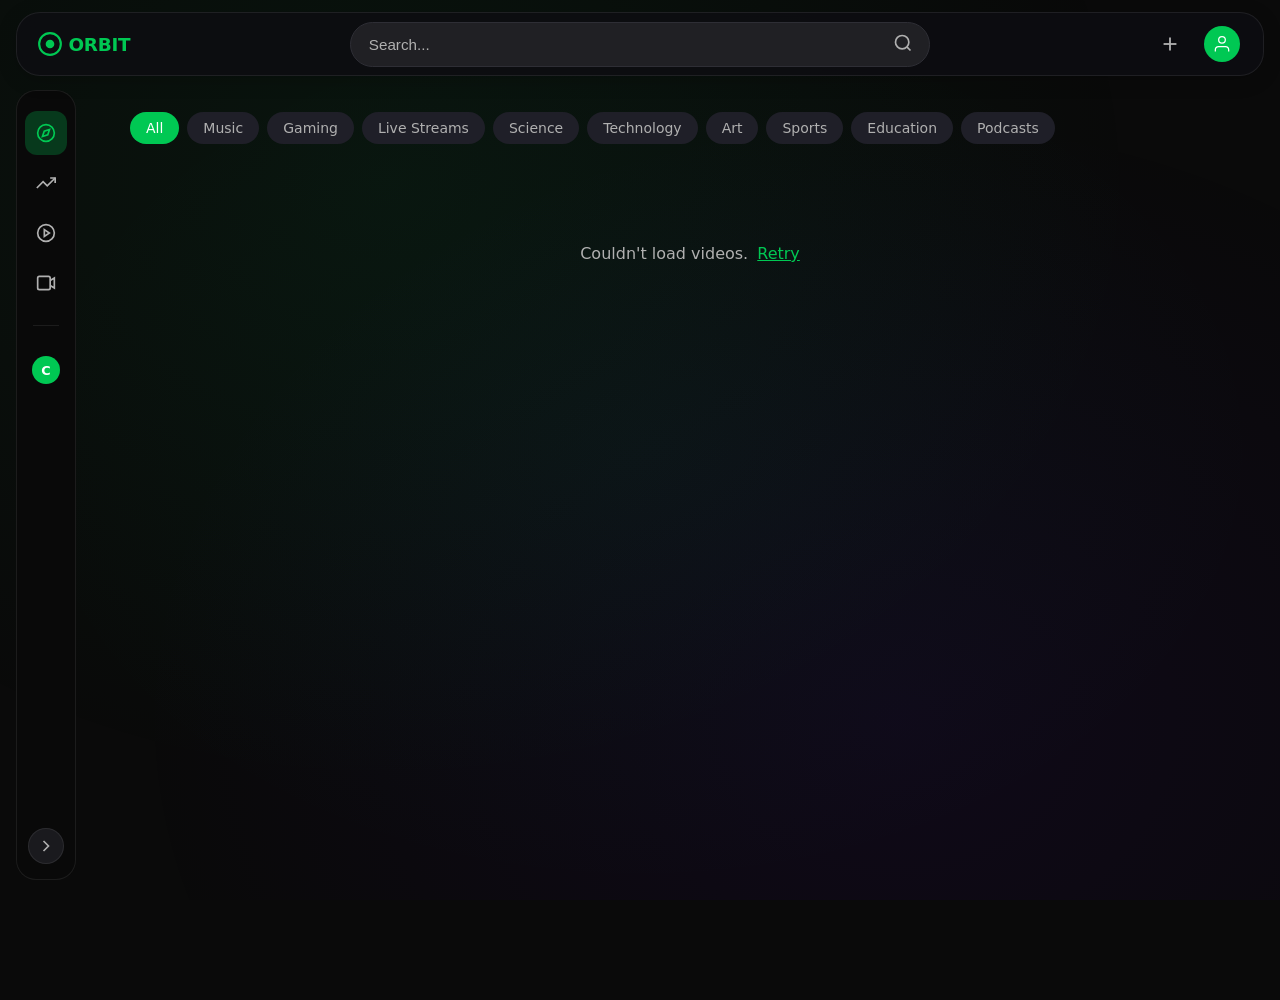
<file: index.html>
<!DOCTYPE html>
<html lang="en" data-theme="dark">
<head>
<meta charset="UTF-8">
<meta name="viewport" content="width=device-width, initial-scale=1.0">
<title>ORBIT — Explore the Universe of Video</title>
<link rel="stylesheet" href="css/main.css">
<link rel="stylesheet" href="css/popups.css">
<link rel="stylesheet" href="css/video-grid.css">
</head>
<body>

<header class="header">
  <div class="header__inner">
    <a href="index.html" class="header__logo">
      <div class="header__logo-fallback">
        <svg width="26" height="26" viewBox="0 0 24 24" fill="none" stroke="currentColor" stroke-width="2"><circle cx="12" cy="12" r="10"/><circle cx="12" cy="12" r="3" fill="currentColor"/></svg>
        <span>ORBIT</span>
      </div>
    </a>
    <div class="header__search">
      <form action="search.html" method="get" style="display:flex;flex:1;align-items:center;">
        <input type="text" name="q" class="header__search-input" placeholder="Search..." autocomplete="off">
        <button type="submit" class="header__search-btn" aria-label="Search">
          <svg width="20" height="20" viewBox="0 0 24 24" fill="none" stroke="currentColor" stroke-width="2"><circle cx="11" cy="11" r="8"/><line x1="21" y1="21" x2="16.65" y2="16.65"/></svg>
        </button>
      </form>
    </div>
    <div class="header__actions">
      <div class="create-container">
        <button class="header__create-btn" id="createBtn" aria-label="Create">
          <svg width="22" height="22" viewBox="0 0 24 24" fill="none" stroke="currentColor" stroke-width="2"><line x1="12" y1="5" x2="12" y2="19"/><line x1="5" y1="12" x2="19" y2="12"/></svg>
        </button>
        <div class="create-dropdown" id="createDropdown">
          <div class="dropdown__section">
            <button class="dropdown__item" data-popup="channelPopup">Create Channel</button>
            <button class="dropdown__item" data-popup="uploadPopup">Upload Video</button>
          </div>
        </div>
      </div>
      <button class="header__profile-btn" id="profileBtn" aria-label="Profile">
        <div class="header__profile-avatar" id="profileAvatar">
          <svg width="20" height="20" viewBox="0 0 24 24" fill="none" stroke="currentColor" stroke-width="1.5"><path d="M20 21v-2a4 4 0 0 0-4-4H8a4 4 0 0 0-4 4v2"/><circle cx="12" cy="7" r="4"/></svg>
        </div>
      </button>
      <div class="dropdown" id="profileDropdown"></div>
    </div>
  </div>
</header>

<aside class="sidebar sidebar--collapsed" id="sidebar">
  <nav class="sidebar__nav">
    <a href="index.html" class="sidebar__item sidebar__item--active">
      <svg width="20" height="20" viewBox="0 0 24 24" fill="none" stroke="currentColor" stroke-width="2"><circle cx="12" cy="12" r="10"/><polygon points="16.24 7.76 14.12 14.12 7.76 16.24 9.88 9.88 16.24 7.76"/></svg>
      <span>Explore</span>
    </a>
    <a href="trending.html" class="sidebar__item">
      <svg width="20" height="20" viewBox="0 0 24 24" fill="none" stroke="currentColor" stroke-width="2"><polyline points="23 6 13.5 15.5 8.5 10.5 1 18"/><polyline points="17 6 23 6 23 12"/></svg>
      <span>Trending</span>
    </a>
    <a href="lives.html" class="sidebar__item">
      <svg width="20" height="20" viewBox="0 0 24 24" fill="none" stroke="currentColor" stroke-width="2"><circle cx="12" cy="12" r="10"/><polygon points="10 8 16 12 10 16 10 8"/></svg>
      <span>Live</span>
    </a>
    <a href="dashboard.html" class="sidebar__item">
      <svg width="20" height="20" viewBox="0 0 24 24" fill="none" stroke="currentColor" stroke-width="2"><rect x="2" y="4" width="15" height="16" rx="2"/><path d="M17 9l5-3v12l-5-3"/></svg>
      <span>Dashboard</span>
    </a>
  </nav>
  <div class="sidebar__divider"></div>
  <div class="sidebar__channels-title">Subscriptions</div>
  <a href="channel.html" class="sidebar__channel"><div class="sidebar__channel-avatar" style="background:#00c853;">C</div><span>Channel Name</span></a>
  <a href="channel.html" class="sidebar__channel hidden-channel" style="display:none;"><div class="sidebar__channel-avatar" style="background:#ff3b30;">M</div><span>Music Lounge</span></a>
  <a href="channel.html" class="sidebar__channel hidden-channel" style="display:none;"><div class="sidebar__channel-avatar" style="background:#6495ed;">S</div><span>Space Today</span></a>
  <button class="sidebar__show-more" id="showMoreChannels">Show more</button>
  <button class="sidebar-toggle" id="sidebarToggle" aria-label="Toggle sidebar">
    <svg width="20" height="20" viewBox="0 0 24 24" fill="none" stroke="currentColor" stroke-width="2"><polyline points="15 18 9 12 15 6"/></svg>
  </button>
</aside>

<main class="main-content" id="mainContent">
  <div class="category-pills" id="categoryPills">
    <button class="category-pill category-pill--active" data-category-id="">All</button>
    <button class="category-pill" data-category-id="1">Music</button>
    <button class="category-pill" data-category-id="2">Gaming</button>
    <button class="category-pill" data-category-id="3">Live Streams</button>
    <button class="category-pill" data-category-id="4">Science</button>
    <button class="category-pill" data-category-id="5">Technology</button>
    <button class="category-pill" data-category-id="6">Art</button>
    <button class="category-pill" data-category-id="7">Sports</button>
    <button class="category-pill" data-category-id="8">Education</button>
    <button class="category-pill" data-category-id="9">Podcasts</button>
  </div>

  <div class="video-grid" id="videoGrid"></div>
  <p class="video-grid-empty" id="videoGridEmpty" hidden>No videos found.</p>
  <p class="video-grid-error" id="videoGridError" hidden>Couldn't load videos. <button class="btn--link" id="videoGridRetry" type="button">Retry</button></p>
  <div id="videoGridSentinel" class="video-grid-sentinel" aria-hidden="true"></div>
</main>

<div class="overlay" id="overlay"></div>
<div class="toast-container" id="toastContainer"></div>
<script src="js/config.js"></script>
<script src="js/core.js"></script>
<script src="js/dropdown.js"></script>
<script src="js/popups.js"></script>
<script src="js/main.js"></script>
<script src="js/videos-feed.js" defer></script>
<script src="js/channels.js" defer></script>
</body>
</html>
</file>
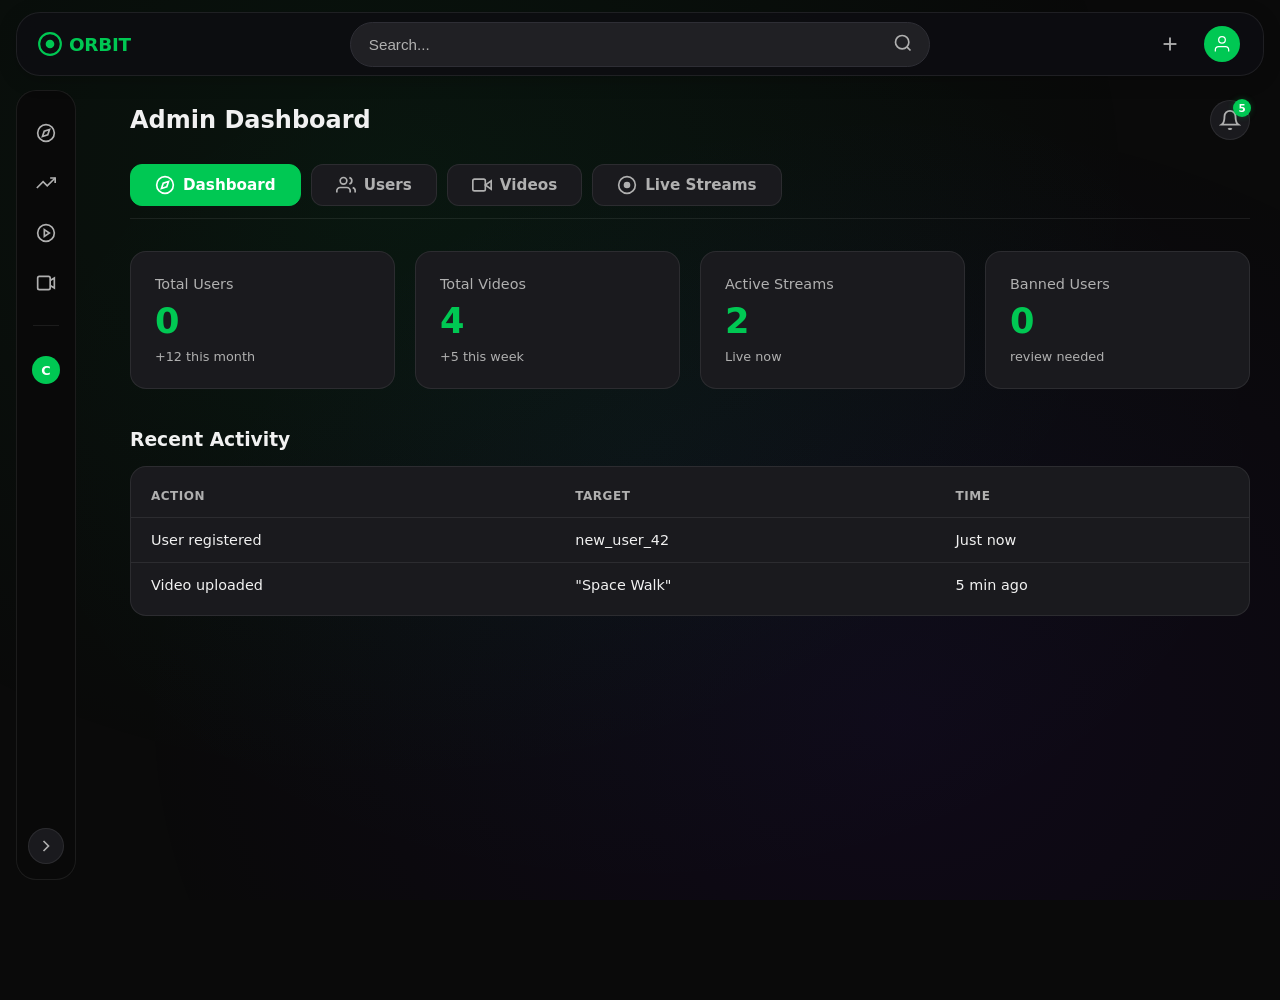
<file: adminpanel.html>
<!DOCTYPE html>
<html lang="en" data-theme="dark">
<head>
<meta charset="UTF-8">
<meta name="viewport" content="width=device-width, initial-scale=1.0">
<title>ORBIT — Admin Panel</title>
<link rel="stylesheet" href="css/main.css">
<link rel="stylesheet" href="css/popups.css">
<link rel="stylesheet" href="css/admin.css">
</head>
<body>

<header class="header">
  <div class="header__inner">
    <a href="index.html" class="header__logo"><div class="header__logo-fallback"><svg width="26" height="26" viewBox="0 0 24 24" fill="none" stroke="currentColor" stroke-width="2"><circle cx="12" cy="12" r="10"/><circle cx="12" cy="12" r="3" fill="currentColor"/></svg><span>ORBIT</span></div></a>
    <div class="header__search">
      <form action="search.html" method="get" style="display:flex;flex:1;align-items:center;">
        <input type="text" name="q" class="header__search-input" placeholder="Search..." autocomplete="off">
        <button type="submit" class="header__search-btn" aria-label="Search"><svg width="20" height="20" viewBox="0 0 24 24" fill="none" stroke="currentColor" stroke-width="2"><circle cx="11" cy="11" r="8"/><line x1="21" y1="21" x2="16.65" y2="16.65"/></svg></button>
      </form>
    </div>
    <div class="header__actions">
      <div class="create-container">
        <button class="header__create-btn" id="createBtn" aria-label="Create"><svg width="22" height="22" viewBox="0 0 24 24" fill="none" stroke="currentColor" stroke-width="2"><line x1="12" y1="5" x2="12" y2="19"/><line x1="5" y1="12" x2="19" y2="12"/></svg></button>
        <div class="create-dropdown" id="createDropdown"><div class="dropdown__section"><button class="dropdown__item" data-popup="channelPopup">Create Channel</button><button class="dropdown__item" data-popup="uploadPopup">Upload Video</button><button class="dropdown__item" data-popup="shortPopup">Upload Short</button><button class="dropdown__item" data-popup="postPopup">Community Post</button></div></div>
      </div>
      <button class="header__profile-btn" id="profileBtn" aria-label="Profile"><div class="header__profile-avatar" id="profileAvatar"><svg width="20" height="20" viewBox="0 0 24 24" fill="none" stroke="currentColor" stroke-width="1.5"><path d="M20 21v-2a4 4 0 0 0-4-4H8a4 4 0 0 0-4 4v2"/><circle cx="12" cy="7" r="4"/></svg></div></button>
      <div class="dropdown" id="profileDropdown"></div>
    </div>
  </div>
</header>

<aside class="sidebar sidebar--collapsed" id="sidebar">
  <nav class="sidebar__nav">
    <a href="index.html" class="sidebar__item"><svg width="20" height="20" viewBox="0 0 24 24" fill="none" stroke="currentColor" stroke-width="2"><circle cx="12" cy="12" r="10"/><polygon points="16.24 7.76 14.12 14.12 7.76 16.24 9.88 9.88 16.24 7.76"/></svg><span>Explore</span></a>
    <a href="trending.html" class="sidebar__item"><svg width="20" height="20" viewBox="0 0 24 24" fill="none" stroke="currentColor" stroke-width="2"><polyline points="23 6 13.5 15.5 8.5 10.5 1 18"/><polyline points="17 6 23 6 23 12"/></svg><span>Trending</span></a>
    <a href="lives.html" class="sidebar__item"><svg width="20" height="20" viewBox="0 0 24 24" fill="none" stroke="currentColor" stroke-width="2"><circle cx="12" cy="12" r="10"/><polygon points="10 8 16 12 10 16 10 8"/></svg><span>Live</span></a>
    <a href="dashboard.html" class="sidebar__item"><svg width="20" height="20" viewBox="0 0 24 24" fill="none" stroke="currentColor" stroke-width="2"><rect x="2" y="4" width="15" height="16" rx="2"/><path d="M17 9l5-3v12l-5-3"/></svg><span>Dashboard</span></a>
  </nav>
  <div class="sidebar__divider"></div>
  <div class="sidebar__channels-title">Subscriptions</div>
  <a href="channel.html" class="sidebar__channel"><div class="sidebar__channel-avatar" style="background:#00c853;">C</div><span>Channel Name</span></a>
  <a href="channel.html" class="sidebar__channel hidden-channel" style="display:none;"><div class="sidebar__channel-avatar" style="background:#ff3b30;">M</div><span>Music Lounge</span></a>
  <a href="channel.html" class="sidebar__channel hidden-channel" style="display:none;"><div class="sidebar__channel-avatar" style="background:#6495ed;">S</div><span>Space Today</span></a>
  <button class="sidebar__show-more" id="showMoreChannels">Show more</button>
  <button class="sidebar-toggle" id="sidebarToggle" aria-label="Toggle sidebar"><svg width="20" height="20" viewBox="0 0 24 24" fill="none" stroke="currentColor" stroke-width="2"><polyline points="15 18 9 12 15 6"/></svg></button>
</aside>

<main class="admin-panel">
  <div class="admin-header">
    <h2>Admin Dashboard</h2>
    <div class="admin-notif-btn" id="adminNotifBtn">
      <svg width="22" height="22" viewBox="0 0 24 24" fill="none" stroke="currentColor" stroke-width="2"><path d="M18 8A6 6 0 0 0 6 8c0 7-3 9-3 9h18s-3-2-3-9"/><path d="M13.73 21a2 2 0 0 1-3.46 0"/></svg>
      <span class="notif-badge" id="notifBadge">0</span>
      <div class="notif-dropdown" id="notifDropdown">
        <div style="padding:8px 12px; font-weight:700; border-bottom:1px solid var(--border-color);">Notifications</div>
        <div id="notifList"></div>
        <div style="padding:8px 12px; text-align:center; font-size:0.8rem; color:var(--accent);">View all</div>
      </div>
    </div>
  </div>

  <nav class="admin-nav">
    <button class="admin-nav-item active" data-section="dashboard"><svg width="20" height="20" viewBox="0 0 24 24" fill="none" stroke="currentColor" stroke-width="2"><circle cx="12" cy="12" r="10"/><polygon points="16.24 7.76 14.12 14.12 7.76 16.24 9.88 9.88 16.24 7.76"/></svg>Dashboard</button>
    <button class="admin-nav-item" data-section="users"><svg width="20" height="20" viewBox="0 0 24 24" fill="none" stroke="currentColor" stroke-width="2"><path d="M17 21v-2a4 4 0 0 0-4-4H5a4 4 0 0 0-4 4v2"/><circle cx="9" cy="7" r="4"/><path d="M23 21v-2a4 4 0 0 0-3-3.87"/><path d="M16 3.13a4 4 0 0 1 0 7.75"/></svg>Users</button>
    <button class="admin-nav-item" data-section="videos"><svg width="20" height="20" viewBox="0 0 24 24" fill="none" stroke="currentColor" stroke-width="2"><polygon points="23 7 16 12 23 17 23 7"/><rect x="1" y="5" width="15" height="14" rx="2" ry="2"/></svg>Videos</button>
    <button class="admin-nav-item" data-section="live"><svg width="20" height="20" viewBox="0 0 24 24" fill="none" stroke="currentColor" stroke-width="2"><circle cx="12" cy="12" r="10"/><circle cx="12" cy="12" r="3" fill="currentColor"/></svg>Live Streams</button>
  </nav>

  <div id="adminSections">
    <section class="admin-section active" id="section-dashboard">
      <div class="stats-grid">
        <div class="stat-card"><span class="stat-label">Total Users</span><span class="stat-value" id="totalUsers">0</span><span class="stat-change">+12 this month</span></div>
        <div class="stat-card"><span class="stat-label">Total Videos</span><span class="stat-value" id="totalVideos">0</span><span class="stat-change">+5 this week</span></div>
        <div class="stat-card"><span class="stat-label">Active Streams</span><span class="stat-value">2</span><span class="stat-change">Live now</span></div>
        <div class="stat-card"><span class="stat-label">Banned Users</span><span class="stat-value" id="bannedCount">0</span><span class="stat-change">review needed</span></div>
      </div>
      <h3 style="margin-bottom:16px;">Recent Activity</h3>
      <div class="table-container"><table><thead><tr><th>Action</th><th>Target</th><th>Time</th></tr></thead><tbody id="recentActivity"></tbody></table></div>
    </section>

    <section class="admin-section" id="section-users">
      <div class="admin-search">
        <input type="text" class="admin-search-input" id="userSearch" placeholder="Search users...">
        <select class="filter-select" id="userRoleFilter"><option value="all">All Roles</option><option value="user">User</option><option value="admin">Admin</option></select>
        <select class="filter-select" id="userStatusFilter"><option value="all">All Status</option><option value="active">Active</option><option value="banned">Banned</option></select>
      </div>
      <div id="resultsCount" style="margin: 8px 0; color: var(--text-secondary); font-size: 0.9rem;"></div>
      <div class="table-container"><table><thead><tr><th>ID</th><th>Username</th><th>Email</th><th>Role</th><th>Status</th><th>Streaming</th><th>Joined</th><th>Actions</th></tr></thead><tbody id="userTableBody"></tbody></table></div>
      <div id="pagination" style="margin-top: 16px; display: flex; justify-content: center; gap: 8px;"></div>
    </section>

    <section class="admin-section" id="section-videos">
      <div class="admin-search">
        <input type="text" class="admin-search-input" id="videoSearch" placeholder="Search videos...">
        <select class="filter-select" id="videoStatusFilter"><option value="all">All</option><option value="public">Public</option><option value="unlisted">Unlisted</option><option value="private">Private</option></select>
      </div>
      <div class="table-container"><table><thead><tr><th>ID</th><th>Title</th><th>Channel</th><th>Views</th><th>Uploaded</th><th>Status</th><th>Actions</th></tr></thead><tbody id="videoTableBody"></tbody></table></div>
    </section>

    <section class="admin-section" id="section-live">
      <div class="admin-search"><input type="text" class="admin-search-input" id="liveSearch" placeholder="Search live streams..."></div>
      <div class="table-container"><table><thead><tr><th>ID</th><th>Title</th><th>Streamer</th><th>Viewers</th><th>Uptime</th><th>Restriction</th><th>Actions</th></tr></thead><tbody id="liveTableBody"></tbody></table></div>
    </section>
  </div>
  <div id="toastContainer" style="position:fixed; bottom:24px; right:24px; z-index:10000; display:flex; flex-direction:column; gap:8px;"></div>
</main>

<!-- Modals -->
<div class="modal-overlay" id="banModalOverlay"><div class="modal"><h3>🚫 Ban User</h3><form id="banForm"><div class="form-group"><label>User</label><input type="text" id="banUsername" readonly class="admin-search-input"></div><div class="form-group"><label>Duration (days)</label><input type="number" id="banDuration" class="admin-search-input" placeholder="Leave empty for permanent"></div><div class="checkbox-group"><input type="checkbox" id="banPermanent"><label for="banPermanent">Permanent ban</label></div><div class="modal-actions"><button type="button" class="btn-secondary" id="closeBanModal">Cancel</button><button type="submit" class="btn-danger">Ban</button></div></form></div></div>

<div class="modal-overlay" id="editUserModalOverlay"><div class="modal"><h3>✏️ Edit User</h3><form id="editUserForm"><input type="hidden" id="editUserId"><div class="form-group"><label>Username</label><input type="text" id="editUsername" class="admin-search-input" required></div><div class="form-group"><label>Email</label><input type="email" id="editEmail" class="admin-search-input" required></div><div class="form-group"><label>Role</label><select id="editRole" class="filter-select" style="width:100%;"><option value="user">User</option><option value="admin">Admin</option></select></div><div class="form-group"><label>Status</label><select id="editStatus" class="filter-select" style="width:100%;"><option value="active">Active</option><option value="banned">Banned</option></select></div><div class="form-group"><label>Channel Name</label><input type="text" id="editChannel" class="admin-search-input"></div><div class="form-group"><label>Handle</label><input type="text" id="editHandle" class="admin-search-input"></div><div class="form-group"><label>Bio</label><textarea id="editBio" rows="2"></textarea></div><div class="modal-actions"><button type="button" class="btn-secondary" id="closeEditUserModal">Cancel</button><button type="submit" class="btn btn--primary">Save</button></div></form></div></div>

<div class="modal-overlay" id="editVideoModalOverlay"><div class="modal"><h3>📹 Edit Video</h3><form id="editVideoForm"><input type="hidden" id="editVideoId"><div class="form-group"><label>Title</label><input type="text" id="editVideoTitle" class="admin-search-input" required></div><div class="form-group"><label>Channel</label><input type="text" id="editVideoChannel" class="admin-search-input" required></div><div class="form-group"><label>Visibility</label><select id="editVideoStatus" class="filter-select" style="width:100%;"><option value="public">Public</option><option value="unlisted">Unlisted</option><option value="private">Private</option></select></div><div class="modal-actions"><button type="button" class="btn-secondary" id="closeEditVideoModal">Cancel</button><button type="submit" class="btn btn--primary">Save</button></div></form></div></div>

<div class="modal-overlay" id="copyrightModalOverlay"><div class="modal"><h3>⚠️ Video Copyright</h3><form id="copyrightForm"><input type="hidden" id="copyrightVideoId"><div class="form-group"><label>Video</label><input type="text" id="copyrightVideoTitle" readonly class="admin-search-input"></div><div class="form-group"><label>Copyright Type</label><select id="copyrightType" class="filter-select" style="width:100%;"><option value="no-copyright">No Copyright</option><option value="copyright-free">Copyright Free</option><option value="copyright-income">Copyright Income</option><option value="copyright-remove">Copyright Remove</option></select></div><div class="form-group"><label>Description</label><textarea id="copyrightDescription" rows="3" placeholder="Explain..."></textarea></div><div class="modal-actions"><button type="button" class="btn-secondary" id="closeCopyrightModal">Cancel</button><button type="submit" class="btn-danger">Submit Claim</button></div></form></div></div>

<div class="modal-overlay" id="editLiveModalOverlay"><div class="modal"><h3>🔴 Edit Stream</h3><form id="editLiveForm"><input type="hidden" id="editLiveId"><div class="form-group"><label>Title</label><input type="text" id="editLiveTitle" class="admin-search-input" required></div><div class="form-group"><label>Streamer</label><input type="text" id="editLiveStreamer" class="admin-search-input" required></div><div class="checkbox-group"><input type="checkbox" id="editLiveAgeRestricted"><label for="editLiveAgeRestricted">Age Restrict</label></div><div class="checkbox-group"><input type="checkbox" id="editLiveChatEnabled"><label for="editLiveChatEnabled">Chat Enabled</label></div><div class="modal-actions"><button type="button" class="btn-secondary" id="closeEditLiveModal">Cancel</button><button type="submit" class="btn btn--primary">Save</button></div></form></div></div>

<div class="modal-overlay" id="liveCopyrightModalOverlay"><div class="modal"><h3>⚠️ Live Copyright</h3><form id="liveCopyrightForm"><input type="hidden" id="liveCopyrightStreamId"><div class="form-group"><label>Stream</label><input type="text" id="liveCopyrightStreamTitle" readonly class="admin-search-input"></div><div class="form-group"><label>Copyright Type</label><select id="liveCopyrightType" class="filter-select" style="width:100%;"><option value="no-copyright">No Copyright</option><option value="copyright-free">Copyright Free</option><option value="copyright-income">Copyright Income</option><option value="copyright-remove">Copyright Remove</option></select></div><div class="form-group"><label>Description</label><textarea id="liveCopyrightDescription" rows="3" placeholder="Explain..."></textarea></div><div class="modal-actions"><button type="button" class="btn-secondary" id="closeLiveCopyrightModal">Cancel</button><button type="submit" class="btn-danger">Submit Claim</button></div></form></div></div>

<div class="modal-overlay" id="messageModalOverlay"><div class="modal"><h3>💬 Private Message</h3><form id="messageForm"><input type="hidden" id="messageStreamId"><div class="form-group"><label>Stream</label><input type="text" id="messageStreamTitle" readonly class="admin-search-input"></div><div class="form-group"><label>Message</label><textarea id="messageText" rows="3" placeholder="Type your message..." required></textarea></div><div class="modal-actions"><button type="button" class="btn-secondary" id="closeMessageModal">Cancel</button><button type="submit" class="btn btn--primary">Send</button></div></form></div></div>

<div class="overlay" id="overlay"></div>
<script src="js/config.js"></script>
<script src="js/core.js"></script>
<script src="js/dropdown.js"></script>
<script src="js/popups.js"></script>
<script src="js/admin.js"></script>
<script src="js/channels.js" defer></script>
</body>
</html>
</file>
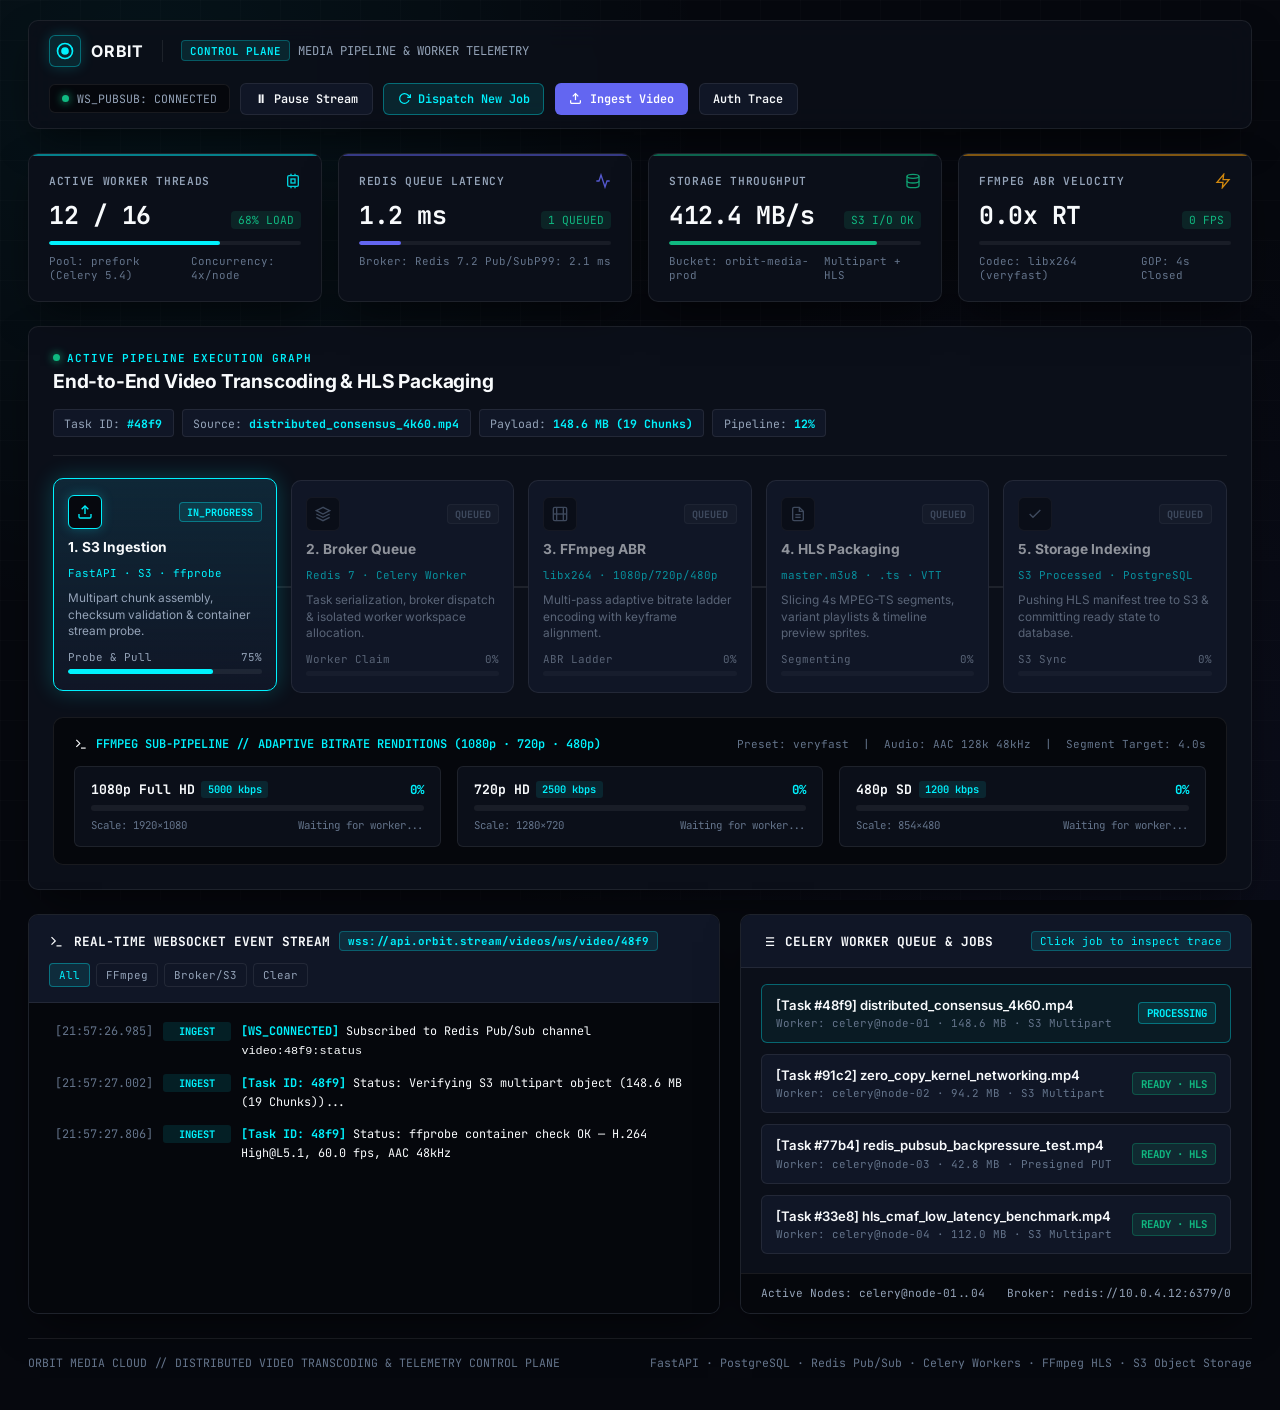
<file: dashboard.html>
<!DOCTYPE html>
<html lang="en" data-theme="dark">
<head>
  <meta charset="UTF-8">
  <meta name="viewport" content="width=device-width, initial-scale=1.0">
  <meta name="description" content="Orbit System Control Dashboard — Real-time video ingestion, Redis broker telemetry, Celery worker states, and FFmpeg HLS transcoding pipeline.">
  <title>ORBIT — System Control &amp; Pipeline Dashboard</title>

  <!-- Typography: Inter & JetBrains Mono -->
  <link rel="preconnect" href="https://fonts.googleapis.com">
  <link rel="preconnect" href="https://fonts.gstatic.com" crossorigin>
  <link href="https://fonts.googleapis.com/css2?family=Inter:wght@400;500;600;700&family=JetBrains+Mono:wght@400;500;600;700&display=swap" rel="stylesheet">

  <!-- System Control Dashboard Stylesheet -->
  <link rel="stylesheet" href="css/dashboard.css">
</head>
<body>

  <!-- Subtle Technical Grid Backdrop -->
  <div class="sys-grid-backdrop" aria-hidden="true"></div>

  <div class="sys-shell">

    <!-- ================================================================
         TOP OPERATIONAL COMMAND HEADER
         ================================================================ -->
    <header class="sys-topbar">
      <div class="sys-topbar__left">
        <a href="index.html" class="sys-brand" aria-label="Orbit Home">
          <div class="sys-brand__logo">
            <svg width="18" height="18" viewBox="0 0 24 24" fill="none" stroke="currentColor" stroke-width="2.2" stroke-linecap="round" stroke-linejoin="round">
              <circle cx="12" cy="12" r="10"></circle>
              <circle cx="12" cy="12" r="4" fill="currentColor"></circle>
            </svg>
          </div>
          <span>ORBIT</span>
        </a>
        <div class="sys-divider" aria-hidden="true"></div>
        <div class="sys-plane-title">
          <span class="sys-plane-badge">CONTROL PLANE</span>
          <span>MEDIA PIPELINE &amp; WORKER TELEMETRY</span>
        </div>
      </div>

      <div class="sys-topbar__right">
        <div class="ws-connection-pill" title="Simulated / Live FastAPI WebSocket Pub/Sub Stream">
          <span class="ws-dot" id="wsHeaderDot"></span>
          <span id="wsHeaderStatus">WS_PUBSUB: CONNECTED</span>
        </div>

        <button type="button" class="sys-btn" id="btnToggleSim" title="Pause or resume real-time simulation">
          <span id="btnToggleSimLabel">⏸ Pause Stream</span>
        </button>

        <button type="button" class="sys-btn sys-btn--neon" id="btnReplayJob" title="Trigger a fresh simulated video transcoding job">
          <svg width="13" height="13" viewBox="0 0 24 24" fill="none" stroke="currentColor" stroke-width="2.3">
            <polyline points="23 4 23 10 17 10"></polyline>
            <path d="M20.49 15a9 9 0 1 1-2.12-9.36L23 10"></path>
          </svg>
          <span>Dispatch New Job</span>
        </button>

        <a href="upload.html" class="sys-btn sys-btn--primary">
          <svg width="13" height="13" viewBox="0 0 24 24" fill="none" stroke="currentColor" stroke-width="2.3">
            <path d="M21 15v4a2 2 0 0 1-2 2H5a2 2 0 0 1-2-2v-4"></path>
            <polyline points="17 8 12 3 7 8"></polyline>
            <line x1="12" y1="3" x2="12" y2="15"></line>
          </svg>
          <span>Ingest Video</span>
        </a>

        <a href="login.html" class="sys-btn" title="View Authentication Architecture Trace">
          <span>Auth Trace</span>
        </a>
      </div>
    </header>

    <!-- ================================================================
         COMPONENT 3: SYSTEM METRICS OVERVIEW (4-CARD TELEMETRY GRID)
         ================================================================ -->
    <section class="metrics-grid" aria-label="System Metrics Overview">

      <!-- Metric 1: Active Worker Threads -->
      <article class="metric-card">
        <div class="metric-card__top">
          <span class="metric-card__label">Active Worker Threads</span>
          <svg class="metric-card__icon" width="16" height="16" viewBox="0 0 24 24" fill="none" stroke="currentColor" stroke-width="2">
            <rect x="4" y="4" width="16" height="16" rx="2" ry="2"></rect>
            <rect x="9" y="9" width="6" height="6"></rect>
            <line x1="9" y1="1" x2="9" y2="4"></line>
            <line x1="15" y1="1" x2="15" y2="4"></line>
            <line x1="9" y1="20" x2="9" y2="23"></line>
            <line x1="15" y1="20" x2="15" y2="23"></line>
          </svg>
        </div>
        <div class="metric-card__value-row">
          <span class="metric-card__value" id="metricWorkers">12 / 16</span>
          <span class="metric-card__delta" id="metricWorkersLoad">75% LOAD</span>
        </div>
        <div class="metric-card__bar">
          <div class="metric-card__bar-fill" id="metricWorkersBar" style="width: 75%;"></div>
        </div>
        <div class="metric-card__meta">
          <span>Pool: prefork (Celery 5.4)</span>
          <span>Concurrency: 4x/node</span>
        </div>
      </article>

      <!-- Metric 2: Redis Queue Latency -->
      <article class="metric-card metric-card--indigo">
        <div class="metric-card__top">
          <span class="metric-card__label">Redis Queue Latency</span>
          <svg class="metric-card__icon" width="16" height="16" viewBox="0 0 24 24" fill="none" stroke="currentColor" stroke-width="2">
            <polyline points="22 12 18 12 15 21 9 3 6 12 2 12"></polyline>
          </svg>
        </div>
        <div class="metric-card__value-row">
          <span class="metric-card__value" id="metricRedisLatency">1.4 ms</span>
          <span class="metric-card__delta" id="metricQueueDepth">0 BACKLOG</span>
        </div>
        <div class="metric-card__bar">
          <div class="metric-card__bar-fill" id="metricRedisBar" style="width: 18%;"></div>
        </div>
        <div class="metric-card__meta">
          <span>Broker: Redis 7.2 Pub/Sub</span>
          <span>P99: 2.1 ms</span>
        </div>
      </article>

      <!-- Metric 3: Storage Throughput -->
      <article class="metric-card metric-card--emerald">
        <div class="metric-card__top">
          <span class="metric-card__label">Storage Throughput</span>
          <svg class="metric-card__icon" width="16" height="16" viewBox="0 0 24 24" fill="none" stroke="currentColor" stroke-width="2">
            <ellipse cx="12" cy="5" rx="9" ry="3"></ellipse>
            <path d="M21 12c0 1.66-4 3-9 3s-9-1.34-9-3"></path>
            <path d="M3 5v14c0 1.66 4 3 9 3s9-1.34 9-3V5"></path>
          </svg>
        </div>
        <div class="metric-card__value-row">
          <span class="metric-card__value" id="metricThroughput">348.2 MB/s</span>
          <span class="metric-card__delta">S3 I/O OK</span>
        </div>
        <div class="metric-card__bar">
          <div class="metric-card__bar-fill" id="metricThroughputBar" style="width: 68%;"></div>
        </div>
        <div class="metric-card__meta">
          <span>Bucket: orbit-media-prod</span>
          <span>Multipart + HLS</span>
        </div>
      </article>

      <!-- Metric 4: FFmpeg Encoding Speed -->
      <article class="metric-card metric-card--amber">
        <div class="metric-card__top">
          <span class="metric-card__label">FFmpeg ABR Velocity</span>
          <svg class="metric-card__icon" width="16" height="16" viewBox="0 0 24 24" fill="none" stroke="currentColor" stroke-width="2">
            <polygon points="13 2 3 14 12 14 11 22 21 10 12 10 13 2"></polygon>
          </svg>
        </div>
        <div class="metric-card__value-row">
          <span class="metric-card__value" id="metricFpsSpeed">3.6x RT</span>
          <span class="metric-card__delta" id="metricFpsValue">216 FPS</span>
        </div>
        <div class="metric-card__bar">
          <div class="metric-card__bar-fill" id="metricFpsBar" style="width: 82%;"></div>
        </div>
        <div class="metric-card__meta">
          <span>Codec: libx264 (veryfast)</span>
          <span>GOP: 4s Closed</span>
        </div>
      </article>

    </section>

    <!-- ================================================================
         COMPONENT 1: ACTIVE PIPELINE MONITOR (END-TO-END NODE GRAPH)
         ================================================================ -->
    <section class="pipeline-monitor-panel" aria-labelledby="pipelineMonitorHeading">
      <div class="panel-header">
        <div class="panel-header__title-group">
          <div class="panel-eyebrow">
            <span class="ws-dot"></span>
            <span>ACTIVE PIPELINE EXECUTION GRAPH</span>
          </div>
          <h1 class="panel-title" id="pipelineMonitorHeading">End-to-End Video Transcoding &amp; HLS Packaging</h1>
        </div>

        <div class="job-context-pills">
          <span class="job-pill">Task ID: <strong id="activeTaskId">#48f9</strong></span>
          <span class="job-pill">Source: <strong id="activeSourceFile">distributed_consensus_4k60.mp4</strong></span>
          <span class="job-pill">Payload: <strong id="activePayloadSize">148.6 MB (19 Chunks)</strong></span>
          <span class="job-pill">Pipeline: <strong id="activeOverallPct">0%</strong></span>
        </div>
      </div>

      <!-- 5-Stage Node Graph -->
      <div class="node-graph" role="list" aria-label="Video processing stages">
        <div class="node-graph__bus" aria-hidden="true">
          <div class="node-graph__bus-progress" id="nodeBusProgress"></div>
        </div>

        <!-- Stage 1: Ingestion -->
        <div class="stage-node is-queued" id="stage-ingest" role="listitem">
          <div class="stage-node__top">
            <div class="stage-node__icon">
              <svg width="16" height="16" viewBox="0 0 24 24" fill="none" stroke="currentColor" stroke-width="2">
                <path d="M21 15v4a2 2 0 0 1-2 2H5a2 2 0 0 1-2-2v-4"></path>
                <polyline points="17 8 12 3 7 8"></polyline>
                <line x1="12" y1="3" x2="12" y2="15"></line>
              </svg>
            </div>
            <span class="stage-node__badge" id="badge-ingest">QUEUED</span>
          </div>
          <div class="stage-node__title">1. S3 Ingestion</div>
          <div class="stage-node__service">FastAPI · S3 · ffprobe</div>
          <p class="stage-node__desc">Multipart chunk assembly, checksum validation &amp; container stream probe.</p>
          <div class="stage-node__progress-wrap">
            <div class="stage-node__progress-meta">
              <span>Probe &amp; Pull</span>
              <span id="pct-ingest">0%</span>
            </div>
            <div class="stage-node__progress-track">
              <div class="stage-node__progress-fill" id="bar-ingest"></div>
            </div>
          </div>
        </div>

        <!-- Stage 2: Queue -->
        <div class="stage-node is-queued" id="stage-queue" role="listitem">
          <div class="stage-node__top">
            <div class="stage-node__icon">
              <svg width="16" height="16" viewBox="0 0 24 24" fill="none" stroke="currentColor" stroke-width="2">
                <polygon points="12 2 2 7 12 12 22 7 12 2"></polygon>
                <polyline points="2 17 12 22 22 17"></polyline>
                <polyline points="2 12 12 17 22 12"></polyline>
              </svg>
            </div>
            <span class="stage-node__badge" id="badge-queue">QUEUED</span>
          </div>
          <div class="stage-node__title">2. Broker Queue</div>
          <div class="stage-node__service">Redis 7 · Celery Worker</div>
          <p class="stage-node__desc">Task serialization, broker dispatch &amp; isolated worker workspace allocation.</p>
          <div class="stage-node__progress-wrap">
            <div class="stage-node__progress-meta">
              <span>Worker Claim</span>
              <span id="pct-queue">0%</span>
            </div>
            <div class="stage-node__progress-track">
              <div class="stage-node__progress-fill" id="bar-queue"></div>
            </div>
          </div>
        </div>

        <!-- Stage 3: FFmpeg Transcoding -->
        <div class="stage-node is-queued" id="stage-transcode" role="listitem">
          <div class="stage-node__top">
            <div class="stage-node__icon">
              <svg width="16" height="16" viewBox="0 0 24 24" fill="none" stroke="currentColor" stroke-width="2">
                <rect x="2" y="2" width="20" height="20" rx="2.18" ry="2.18"></rect>
                <line x1="7" y1="2" x2="7" y2="22"></line>
                <line x1="17" y1="2" x2="17" y2="22"></line>
                <line x1="2" y1="12" x2="22" y2="12"></line>
              </svg>
            </div>
            <span class="stage-node__badge" id="badge-transcode">QUEUED</span>
          </div>
          <div class="stage-node__title">3. FFmpeg ABR</div>
          <div class="stage-node__service">libx264 · 1080p/720p/480p</div>
          <p class="stage-node__desc">Multi-pass adaptive bitrate ladder encoding with keyframe alignment.</p>
          <div class="stage-node__progress-wrap">
            <div class="stage-node__progress-meta">
              <span>ABR Ladder</span>
              <span id="pct-transcode">0%</span>
            </div>
            <div class="stage-node__progress-track">
              <div class="stage-node__progress-fill" id="bar-transcode"></div>
            </div>
          </div>
        </div>

        <!-- Stage 4: HLS Segmenting -->
        <div class="stage-node is-queued" id="stage-hls" role="listitem">
          <div class="stage-node__top">
            <div class="stage-node__icon">
              <svg width="16" height="16" viewBox="0 0 24 24" fill="none" stroke="currentColor" stroke-width="2">
                <path d="M14 2H6a2 2 0 0 0-2 2v16a2 2 0 0 0 2 2h12a2 2 0 0 0 2-2V8z"></path>
                <polyline points="14 2 14 8 20 8"></polyline>
                <line x1="16" y1="13" x2="8" y2="13"></line>
                <line x1="16" y1="17" x2="8" y2="17"></line>
              </svg>
            </div>
            <span class="stage-node__badge" id="badge-hls">QUEUED</span>
          </div>
          <div class="stage-node__title">4. HLS Packaging</div>
          <div class="stage-node__service">master.m3u8 · .ts · VTT</div>
          <p class="stage-node__desc">Slicing 4s MPEG-TS segments, variant playlists &amp; timeline preview sprites.</p>
          <div class="stage-node__progress-wrap">
            <div class="stage-node__progress-meta">
              <span>Segmenting</span>
              <span id="pct-hls">0%</span>
            </div>
            <div class="stage-node__progress-track">
              <div class="stage-node__progress-fill" id="bar-hls"></div>
            </div>
          </div>
        </div>

        <!-- Stage 5: Storage Indexing -->
        <div class="stage-node is-queued" id="stage-index" role="listitem">
          <div class="stage-node__top">
            <div class="stage-node__icon">
              <svg width="16" height="16" viewBox="0 0 24 24" fill="none" stroke="currentColor" stroke-width="2">
                <polyline points="20 6 9 17 4 12"></polyline>
              </svg>
            </div>
            <span class="stage-node__badge" id="badge-index">QUEUED</span>
          </div>
          <div class="stage-node__title">5. Storage Indexing</div>
          <div class="stage-node__service">S3 Processed · PostgreSQL</div>
          <p class="stage-node__desc">Pushing HLS manifest tree to S3 &amp; committing ready state to database.</p>
          <div class="stage-node__progress-wrap">
            <div class="stage-node__progress-meta">
              <span>S3 Sync</span>
              <span id="pct-index">0%</span>
            </div>
            <div class="stage-node__progress-track">
              <div class="stage-node__progress-fill" id="bar-index"></div>
            </div>
          </div>
        </div>
      </div>

      <!-- Multi-Resolution FFmpeg Sub-Pipeline Matrix (1080p, 720p, 480p) -->
      <div class="rendition-matrix" aria-label="FFmpeg Multi-Resolution Encoding Matrix">
        <div class="rendition-matrix__header">
          <div class="rendition-matrix__title">
            <svg width="14" height="14" viewBox="0 0 24 24" fill="none" stroke="currentColor" stroke-width="2">
              <polyline points="4 17 10 11 4 5"></polyline>
              <line x1="12" y1="19" x2="20" y2="19"></line>
            </svg>
            <span>FFMPEG SUB-PIPELINE //</span>
            <span>ADAPTIVE BITRATE RENDITIONS (1080p · 720p · 480p)</span>
          </div>
          <div class="rendition-matrix__specs">
            Preset: veryfast &nbsp;|&nbsp; Audio: AAC 128k 48kHz &nbsp;|&nbsp; Segment Target: 4.0s
          </div>
        </div>

        <div class="rendition-grid">
          <!-- 1080p Card -->
          <div class="rendition-card" id="rendition-1080p">
            <div class="rendition-card__top">
              <div class="rendition-name">
                <span>1080p Full HD</span>
                <span class="rendition-tag">5000 kbps</span>
              </div>
              <span class="rendition-pct" id="pct-1080p">0%</span>
            </div>
            <div class="rendition-bar-track">
              <div class="rendition-bar-fill" id="bar-1080p"></div>
            </div>
            <div class="rendition-telemetry">
              <span>Scale: 1920×1080</span>
              <span id="state-1080p">Waiting for worker...</span>
            </div>
          </div>

          <!-- 720p Card -->
          <div class="rendition-card" id="rendition-720p">
            <div class="rendition-card__top">
              <div class="rendition-name">
                <span>720p HD</span>
                <span class="rendition-tag">2500 kbps</span>
              </div>
              <span class="rendition-pct" id="pct-720p">0%</span>
            </div>
            <div class="rendition-bar-track">
              <div class="rendition-bar-fill" id="bar-720p"></div>
            </div>
            <div class="rendition-telemetry">
              <span>Scale: 1280×720</span>
              <span id="state-720p">Waiting for worker...</span>
            </div>
          </div>

          <!-- 480p Card -->
          <div class="rendition-card" id="rendition-480p">
            <div class="rendition-card__top">
              <div class="rendition-name">
                <span>480p SD</span>
                <span class="rendition-tag">1200 kbps</span>
              </div>
              <span class="rendition-pct" id="pct-480p">0%</span>
            </div>
            <div class="rendition-bar-track">
              <div class="rendition-bar-fill" id="bar-480p"></div>
            </div>
            <div class="rendition-telemetry">
              <span>Scale: 854×480</span>
              <span id="state-480p">Waiting for worker...</span>
            </div>
          </div>
        </div>
      </div>

    </section>

    <!-- ================================================================
         LOWER SPLIT GRID: WEBSOCKET EVENT STREAM + CELERY JOB QUEUE
         ================================================================ -->
    <div class="lower-grid">

      <!-- COMPONENT 2: WebSocket Simulation Panel -->
      <section class="ws-terminal-panel" aria-labelledby="wsPanelHeading">
        <div class="ws-terminal-header">
          <div class="ws-terminal-title">
            <svg width="15" height="15" viewBox="0 0 24 24" fill="none" stroke="currentColor" stroke-width="2">
              <polyline points="4 17 10 11 4 5"></polyline>
              <line x1="12" y1="19" x2="20" y2="19"></line>
            </svg>
            <span id="wsPanelHeading">REAL-TIME WEBSOCKET EVENT STREAM</span>
            <span class="ws-endpoint-tag" id="wsChannelTag">wss://api.orbit.stream/videos/ws/video/48f9</span>
          </div>

          <div class="ws-terminal-controls">
            <button type="button" class="ws-filter-btn active" data-ws-filter="all">All</button>
            <button type="button" class="ws-filter-btn" data-ws-filter="FFMPEG">FFmpeg</button>
            <button type="button" class="ws-filter-btn" data-ws-filter="QUEUE">Broker/S3</button>
            <button type="button" class="ws-filter-btn" id="btnClearTerminal">Clear</button>
          </div>
        </div>

        <div class="ws-stream-body" id="wsStreamBody" role="log" aria-live="polite">
          <!-- Dynamically populated by simulated & real WebSocket listener -->
        </div>
      </section>

      <!-- Celery Worker Pool & Selectable Pipeline Jobs -->
      <section class="worker-queue-panel" aria-labelledby="workerQueueHeading">
        <div class="ws-terminal-header">
          <div class="ws-terminal-title">
            <svg width="15" height="15" viewBox="0 0 24 24" fill="none" stroke="currentColor" stroke-width="2">
              <line x1="8" y1="6" x2="21" y2="6"></line>
              <line x1="8" y1="12" x2="21" y2="12"></line>
              <line x1="8" y1="18" x2="21" y2="18"></line>
              <line x1="3" y1="6" x2="3.01" y2="6"></line>
              <line x1="3" y1="12" x2="3.01" y2="12"></line>
              <line x1="3" y1="18" x2="3.01" y2="18"></line>
            </svg>
            <span id="workerQueueHeading">CELERY WORKER QUEUE &amp; JOBS</span>
          </div>
          <span class="ws-endpoint-tag">Click job to inspect trace</span>
        </div>

        <div class="queue-list" id="jobQueueList">
          <div class="job-row is-selected" data-job-id="48f9" data-file="distributed_consensus_4k60.mp4" data-size="148.6 MB (19 Chunks)">
            <div class="job-row__left">
              <span class="job-row__title">[Task #48f9] distributed_consensus_4k60.mp4</span>
              <span class="job-row__meta">Worker: celery@node-01 · 148.6 MB · S3 Multipart</span>
            </div>
            <span class="job-row__status job-row__status--running" id="job-badge-48f9">PROCESSING</span>
          </div>

          <div class="job-row" data-job-id="91c2" data-file="zero_copy_kernel_networking.mp4" data-size="94.2 MB (12 Chunks)">
            <div class="job-row__left">
              <span class="job-row__title">[Task #91c2] zero_copy_kernel_networking.mp4</span>
              <span class="job-row__meta">Worker: celery@node-02 · 94.2 MB · S3 Multipart</span>
            </div>
            <span class="job-row__status job-row__status--ready">READY · HLS</span>
          </div>

          <div class="job-row" data-job-id="77b4" data-file="redis_pubsub_backpressure_test.mp4" data-size="42.8 MB (Single PUT)">
            <div class="job-row__left">
              <span class="job-row__title">[Task #77b4] redis_pubsub_backpressure_test.mp4</span>
              <span class="job-row__meta">Worker: celery@node-03 · 42.8 MB · Presigned PUT</span>
            </div>
            <span class="job-row__status job-row__status--ready">READY · HLS</span>
          </div>

          <div class="job-row" data-job-id="33e8" data-file="hls_cmaf_low_latency_benchmark.mp4" data-size="112.0 MB (14 Chunks)">
            <div class="job-row__left">
              <span class="job-row__title">[Task #33e8] hls_cmaf_low_latency_benchmark.mp4</span>
              <span class="job-row__meta">Worker: celery@node-04 · 112.0 MB · S3 Multipart</span>
            </div>
            <span class="job-row__status job-row__status--ready">READY · HLS</span>
          </div>
        </div>

        <div class="worker-nodes-footer">
          <span>Active Nodes: celery@node-01..04</span>
          <span>Broker: redis://10.0.4.12:6379/0</span>
        </div>
      </section>

    </div>

    <!-- Footer -->
    <footer class="sys-footer">
      <div>ORBIT MEDIA CLOUD // DISTRIBUTED VIDEO TRANSCODING &amp; TELEMETRY CONTROL PLANE</div>
      <div>FastAPI · PostgreSQL · Redis Pub/Sub · Celery Workers · FFmpeg HLS · S3 Object Storage</div>
    </footer>

  </div>

  <!-- Central API Configuration -->
  <script src="js/config.js"></script>

  <!-- System Control Dashboard & WebSocket Engine -->
  <script src="js/dashboard.js"></script>
</body>
</html>
</file>
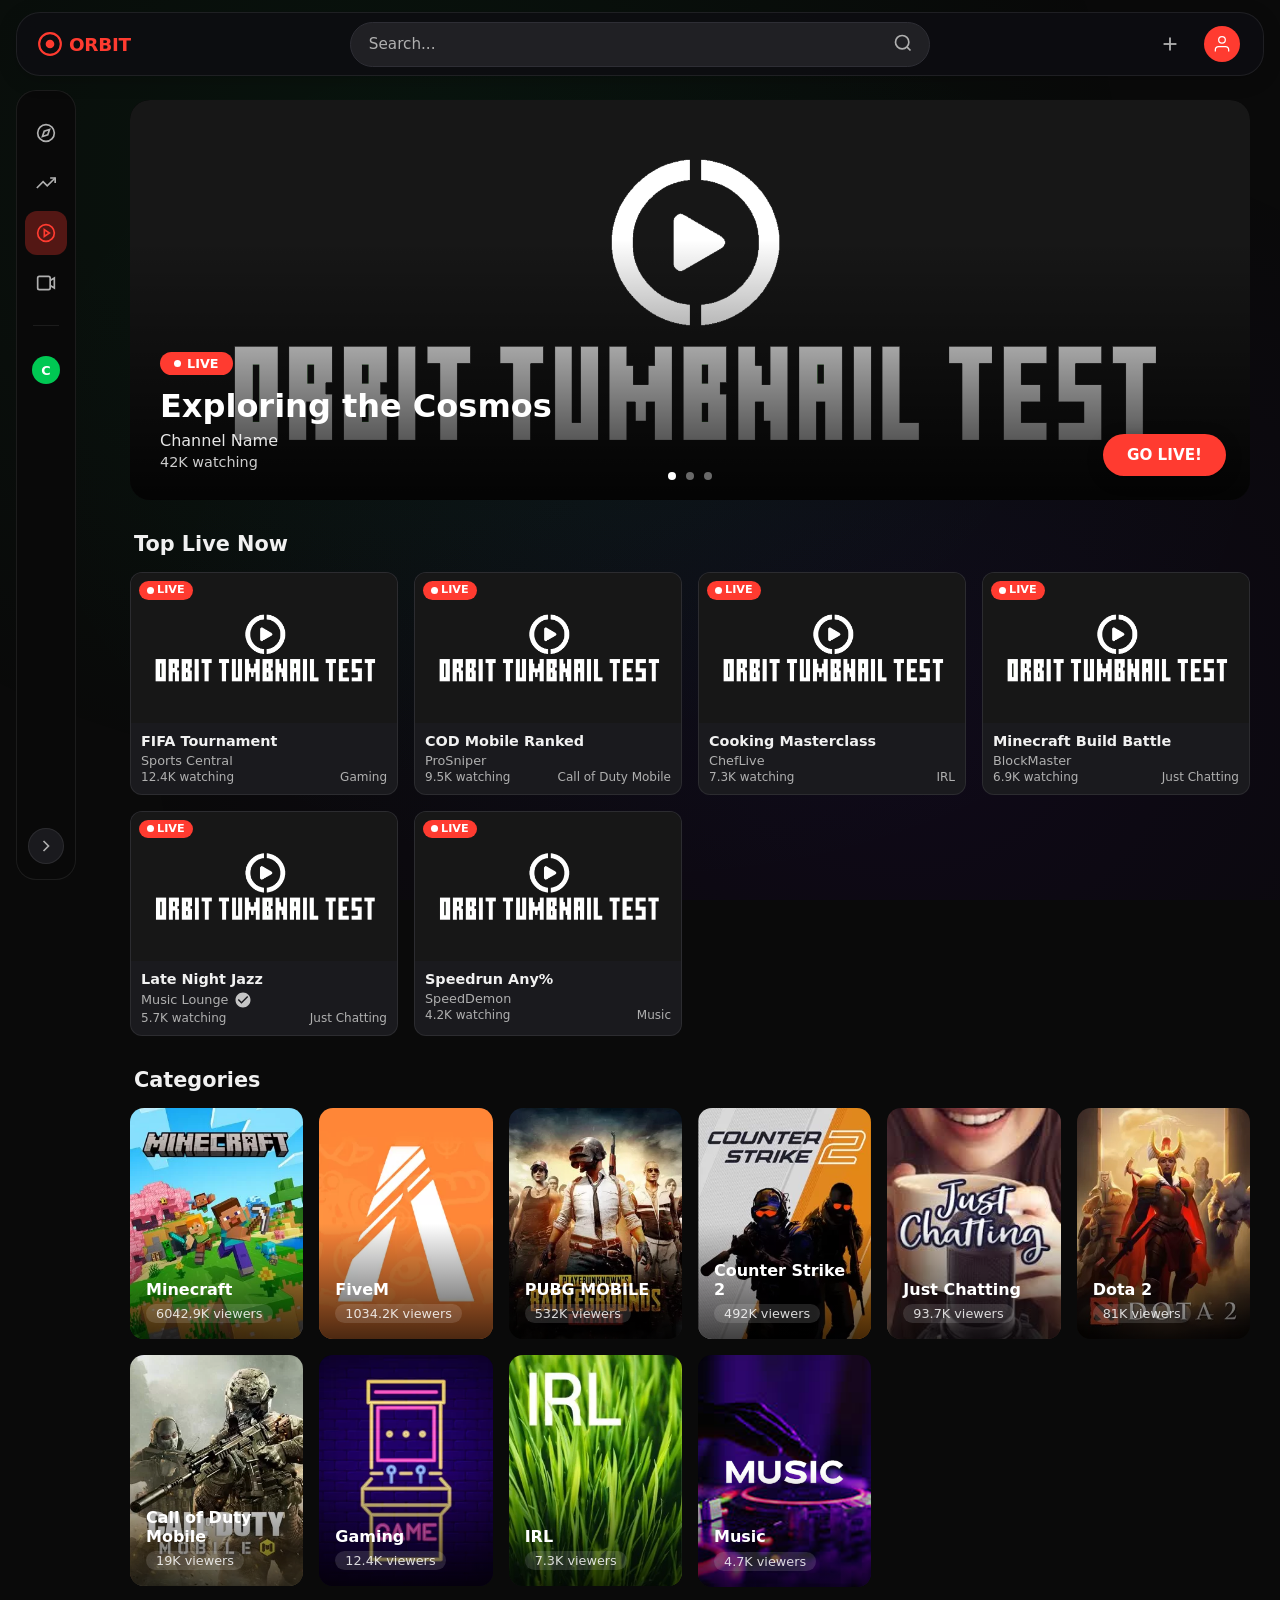
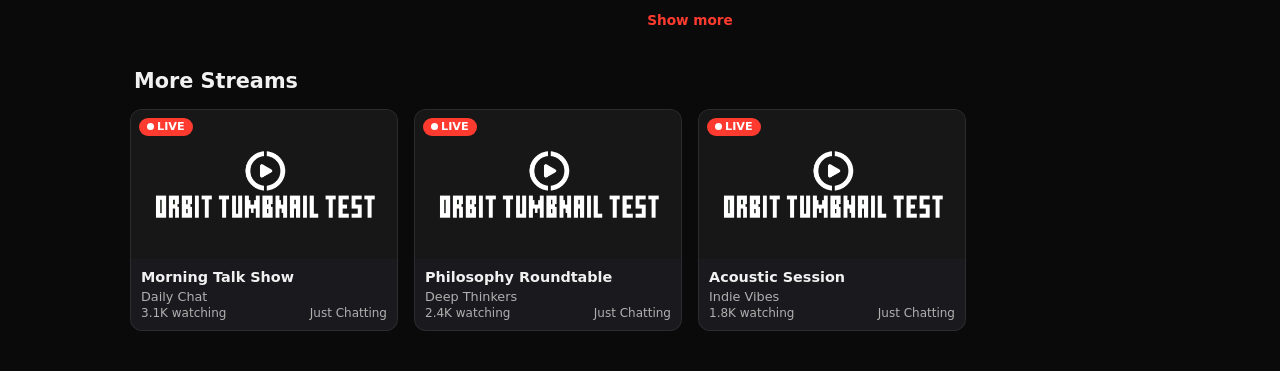
<file: lives.html>
<!DOCTYPE html>
<html lang="en" data-theme="dark">
<head>
<meta charset="UTF-8">
<meta name="viewport" content="width=device-width, initial-scale=1.0">
<title>ORBIT — Live Streams</title>
<link rel="stylesheet" href="css/main.css">
<link rel="stylesheet" href="css/popups.css">
<link rel="stylesheet" href="css/lives.css">
</head>
<body>

<header class="header">
  <div class="header__inner">
    <a href="index.html" class="header__logo"><div class="header__logo-fallback"><svg width="26" height="26" viewBox="0 0 24 24" fill="none" stroke="currentColor" stroke-width="2"><circle cx="12" cy="12" r="10"/><circle cx="12" cy="12" r="3" fill="currentColor"/></svg><span>ORBIT</span></div></a>
    <div class="header__search">
      <form action="search.html" method="get" style="display:flex;flex:1;align-items:center;">
        <input type="text" name="q" class="header__search-input" placeholder="Search..." autocomplete="off">
        <button type="submit" class="header__search-btn" aria-label="Search"><svg width="20" height="20" viewBox="0 0 24 24" fill="none" stroke="currentColor" stroke-width="2"><circle cx="11" cy="11" r="8"/><line x1="21" y1="21" x2="16.65" y2="16.65"/></svg></button>
      </form>
    </div>
    <div class="header__actions">
      <div class="create-container">
        <button class="header__create-btn" id="createBtn" aria-label="Create"><svg width="22" height="22" viewBox="0 0 24 24" fill="none" stroke="currentColor" stroke-width="2"><line x1="12" y1="5" x2="12" y2="19"/><line x1="5" y1="12" x2="19" y2="12"/></svg></button>
        <div class="create-dropdown" id="createDropdown"><div class="dropdown__section"><button class="dropdown__item" data-popup="channelPopup">Create Channel</button><button class="dropdown__item" data-popup="uploadPopup">Upload Video</button><button class="dropdown__item" data-popup="shortPopup">Upload Short</button><button class="dropdown__item" data-popup="postPopup">Community Post</button></div></div>
      </div>
      <button class="header__profile-btn" id="profileBtn" aria-label="Profile"><div class="header__profile-avatar" id="profileAvatar"><svg width="20" height="20" viewBox="0 0 24 24" fill="none" stroke="currentColor" stroke-width="1.5"><path d="M20 21v-2a4 4 0 0 0-4-4H8a4 4 0 0 0-4 4v2"/><circle cx="12" cy="7" r="4"/></svg></div></button>
      <div class="dropdown" id="profileDropdown"></div>
    </div>
  </div>
</header>

<aside class="sidebar sidebar--collapsed" id="sidebar">
  <nav class="sidebar__nav">
    <a href="index.html" class="sidebar__item"><svg width="20" height="20" viewBox="0 0 24 24" fill="none" stroke="currentColor" stroke-width="2"><circle cx="12" cy="12" r="10"/><polygon points="16.24 7.76 14.12 14.12 7.76 16.24 9.88 9.88 16.24 7.76"/></svg><span>Explore</span></a>
    <a href="trending.html" class="sidebar__item"><svg width="20" height="20" viewBox="0 0 24 24" fill="none" stroke="currentColor" stroke-width="2"><polyline points="23 6 13.5 15.5 8.5 10.5 1 18"/><polyline points="17 6 23 6 23 12"/></svg><span>Trending</span></a>
    <a href="lives.html" class="sidebar__item sidebar__item--active"><svg width="20" height="20" viewBox="0 0 24 24" fill="none" stroke="currentColor" stroke-width="2"><circle cx="12" cy="12" r="10"/><polygon points="10 8 16 12 10 16 10 8"/></svg><span>Live</span></a>
    <a href="dashboard.html" class="sidebar__item"><svg width="20" height="20" viewBox="0 0 24 24" fill="none" stroke="currentColor" stroke-width="2"><rect x="2" y="4" width="15" height="16" rx="2"/><path d="M17 9l5-3v12l-5-3"/></svg><span>Dashboard</span></a>
  </nav>
  <div class="sidebar__divider"></div>
  <div class="sidebar__channels-title">Subscriptions</div>
  <a href="channel.html" class="sidebar__channel"><div class="sidebar__channel-avatar" style="background:#00c853;">C</div><span>Channel Name</span></a>
  <a href="channel.html" class="sidebar__channel hidden-channel" style="display:none;"><div class="sidebar__channel-avatar" style="background:#ff3b30;">M</div><span>Music Lounge</span></a>
  <a href="channel.html" class="sidebar__channel hidden-channel" style="display:none;"><div class="sidebar__channel-avatar" style="background:#6495ed;">S</div><span>Space Today</span></a>
  <button class="sidebar__show-more" id="showMoreChannels">Show more</button>
  <button class="sidebar-toggle" id="sidebarToggle" aria-label="Toggle sidebar"><svg width="20" height="20" viewBox="0 0 24 24" fill="none" stroke="currentColor" stroke-width="2"><polyline points="15 18 9 12 15 6"/></svg></button>
</aside>

<main class="lives-grid" id="livesGrid">
  <section class="featured-section" id="featuredSection">
    <div class="featured-card" id="featuredCard"></div>
    <div class="featured-dots" id="featuredDots"></div>
    <a href="#" class="go-live-btn" id="goLiveBtn">GO LIVE!</a>
  </section>
  <section class="top-streams">
    <h2 class="section-title">Top Live Now</h2>
    <div class="streams-grid" id="topStreamsGrid"></div>
  </section>
  <section class="categories-row">
    <h2 class="section-title">Categories</h2>
    <div class="categories-grid" id="categoriesGrid"></div>
    <button class="btn btn--text show-more-categories" id="showMoreCategories" style="display:none;">Show more</button>
  </section>
  <section class="remaining-streams">
    <h2 class="section-title">More Streams</h2>
    <div class="streams-grid" id="remainingStreamsGrid"></div>
  </section>
</main>

<div class="overlay" id="overlay"></div>
<div class="toast-container" id="toastContainer"></div>
<script src="js/config.js"></script>
<script src="js/core.js"></script>
<script src="js/dropdown.js"></script>
<script src="js/popups.js"></script>
<script src="js/categories.js"></script>
<script src="js/lives.js"></script>
<script src="js/channels.js" defer></script>
</body>
</html>
</file>
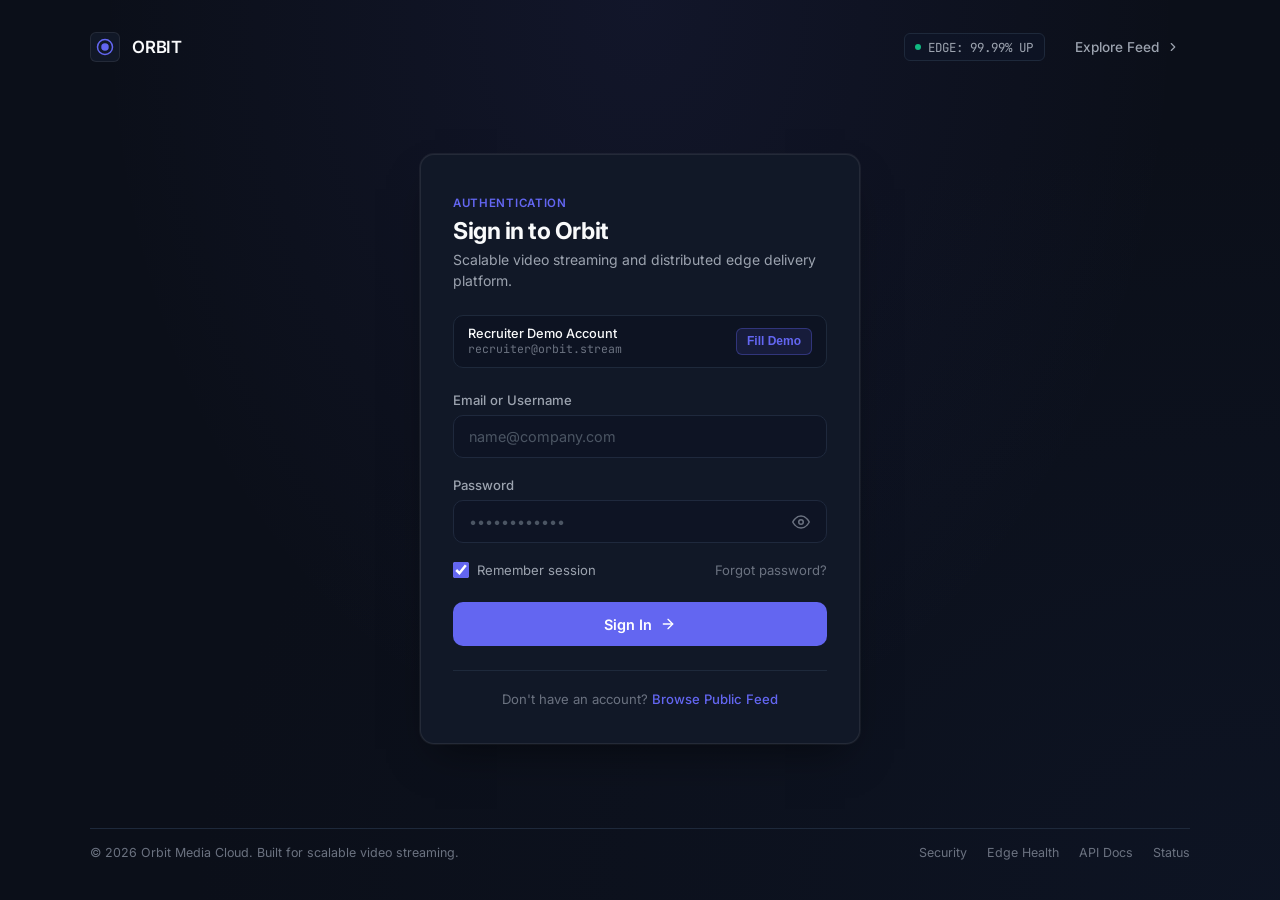
<file: login.html>
<!DOCTYPE html>
<html lang="en">
<head>
  <meta charset="UTF-8">
  <meta name="viewport" content="width=device-width, initial-scale=1.0">
  <meta name="description" content="Production-ready login page for Orbit — scalable video streaming and low-latency edge delivery platform.">
  <title>Sign In — ORBIT Video Streaming</title>

  <!-- Typography: Inter & JetBrains Mono -->
  <link rel="preconnect" href="https://fonts.googleapis.com">
  <link rel="preconnect" href="https://fonts.gstatic.com" crossorigin>
  <link href="https://fonts.googleapis.com/css2?family=Inter:wght@400;500;600;700&family=JetBrains+Mono:wght@400;500;600&display=swap" rel="stylesheet">

  <!-- Clean SaaS Stylesheet -->
  <link rel="stylesheet" href="css/login.css">
</head>
<body>

  <!-- Application Container -->
  <div class="app-container">

    <!-- Top Navigation -->
    <header class="brand-nav">
      <a href="index.html" class="brand-nav__logo" aria-label="Orbit Home">
        <div class="logo-badge">
          <svg width="18" height="18" viewBox="0 0 24 24" fill="none" stroke="currentColor" stroke-width="2" stroke-linecap="round" stroke-linejoin="round">
            <circle cx="12" cy="12" r="10"></circle>
            <circle cx="12" cy="12" r="4" fill="currentColor"></circle>
          </svg>
        </div>
        <span>ORBIT</span>
      </a>

      <div class="brand-nav__actions">
        <div class="system-status-indicator" title="Global Edge Delivery Status">
          <span class="status-dot"></span>
          <span>EDGE: 99.99% UP</span>
        </div>
        <a href="index.html" class="return-feed-link">
          <span>Explore Feed</span>
          <svg width="14" height="14" viewBox="0 0 24 24" fill="none" stroke="currentColor" stroke-width="2" stroke-linecap="round" stroke-linejoin="round">
            <polyline points="9 18 15 12 9 6"></polyline>
          </svg>
        </a>
      </div>
    </header>

    <!-- Center Stage -->
    <main class="main-stage">
      <div class="card-wrapper">
        <section class="login-card" aria-labelledby="loginTitle">

          <!-- ============================================================
               VIEW 1: SIGN IN FORM
               ============================================================ -->
          <div id="formView">
            <div class="card-header">
              <span class="card-badge">Authentication</span>
              <h1 class="card-title" id="loginTitle">Sign in to Orbit</h1>
              <p class="card-subtitle">Scalable video streaming and distributed edge delivery platform.</p>
            </div>

            <!-- Recruiter Demo Account Pill -->
            <div class="demo-banner">
              <div class="demo-banner__left">
                <span class="demo-title">Recruiter Demo Account</span>
                <span class="demo-account">recruiter@orbit.stream</span>
              </div>
              <button type="button" class="btn-demo-fill" id="btnDemo" aria-label="Auto-fill demo credentials">Fill Demo</button>
            </div>

            <!-- Error Alert -->
            <div class="error-alert" id="errorAlert" role="alert" aria-live="assertive">
              <svg width="16" height="16" viewBox="0 0 24 24" fill="none" stroke="currentColor" stroke-width="2" stroke-linecap="round" stroke-linejoin="round">
                <circle cx="12" cy="12" r="10"></circle>
                <line x1="12" y1="8" x2="12" y2="12"></line>
                <line x1="12" y1="16" x2="12.01" y2="16"></line>
              </svg>
              <span id="errorText">Invalid username or password.</span>
            </div>

            <!-- Form -->
            <form id="loginForm" novalidate autocomplete="on">
              <div class="form-group">
                <div class="label-row">
                  <label for="usernameInput" class="form-label">Email or Username</label>
                </div>
                <div class="input-box">
                  <input
                    type="text"
                    id="usernameInput"
                    name="username"
                    class="input-field"
                    placeholder="name@company.com"
                    required
                    autocomplete="username"
                    autocapitalize="none"
                    spellcheck="false"
                  >
                </div>
              </div>

              <div class="form-group">
                <div class="label-row">
                  <label for="passwordInput" class="form-label">Password</label>
                </div>
                <div class="input-box">
                  <input
                    type="password"
                    id="passwordInput"
                    name="password"
                    class="input-field"
                    placeholder="••••••••••••"
                    required
                    autocomplete="current-password"
                  >
                  <button
                    type="button"
                    class="password-toggle"
                    id="passwordToggleBtn"
                    aria-label="Show password"
                    aria-pressed="false"
                  >
                    <svg width="18" height="18" viewBox="0 0 24 24" fill="none" stroke="currentColor" stroke-width="2" stroke-linecap="round" stroke-linejoin="round">
                      <path d="M1 12s4-8 11-8 11 8 11 8-4 8-11 8-11-8-11-8z"></path>
                      <circle cx="12" cy="12" r="3"></circle>
                    </svg>
                  </button>
                </div>
                <div class="caps-warning" id="capsWarning">Caps Lock is active</div>
              </div>

              <div class="form-options">
                <label class="checkbox-label">
                  <input type="checkbox" id="rememberMe" class="checkbox-native" checked>
                  <span>Remember session</span>
                </label>
                <a href="#" class="forgot-link" onclick="alert('Password reset link dispatched.'); return false;">Forgot password?</a>
              </div>

              <button type="submit" class="btn-submit" id="btnSubmit">
                <span>Sign In</span>
                <svg width="16" height="16" viewBox="0 0 24 24" fill="none" stroke="currentColor" stroke-width="2" stroke-linecap="round" stroke-linejoin="round">
                  <line x1="5" y1="12" x2="19" y2="12"></line>
                  <polyline points="12 5 19 12 12 19"></polyline>
                </svg>
              </button>
            </form>

            <div class="card-bottom">
              <span>Don't have an account? </span>
              <a href="index.html">Browse Public Feed</a>
            </div>
          </div>

          <!-- ============================================================
               VIEW 2: SUBTLE & INTEGRATED ARCHITECTURE TRACE
               Observability / Microservices Trace View
               ============================================================ -->
          <div class="arch-panel" id="archPanel" role="region" aria-label="Backend microservices trace">
            <div class="arch-panel-header">
              <div class="arch-status-badge">
                <span class="arch-pulse-dot"></span>
                <span>Authentication Trace</span>
              </div>
              <h2 class="arch-title">Backend Architecture Flow</h2>
              <p class="arch-subtitle">Tracing request propagation across distributed edge services.</p>
            </div>

            <!-- Trace Steps List -->
            <div class="trace-steps-list">
              <!-- Step 1 -->
              <div class="trace-step-item" id="step-client">
                <div class="step-node">
                  <div class="step-spinner"></div>
                  <div class="step-icon-static">
                    <svg width="12" height="12" viewBox="0 0 24 24" fill="none" stroke="currentColor" stroke-width="2.5"><circle cx="12" cy="12" r="4"/></svg>
                  </div>
                </div>
                <div class="step-body">
                  <div class="step-header-row">
                    <span class="step-title">1. Client Request Handshake</span>
                  </div>
                  <div class="step-desc">Payload serialization · TLS 1.3 · HTTP/3 QUIC</div>
                </div>
              </div>

              <!-- Step 2 -->
              <div class="trace-step-item" id="step-gateway">
                <div class="step-node">
                  <div class="step-spinner"></div>
                  <div class="step-icon-static">
                    <svg width="12" height="12" viewBox="0 0 24 24" fill="none" stroke="currentColor" stroke-width="2.5"><circle cx="12" cy="12" r="4"/></svg>
                  </div>
                </div>
                <div class="step-body">
                  <div class="step-header-row">
                    <span class="step-title">2. Edge API Gateway Routing</span>
                  </div>
                  <div class="step-desc">Envoy reverse proxy · Token Bucket rate limit (&lt;1ms)</div>
                </div>
              </div>

              <!-- Step 3 -->
              <div class="trace-step-item" id="step-auth">
                <div class="step-node">
                  <div class="step-spinner"></div>
                  <div class="step-icon-static">
                    <svg width="12" height="12" viewBox="0 0 24 24" fill="none" stroke="currentColor" stroke-width="2.5"><circle cx="12" cy="12" r="4"/></svg>
                  </div>
                </div>
                <div class="step-body">
                  <div class="step-header-row">
                    <span class="step-title">3. Auth Service & Cache Verification</span>
                  </div>
                  <div class="step-desc">FastAPI microservice · Redis cache lookup · Argon2id</div>
                </div>
              </div>

              <!-- Step 4 -->
              <div class="trace-step-item" id="step-jwt">
                <div class="step-node">
                  <div class="step-spinner"></div>
                  <div class="step-icon-static">
                    <svg width="12" height="12" viewBox="0 0 24 24" fill="none" stroke="currentColor" stroke-width="2.5"><circle cx="12" cy="12" r="4"/></svg>
                  </div>
                </div>
                <div class="step-body">
                  <div class="step-header-row">
                    <span class="step-title">4. Distributed JWT Token Issuance</span>
                  </div>
                  <div class="step-desc">RS256 asymmetric signature · Claims & HttpOnly cookies</div>
                </div>
              </div>

              <!-- Step 5 -->
              <div class="trace-step-item" id="step-cdn">
                <div class="step-node">
                  <div class="step-spinner"></div>
                  <div class="step-icon-static">
                    <svg width="12" height="12" viewBox="0 0 24 24" fill="none" stroke="currentColor" stroke-width="2.5"><circle cx="12" cy="12" r="4"/></svg>
                  </div>
                </div>
                <div class="step-body">
                  <div class="step-header-row">
                    <span class="step-title">5. Edge CDN Stream Session Lease</span>
                  </div>
                  <div class="step-desc">HLS / LL-CMAF manifest ticket authorized for 4K delivery</div>
                </div>
              </div>
            </div>

            <!-- Prominent API Response Time & Metrics Card -->
            <div class="api-metrics-card">
              <div class="metric-item">
                <span class="metric-label">API Response Time</span>
                <span class="metric-value metric-value--latency" id="metricLatency">0 ms</span>
              </div>
              <div class="metric-item">
                <span class="metric-label">Status Code</span>
                <span class="metric-value metric-value--status" id="metricStatus">Processing</span>
              </div>
              <div class="metric-item">
                <span class="metric-label">Protocol</span>
                <span class="metric-value" id="metricProtocol">HTTP/3</span>
              </div>
            </div>

            <div class="arch-panel-actions" id="archPanelActions">
              <button type="button" class="btn-cancel-trace" id="btnCancelTrace">Cancel</button>
              <button type="button" class="btn-skip-trace" id="btnSkipTrace">Fast-Forward &rarr;</button>
            </div>

            <!-- Displayed upon final step completion: message and explicit continue button -->
            <div class="arch-completion-bar" id="archCompletionBar" style="display: none;">
              <div class="completion-notice">
                <svg width="16" height="16" viewBox="0 0 24 24" fill="none" stroke="currentColor" stroke-width="2.5" stroke-linecap="round" stroke-linejoin="round">
                  <polyline points="20 6 9 17 4 12"></polyline>
                </svg>
                <span>Authentication flow completed</span>
              </div>
              <button type="button" class="btn-continue" id="btnContinue">
                <span>Continue</span>
                <svg width="14" height="14" viewBox="0 0 24 24" fill="none" stroke="currentColor" stroke-width="2" stroke-linecap="round" stroke-linejoin="round">
                  <polyline points="9 18 15 12 9 6"></polyline>
                </svg>
              </button>
            </div>
          </div>

          <!-- ============================================================
               VIEW 3: SUCCESS STATE
               ============================================================ -->
          <div class="success-panel" id="successPanel">
            <div class="success-check-icon">
              <svg width="24" height="24" viewBox="0 0 24 24" fill="none" stroke="currentColor" stroke-width="2.5" stroke-linecap="round" stroke-linejoin="round">
                <polyline points="20 6 9 17 4 12"></polyline>
              </svg>
            </div>
            <h2 class="success-heading">Authenticated Successfully</h2>
            <p class="success-info">Your session has been validated and authorized for 4K edge streaming.</p>

            <div class="success-token-box">
              <div class="token-label">JWT Token Signature (RS256)</div>
              <div class="token-value" id="tokenPreviewHash">Loading...</div>
            </div>

            <a href="index.html" class="btn-continue-dashboard" id="btnContinueDashboard">
              <span>Enter Orbit Streaming Hub</span>
              <svg width="16" height="16" viewBox="0 0 24 24" fill="none" stroke="currentColor" stroke-width="2" stroke-linecap="round" stroke-linejoin="round">
                <polyline points="9 18 15 12 9 6"></polyline>
              </svg>
            </a>
          </div>

        </section>
      </div>
    </main>

    <!-- Clean SaaS Footer -->
    <footer class="site-footer">
      <div>
        <span>&copy; 2026 Orbit Media Cloud. Built for scalable video streaming.</span>
      </div>
      <nav class="footer-nav">
        <a href="#">Security</a>
        <a href="#">Edge Health</a>
        <a href="#">API Docs</a>
        <a href="#">Status</a>
      </nav>
    </footer>

  </div>

  <!-- API Config -->
  <script src="js/config.js"></script>

  <!-- Controller Script -->
  <script src="js/login.js"></script>
</body>
</html>
</file>
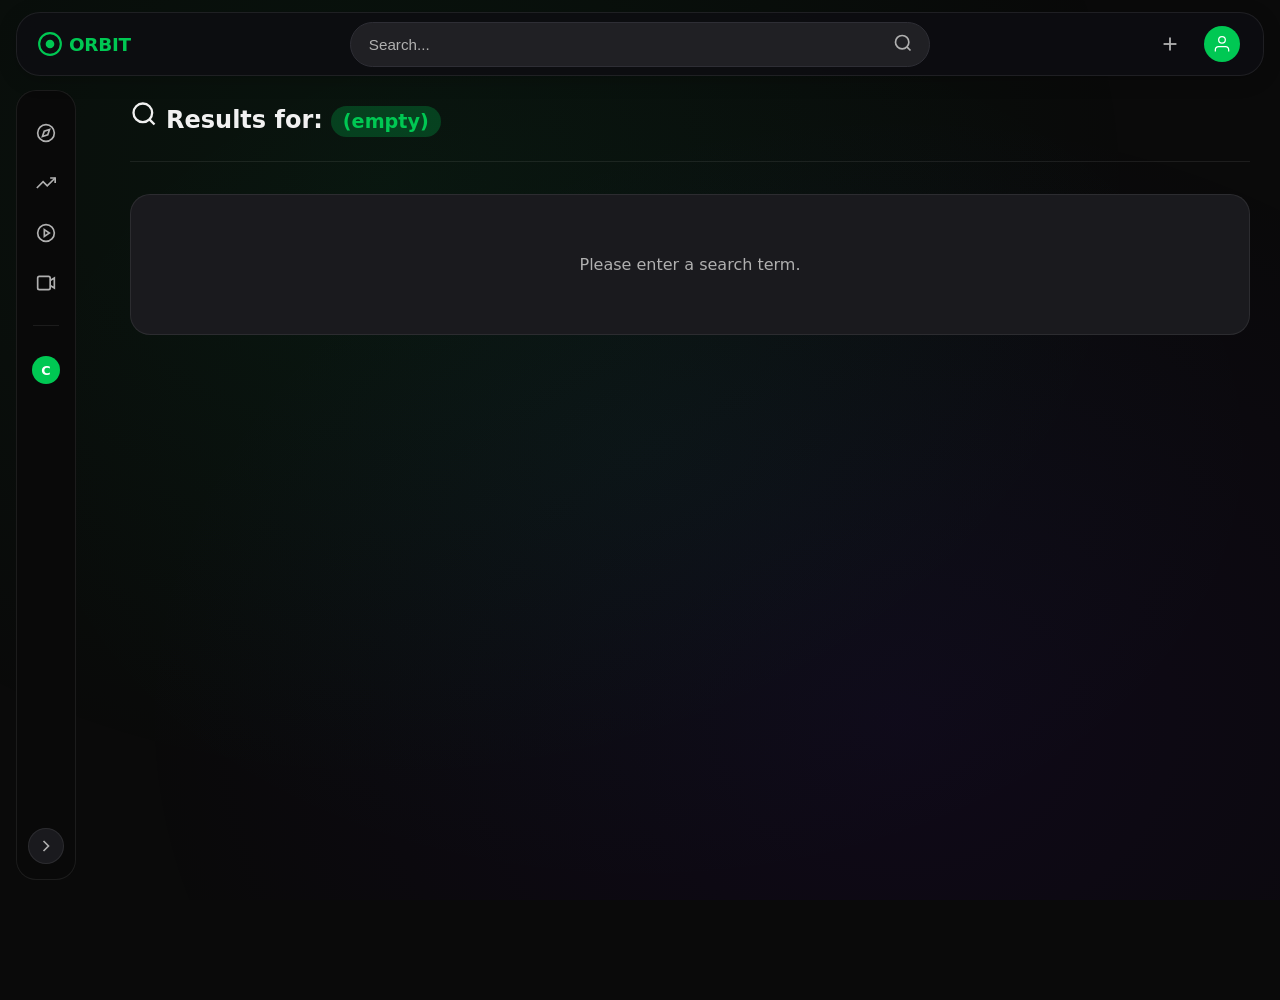
<file: search.html>
<!DOCTYPE html>
<html lang="en" data-theme="dark">
<head>
<meta charset="UTF-8">
<meta name="viewport" content="width=device-width, initial-scale=1.0">
<title>ORBIT — Search Results</title>
<link rel="stylesheet" href="css/main.css">
<link rel="stylesheet" href="css/popups.css">
<link rel="stylesheet" href="css/search.css">
</head>
<body>

<header class="header">
  <div class="header__inner">
    <a href="index.html" class="header__logo"><div class="header__logo-fallback"><svg width="26" height="26" viewBox="0 0 24 24" fill="none" stroke="currentColor" stroke-width="2"><circle cx="12" cy="12" r="10"/><circle cx="12" cy="12" r="3" fill="currentColor"/></svg><span>ORBIT</span></div></a>
    <div class="header__search">
      <form action="search.html" method="get" style="display:flex;flex:1;align-items:center;">
        <input type="text" name="q" id="searchInputTop" class="header__search-input" placeholder="Search..." autocomplete="off">
        <button type="submit" class="header__search-btn" aria-label="Search"><svg width="20" height="20" viewBox="0 0 24 24" fill="none" stroke="currentColor" stroke-width="2"><circle cx="11" cy="11" r="8"/><line x1="21" y1="21" x2="16.65" y2="16.65"/></svg></button>
      </form>
    </div>
    <div class="header__actions">
      <div class="create-container">
        <button class="header__create-btn" id="createBtn" aria-label="Create"><svg width="22" height="22" viewBox="0 0 24 24" fill="none" stroke="currentColor" stroke-width="2"><line x1="12" y1="5" x2="12" y2="19"/><line x1="5" y1="12" x2="19" y2="12"/></svg></button>
        <div class="create-dropdown" id="createDropdown"><div class="dropdown__section"><button class="dropdown__item" data-popup="channelPopup">Create Channel</button><button class="dropdown__item" data-popup="uploadPopup">Upload Video</button><button class="dropdown__item" data-popup="shortPopup">Upload Short</button><button class="dropdown__item" data-popup="postPopup">Community Post</button></div></div>
      </div>
      <button class="header__profile-btn" id="profileBtn" aria-label="Profile"><div class="header__profile-avatar" id="profileAvatar"><svg width="20" height="20" viewBox="0 0 24 24" fill="none" stroke="currentColor" stroke-width="1.5"><path d="M20 21v-2a4 4 0 0 0-4-4H8a4 4 0 0 0-4 4v2"/><circle cx="12" cy="7" r="4"/></svg></div></button>
      <div class="dropdown" id="profileDropdown"></div>
    </div>
  </div>
</header>

<aside class="sidebar sidebar--collapsed" id="sidebar">
  <nav class="sidebar__nav">
    <a href="index.html" class="sidebar__item"><svg width="20" height="20" viewBox="0 0 24 24" fill="none" stroke="currentColor" stroke-width="2"><circle cx="12" cy="12" r="10"/><polygon points="16.24 7.76 14.12 14.12 7.76 16.24 9.88 9.88 16.24 7.76"/></svg><span>Explore</span></a>
    <a href="trending.html" class="sidebar__item"><svg width="20" height="20" viewBox="0 0 24 24" fill="none" stroke="currentColor" stroke-width="2"><polyline points="23 6 13.5 15.5 8.5 10.5 1 18"/><polyline points="17 6 23 6 23 12"/></svg><span>Trending</span></a>
    <a href="lives.html" class="sidebar__item"><svg width="20" height="20" viewBox="0 0 24 24" fill="none" stroke="currentColor" stroke-width="2"><circle cx="12" cy="12" r="10"/><polygon points="10 8 16 12 10 16 10 8"/></svg><span>Live</span></a>
    <a href="dashboard.html" class="sidebar__item"><svg width="20" height="20" viewBox="0 0 24 24" fill="none" stroke="currentColor" stroke-width="2"><rect x="2" y="4" width="15" height="16" rx="2"/><path d="M17 9l5-3v12l-5-3"/></svg><span>Dashboard</span></a>
  </nav>
  <div class="sidebar__divider"></div>
  <div class="sidebar__channels-title">Subscriptions</div>
  <a href="channel.html" class="sidebar__channel"><div class="sidebar__channel-avatar" style="background:#00c853;">C</div><span>Channel Name</span></a>
  <a href="channel.html" class="sidebar__channel hidden-channel" style="display:none;"><div class="sidebar__channel-avatar" style="background:#ff3b30;">M</div><span>Music Lounge</span></a>
  <a href="channel.html" class="sidebar__channel hidden-channel" style="display:none;"><div class="sidebar__channel-avatar" style="background:#6495ed;">S</div><span>Space Today</span></a>
  <button class="sidebar__show-more" id="showMoreChannels">Show more</button>
  <button class="sidebar-toggle" id="sidebarToggle" aria-label="Toggle sidebar"><svg width="20" height="20" viewBox="0 0 24 24" fill="none" stroke="currentColor" stroke-width="2"><polyline points="15 18 9 12 15 6"/></svg></button>
</aside>

<main class="main-content" id="searchMain">
  <div class="search-header">
    <h1><svg width="28" height="28" viewBox="0 0 24 24" fill="none" stroke="currentColor" stroke-width="2"><circle cx="11" cy="11" r="8"/><line x1="21" y1="21" x2="16.65" y2="16.65"/></svg> Results for: <span id="searchQueryDisplay">(empty)</span></h1>
    <p class="results-count" id="resultsCount"></p>
  </div>
  <div class="video-grid" id="searchVideoGrid"></div>
  <div id="searchLoader">🔍 Searching...</div>
  <div id="noResults" style="display: none;">
    <svg viewBox="0 0 24 24" fill="none" stroke="currentColor" stroke-width="1.5"><circle cx="11" cy="11" r="8"/><line x1="21" y1="21" x2="16.65" y2="16.65"/><line x1="11" y1="8" x2="11" y2="12"/><line x1="11" y1="16" x2="11.01" y2="16"/></svg>
    <p>No videos found</p><small>Try a different keyword</small>
  </div>
</main>

<div class="overlay" id="overlay"></div>
<div class="toast-container" id="toastContainer"></div>
<script>
  (function () {
    const params = new URLSearchParams(window.location.search);
    const q = (params.get('q') || '').trim();
    const display = document.getElementById('searchQueryDisplay');
    const topInput = document.getElementById('searchInputTop');
    if (display) display.textContent = q || '(empty)';
    if (topInput) topInput.value = q;
    window.searchQuery = q;
  })();
  const searchQuery = window.searchQuery;
</script>
<script src="js/config.js"></script>
<script src="js/core.js"></script>
<script src="js/dropdown.js"></script>
<script src="js/popups.js"></script>
<script src="js/search.js"></script>
<script src="js/channels.js" defer></script>
</body>
</html>
</file>
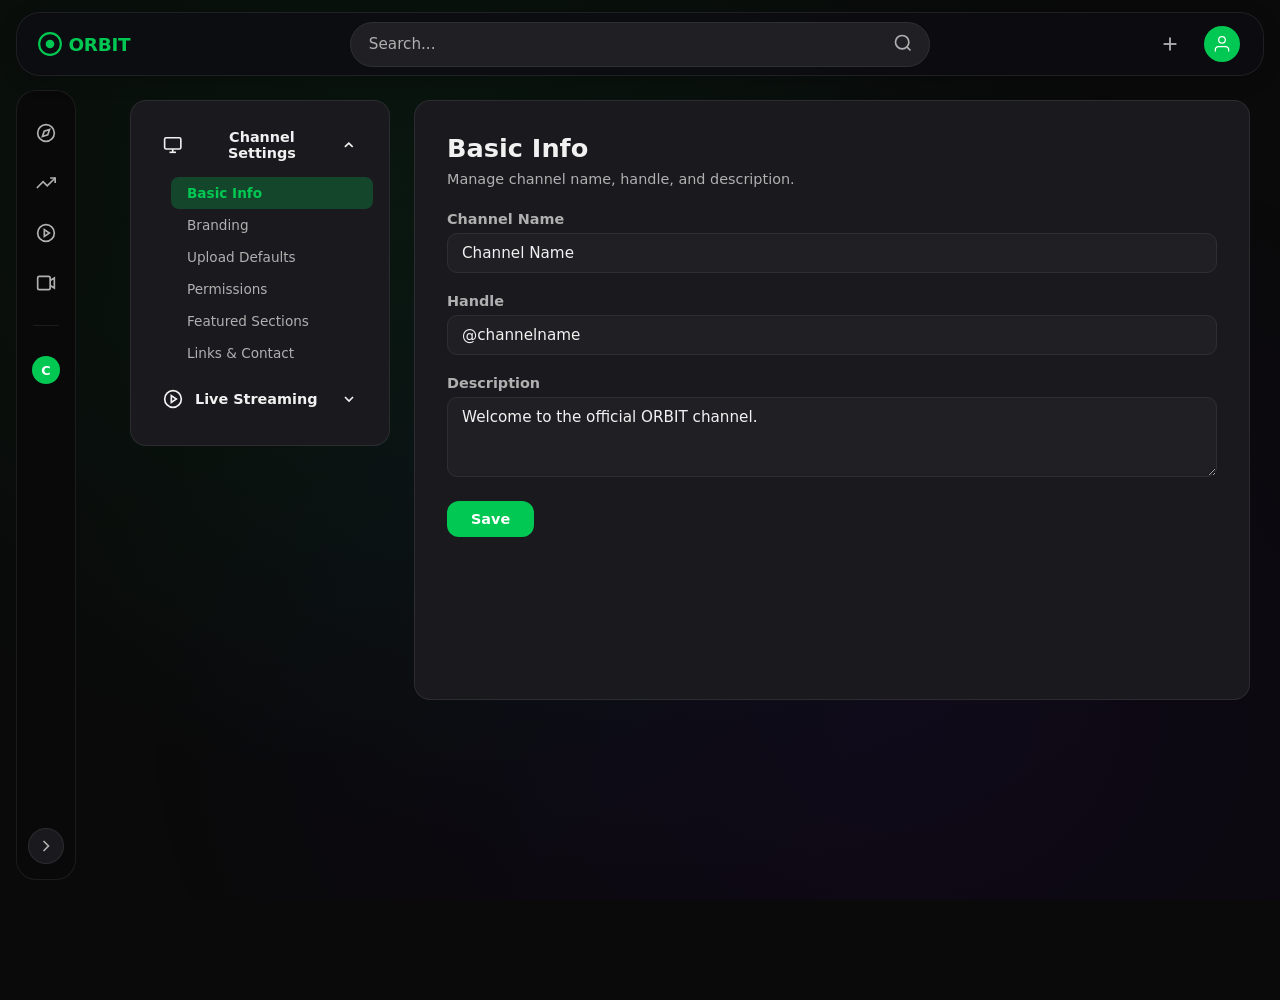
<file: settings.html>
<!DOCTYPE html>
<html lang="en" data-theme="dark">
<head>
<meta charset="UTF-8">
<meta name="viewport" content="width=device-width, initial-scale=1.0">
<title>ORBIT — Settings</title>
<link rel="stylesheet" href="css/main.css">
<link rel="stylesheet" href="css/popups.css">
<link rel="stylesheet" href="css/settings.css">
</head>
<body>

<header class="header">
  <div class="header__inner">
    <a href="index.html" class="header__logo"><div class="header__logo-fallback"><svg width="26" height="26" viewBox="0 0 24 24" fill="none" stroke="currentColor" stroke-width="2"><circle cx="12" cy="12" r="10"/><circle cx="12" cy="12" r="3" fill="currentColor"/></svg><span>ORBIT</span></div></a>
    <div class="header__search">
      <form action="search.html" method="get" style="display:flex;flex:1;align-items:center;">
        <input type="text" name="q" class="header__search-input" placeholder="Search..." autocomplete="off">
        <button type="submit" class="header__search-btn" aria-label="Search"><svg width="20" height="20" viewBox="0 0 24 24" fill="none" stroke="currentColor" stroke-width="2"><circle cx="11" cy="11" r="8"/><line x1="21" y1="21" x2="16.65" y2="16.65"/></svg></button>
      </form>
    </div>
    <div class="header__actions">
      <div class="create-container">
        <button class="header__create-btn" id="createBtn" aria-label="Create"><svg width="22" height="22" viewBox="0 0 24 24" fill="none" stroke="currentColor" stroke-width="2"><line x1="12" y1="5" x2="12" y2="19"/><line x1="5" y1="12" x2="19" y2="12"/></svg></button>
        <div class="create-dropdown" id="createDropdown"><div class="dropdown__section"><button class="dropdown__item" data-popup="channelPopup">Create Channel</button><button class="dropdown__item" data-popup="uploadPopup">Upload Video</button><button class="dropdown__item" data-popup="shortPopup">Upload Short</button><button class="dropdown__item" data-popup="postPopup">Community Post</button></div></div>
      </div>
      <button class="header__profile-btn" id="profileBtn" aria-label="Profile"><div class="header__profile-avatar" id="profileAvatar"><svg width="20" height="20" viewBox="0 0 24 24" fill="none" stroke="currentColor" stroke-width="1.5"><path d="M20 21v-2a4 4 0 0 0-4-4H8a4 4 0 0 0-4 4v2"/><circle cx="12" cy="7" r="4"/></svg></div></button>
      <div class="dropdown" id="profileDropdown"></div>
    </div>
  </div>
</header>

<aside class="sidebar sidebar--collapsed" id="sidebar">
  <nav class="sidebar__nav">
    <a href="index.html" class="sidebar__item"><svg width="20" height="20" viewBox="0 0 24 24" fill="none" stroke="currentColor" stroke-width="2"><circle cx="12" cy="12" r="10"/><polygon points="16.24 7.76 14.12 14.12 7.76 16.24 9.88 9.88 16.24 7.76"/></svg><span>Explore</span></a>
    <a href="trending.html" class="sidebar__item"><svg width="20" height="20" viewBox="0 0 24 24" fill="none" stroke="currentColor" stroke-width="2"><polyline points="23 6 13.5 15.5 8.5 10.5 1 18"/><polyline points="17 6 23 6 23 12"/></svg><span>Trending</span></a>
    <a href="lives.html" class="sidebar__item"><svg width="20" height="20" viewBox="0 0 24 24" fill="none" stroke="currentColor" stroke-width="2"><circle cx="12" cy="12" r="10"/><polygon points="10 8 16 12 10 16 10 8"/></svg><span>Live</span></a>
    <a href="dashboard.html" class="sidebar__item"><svg width="20" height="20" viewBox="0 0 24 24" fill="none" stroke="currentColor" stroke-width="2"><rect x="2" y="4" width="15" height="16" rx="2"/><path d="M17 9l5-3v12l-5-3"/></svg><span>Dashboard</span></a>
  </nav>
  <div class="sidebar__divider"></div>
  <div class="sidebar__channels-title">Subscriptions</div>
  <a href="channel.html" class="sidebar__channel"><div class="sidebar__channel-avatar" style="background:#00c853;">C</div><span>Channel Name</span></a>
  <a href="channel.html" class="sidebar__channel hidden-channel" style="display:none;"><div class="sidebar__channel-avatar" style="background:#ff3b30;">M</div><span>Music Lounge</span></a>
  <a href="channel.html" class="sidebar__channel hidden-channel" style="display:none;"><div class="sidebar__channel-avatar" style="background:#6495ed;">S</div><span>Space Today</span></a>
  <button class="sidebar__show-more" id="showMoreChannels">Show more</button>
  <button class="sidebar-toggle" id="sidebarToggle" aria-label="Toggle sidebar"><svg width="20" height="20" viewBox="0 0 24 24" fill="none" stroke="currentColor" stroke-width="2"><polyline points="15 18 9 12 15 6"/></svg></button>
</aside>

<main class="settings-main" id="settingsMain">
  <div class="settings-container">
    <div class="settings-sidebar" id="settingsSidebar">
      <div class="settings-nav">
        <div class="settings-group">
          <button class="settings-group-header open" data-group="channel">
            <svg width="20" height="20" viewBox="0 0 24 24" fill="none" stroke="currentColor" stroke-width="2"><rect x="2" y="3" width="20" height="14" rx="2"/><line x1="8" y1="21" x2="16" y2="21"/><line x1="12" y1="17" x2="12" y2="21"/></svg>
            Channel Settings
            <svg class="group-arrow" width="16" height="16" viewBox="0 0 24 24" fill="none" stroke="currentColor" stroke-width="2.5"><polyline points="6 9 12 15 18 9"/></svg>
          </button>
          <div class="settings-group-items" id="channelGroup" style="display:flex;">
            <button class="settings-sub-item active" data-section="channel-basic">Basic Info</button>
            <button class="settings-sub-item" data-section="channel-branding">Branding</button>
            <button class="settings-sub-item" data-section="channel-upload">Upload Defaults</button>
            <button class="settings-sub-item" data-section="channel-permissions">Permissions</button>
            <button class="settings-sub-item" data-section="channel-featured">Featured Sections</button>
            <button class="settings-sub-item" data-section="channel-links">Links & Contact</button>
          </div>
        </div>
        <div class="settings-group">
          <button class="settings-group-header" data-group="live">
            <svg width="20" height="20" viewBox="0 0 24 24" fill="none" stroke="currentColor" stroke-width="2"><circle cx="12" cy="12" r="10"/><polygon points="10 8 16 12 10 16 10 8"/></svg>
            Live Streaming
            <svg class="group-arrow" width="16" height="16" viewBox="0 0 24 24" fill="none" stroke="currentColor" stroke-width="2.5"><polyline points="6 9 12 15 18 9"/></svg>
          </button>
          <div class="settings-group-items" id="liveGroup" style="display:none;">
            <button class="settings-sub-item" data-section="live-stream-key">Stream Key & Server</button>
            <button class="settings-sub-item" data-section="live-stream-info">Stream Info & Stickers</button>
            <button class="settings-sub-item" data-section="live-dvr">Enable DVR</button>
            <button class="settings-sub-item" data-section="live-latency">Latency Settings</button>
            <button class="settings-sub-item" data-section="live-chat-replay">Chat Replay</button>
            <button class="settings-sub-item" data-section="live-chat">Live Chat Settings</button>
          </div>
        </div>
      </div>
    </div>
    <div class="settings-content" id="settingsContent"></div>
  </div>
</main>

<div class="overlay" id="overlay"></div>
<div class="toast-container" id="toastContainer"></div>
<script src="js/config.js"></script>
<script src="js/core.js"></script>
<script src="js/dropdown.js"></script>
<script src="js/popups.js"></script>
<script src="js/categories.js"></script>
<script src="js/settings.js"></script>
<script src="js/channels.js" defer></script>
</body>
</html>
</file>
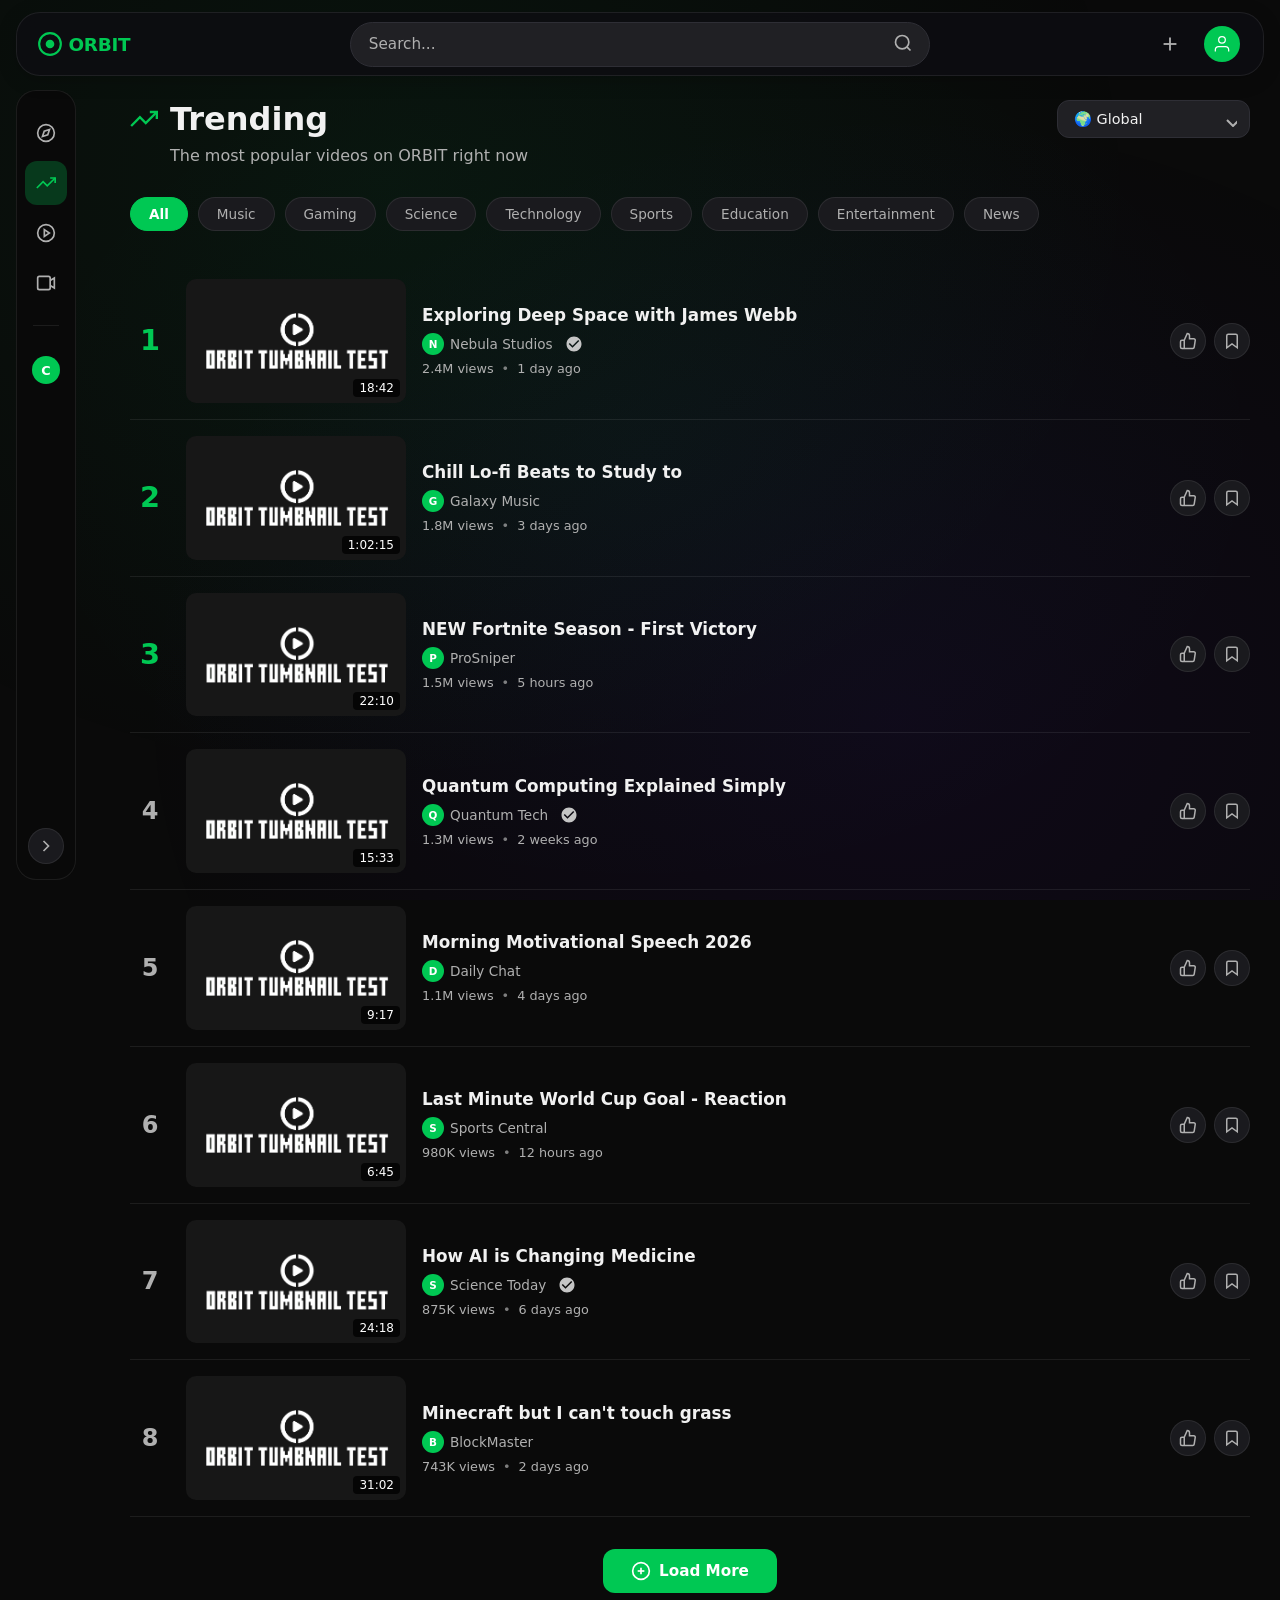
<file: trending.html>
<!DOCTYPE html>
<html lang="en" data-theme="dark">
<head>
<meta charset="UTF-8">
<meta name="viewport" content="width=device-width, initial-scale=1.0">
<title>ORBIT — Trending</title>
<link rel="stylesheet" href="css/main.css">
<link rel="stylesheet" href="css/popups.css">
<link rel="stylesheet" href="css/trending.css">
</head>
<body>

<header class="header">
  <div class="header__inner">
    <a href="index.html" class="header__logo"><div class="header__logo-fallback"><svg width="26" height="26" viewBox="0 0 24 24" fill="none" stroke="currentColor" stroke-width="2"><circle cx="12" cy="12" r="10"/><circle cx="12" cy="12" r="3" fill="currentColor"/></svg><span>ORBIT</span></div></a>
    <div class="header__search">
      <form action="search.html" method="get" style="display:flex;flex:1;align-items:center;">
        <input type="text" name="q" class="header__search-input" placeholder="Search..." autocomplete="off">
        <button type="submit" class="header__search-btn" aria-label="Search"><svg width="20" height="20" viewBox="0 0 24 24" fill="none" stroke="currentColor" stroke-width="2"><circle cx="11" cy="11" r="8"/><line x1="21" y1="21" x2="16.65" y2="16.65"/></svg></button>
      </form>
    </div>
    <div class="header__actions">
      <div class="create-container">
        <button class="header__create-btn" id="createBtn" aria-label="Create"><svg width="22" height="22" viewBox="0 0 24 24" fill="none" stroke="currentColor" stroke-width="2"><line x1="12" y1="5" x2="12" y2="19"/><line x1="5" y1="12" x2="19" y2="12"/></svg></button>
        <div class="create-dropdown" id="createDropdown"><div class="dropdown__section"><button class="dropdown__item" data-popup="channelPopup">Create Channel</button><button class="dropdown__item" data-popup="uploadPopup">Upload Video</button><button class="dropdown__item" data-popup="shortPopup">Upload Short</button><button class="dropdown__item" data-popup="postPopup">Community Post</button></div></div>
      </div>
      <button class="header__profile-btn" id="profileBtn" aria-label="Profile"><div class="header__profile-avatar" id="profileAvatar"><svg width="20" height="20" viewBox="0 0 24 24" fill="none" stroke="currentColor" stroke-width="1.5"><path d="M20 21v-2a4 4 0 0 0-4-4H8a4 4 0 0 0-4 4v2"/><circle cx="12" cy="7" r="4"/></svg></div></button>
      <div class="dropdown" id="profileDropdown"></div>
    </div>
  </div>
</header>

<aside class="sidebar sidebar--collapsed" id="sidebar">
  <nav class="sidebar__nav">
    <a href="index.html" class="sidebar__item"><svg width="20" height="20" viewBox="0 0 24 24" fill="none" stroke="currentColor" stroke-width="2"><circle cx="12" cy="12" r="10"/><polygon points="16.24 7.76 14.12 14.12 7.76 16.24 9.88 9.88 16.24 7.76"/></svg><span>Explore</span></a>
    <a href="trending.html" class="sidebar__item sidebar__item--active"><svg width="20" height="20" viewBox="0 0 24 24" fill="none" stroke="currentColor" stroke-width="2"><polyline points="23 6 13.5 15.5 8.5 10.5 1 18"/><polyline points="17 6 23 6 23 12"/></svg><span>Trending</span></a>
    <a href="lives.html" class="sidebar__item"><svg width="20" height="20" viewBox="0 0 24 24" fill="none" stroke="currentColor" stroke-width="2"><circle cx="12" cy="12" r="10"/><polygon points="10 8 16 12 10 16 10 8"/></svg><span>Live</span></a>
    <a href="dashboard.html" class="sidebar__item"><svg width="20" height="20" viewBox="0 0 24 24" fill="none" stroke="currentColor" stroke-width="2"><rect x="2" y="4" width="15" height="16" rx="2"/><path d="M17 9l5-3v12l-5-3"/></svg><span>Dashboard</span></a>
  </nav>
  <div class="sidebar__divider"></div>
  <div class="sidebar__channels-title">Subscriptions</div>
  <a href="channel.html" class="sidebar__channel"><div class="sidebar__channel-avatar" style="background:#00c853;">C</div><span>Channel Name</span></a>
  <a href="channel.html" class="sidebar__channel hidden-channel" style="display:none;"><div class="sidebar__channel-avatar" style="background:#ff3b30;">M</div><span>Music Lounge</span></a>
  <a href="channel.html" class="sidebar__channel hidden-channel" style="display:none;"><div class="sidebar__channel-avatar" style="background:#6495ed;">S</div><span>Space Today</span></a>
  <button class="sidebar__show-more" id="showMoreChannels">Show more</button>
  <button class="sidebar-toggle" id="sidebarToggle" aria-label="Toggle sidebar"><svg width="20" height="20" viewBox="0 0 24 24" fill="none" stroke="currentColor" stroke-width="2"><polyline points="15 18 9 12 15 6"/></svg></button>
</aside>

<main class="trending-main" id="trendingMain">
  <div class="trending-header">
    <div class="trending-header__info">
      <h1 class="trending-title"><svg width="28" height="28" viewBox="0 0 24 24" fill="none" stroke="currentColor" stroke-width="2"><polyline points="23 6 13.5 15.5 8.5 10.5 1 18"/><polyline points="17 6 23 6 23 12"/></svg> Trending</h1>
      <p class="trending-subtitle">The most popular videos on ORBIT right now</p>
    </div>
    <div class="trending-header__actions">
      <select class="trending-region-select" id="regionSelect">
        <option value="global">🌍 Global</option>
        <option value="ir">🇮🇷 Iran</option>
        <option value="us">🇺🇸 United States</option>
        <option value="uk">🇬🇧 United Kingdom</option>
        <option value="de">🇩🇪 Germany</option>
        <option value="fr">🇫🇷 France</option>
      </select>
    </div>
  </div>

  <div class="category-pills" id="categoryPills">
    <button class="category-pill category-pill--active" data-category="all">All</button>
    <button class="category-pill" data-category="music">Music</button>
    <button class="category-pill" data-category="gaming">Gaming</button>
    <button class="category-pill" data-category="science">Science</button>
    <button class="category-pill" data-category="technology">Technology</button>
    <button class="category-pill" data-category="sports">Sports</button>
    <button class="category-pill" data-category="education">Education</button>
    <button class="category-pill" data-category="entertainment">Entertainment</button>
    <button class="category-pill" data-category="news">News</button>
  </div>

  <div class="trending-list" id="trendingList"></div>

  <div class="trending-load-more" id="trendingLoadMore">
    <button class="btn btn--primary load-more-btn" id="loadMoreBtn">
      <svg width="20" height="20" viewBox="0 0 24 24" fill="none" stroke="currentColor" stroke-width="2"><circle cx="12" cy="12" r="10"/><line x1="12" y1="8" x2="12" y2="16"/><line x1="8" y1="12" x2="16" y2="12"/></svg>
      Load More
    </button>
  </div>
</main>

<div class="overlay" id="overlay"></div>
<div class="toast-container" id="toastContainer"></div>
<script src="js/config.js"></script>
<script src="js/core.js"></script>
<script src="js/dropdown.js"></script>
<script src="js/popups.js"></script>
<script src="js/trending.js"></script>
<script src="js/channels.js" defer></script>
</body>
</html>
</file>
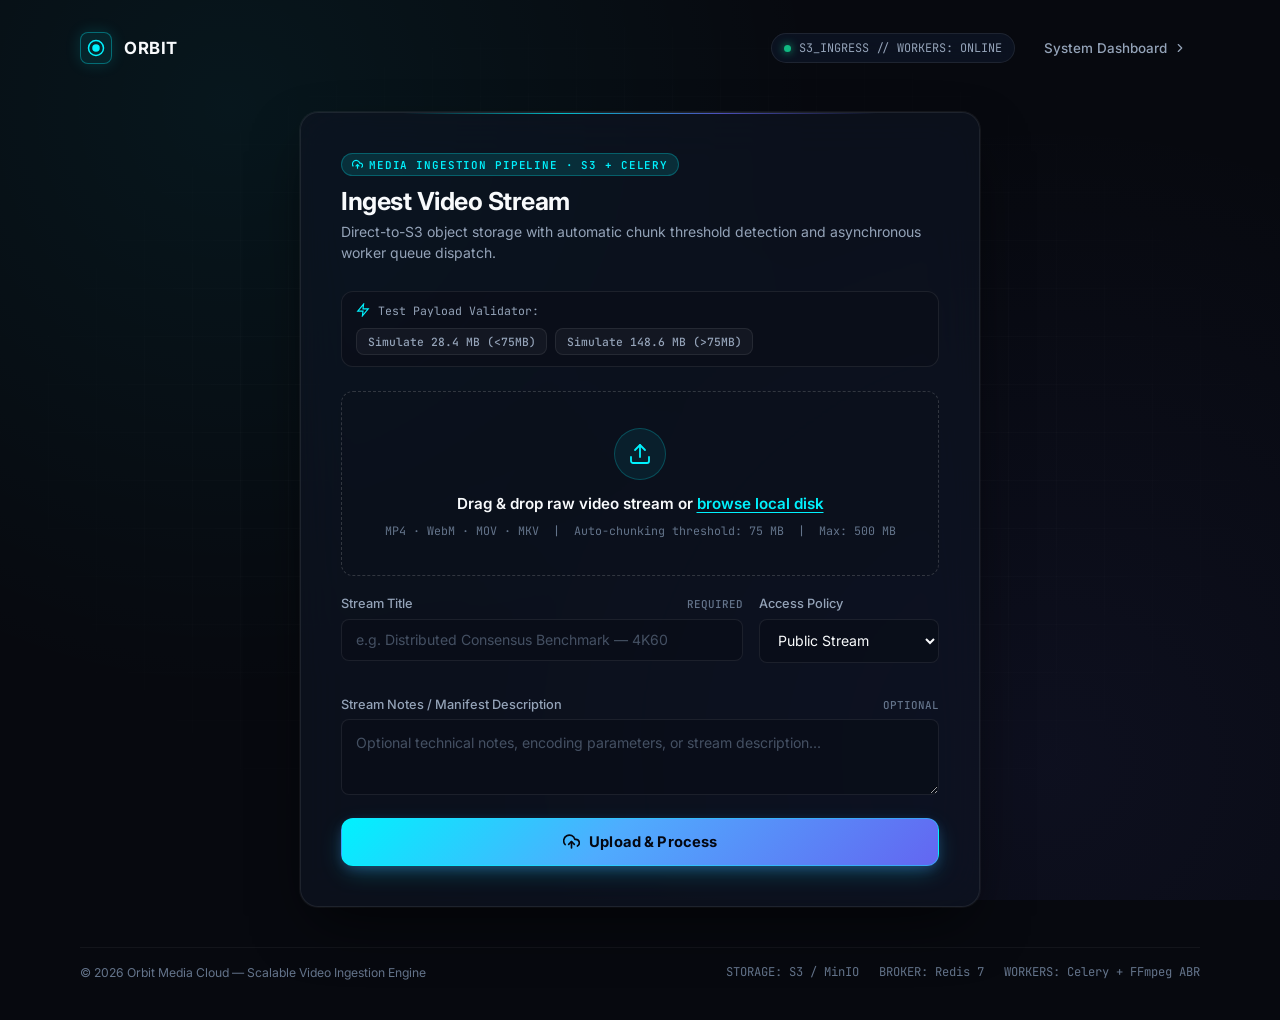
<file: upload.html>
<!DOCTYPE html>
<html lang="en" data-theme="dark">
<head>
  <meta charset="UTF-8">
  <meta name="viewport" content="width=device-width, initial-scale=1.0">
  <meta name="description" content="Orbit Media Cloud — High-throughput video ingestion, multi-part S3 upload, and Celery transcoding pipeline.">
  <title>Ingest Video — ORBIT Streaming Architecture</title>

  <!-- Typography: Inter & JetBrains Mono -->
  <link rel="preconnect" href="https://fonts.googleapis.com">
  <link rel="preconnect" href="https://fonts.gstatic.com" crossorigin>
  <link href="https://fonts.googleapis.com/css2?family=Inter:wght@400;500;600;700&family=JetBrains+Mono:wght@400;500;600;700&display=swap" rel="stylesheet">

  <!-- Upload Page Stylesheet -->
  <link rel="stylesheet" href="css/upload.css">
</head>
<body>

  <!-- Subtle Background Grid -->
  <div class="bg-grid" aria-hidden="true"></div>

  <div class="upload-shell">

    <!-- Minimalist Top Navigation -->
    <header class="top-nav">
      <a href="index.html" class="brand-link" aria-label="Orbit Home">
        <div class="brand-icon">
          <svg width="18" height="18" viewBox="0 0 24 24" fill="none" stroke="currentColor" stroke-width="2" stroke-linecap="round" stroke-linejoin="round">
            <circle cx="12" cy="12" r="10"></circle>
            <circle cx="12" cy="12" r="4" fill="currentColor"></circle>
          </svg>
        </div>
        <span>ORBIT</span>
      </a>

      <div class="nav-telemetry">
        <div class="pipeline-pill" title="S3 Object Storage & Celery Worker Pool Status">
          <span class="status-dot" aria-hidden="true"></span>
          <span>S3_INGRESS // WORKERS: ONLINE</span>
        </div>
        <a href="dashboard.html" class="nav-back-link">
          <span>System Dashboard</span>
          <svg width="14" height="14" viewBox="0 0 24 24" fill="none" stroke="currentColor" stroke-width="2" stroke-linecap="round" stroke-linejoin="round">
            <polyline points="9 18 15 12 9 6"></polyline>
          </svg>
        </a>
      </div>
    </header>

    <!-- Main Center Stage -->
    <main class="upload-stage">
      <div class="upload-container">
        <section class="upload-card" aria-labelledby="uploadHeading">

          <!-- ============================================================
               VIEW 1: VIDEO INGESTION & CHUNKING VALIDATOR FORM
               ============================================================ -->
          <div id="uploadFormView">
            <div class="upload-header">
              <div>
                <div class="arch-tag">
                  <svg width="11" height="11" viewBox="0 0 24 24" fill="none" stroke="currentColor" stroke-width="2.5">
                    <polyline points="16 16 12 12 8 16"></polyline>
                    <line x1="12" y1="12" x2="12" y2="21"></line>
                    <path d="M20.39 18.39A5 5 0 0 0 18 9h-1.26A8 8 0 1 0 3 16.3"></path>
                  </svg>
                  <span>MEDIA INGESTION PIPELINE · S3 + CELERY</span>
                </div>
                <h1 class="upload-title" id="uploadHeading">Ingest Video Stream</h1>
                <p class="upload-subtitle">Direct-to-S3 object storage with automatic chunk threshold detection and asynchronous worker queue dispatch.</p>
              </div>
            </div>

            <!-- Recruiter / Architect Quick Payload Simulator -->
            <div class="simulator-bar" aria-label="Payload size simulator for architecture review">
              <span class="simulator-label">
                <svg width="14" height="14" viewBox="0 0 24 24" fill="none" stroke="currentColor" stroke-width="2">
                  <polygon points="13 2 3 14 12 14 11 22 21 10 12 10 13 2"></polygon>
                </svg>
                <span>Test Payload Validator:</span>
              </span>
              <div class="simulator-actions">
                <button type="button" class="btn-sim" id="btnSimStandard" title="Simulate a 28.4 MB video file (< 75MB)">
                  Simulate 28.4 MB (&lt;75MB)
                </button>
                <button type="button" class="btn-sim btn-sim--large" id="btnSimLarge" title="Simulate a 148.6 MB 4K video file (> 75MB)">
                  Simulate 148.6 MB (&gt;75MB)
                </button>
              </div>
            </div>

            <!-- Error Banner -->
            <div class="upload-error" id="uploadError" role="alert" aria-live="assertive">
              <svg width="16" height="16" viewBox="0 0 24 24" fill="none" stroke="currentColor" stroke-width="2">
                <circle cx="12" cy="12" r="10"></circle>
                <line x1="12" y1="8" x2="12" y2="12"></line>
                <line x1="12" y1="16" x2="12.01" y2="16"></line>
              </svg>
              <span id="uploadErrorText">Please select a valid video file and enter a stream title.</span>
            </div>

            <form id="ingestForm" novalidate>

              <!-- Glassmorphism Drag-and-Drop Zone -->
              <div class="dropzone" id="dropzone" tabindex="0" role="button" aria-label="Drag and drop video file or click to browse">
                <input type="file" id="videoFileInput" class="dropzone-input" accept="video/*">

                <!-- Empty State -->
                <div class="dropzone-empty">
                  <div class="dropzone-icon-ring">
                    <svg width="24" height="24" viewBox="0 0 24 24" fill="none" stroke="currentColor" stroke-width="1.8" stroke-linecap="round" stroke-linejoin="round">
                      <path d="M21 15v4a2 2 0 0 1-2 2H5a2 2 0 0 1-2-2v-4"></path>
                      <polyline points="17 8 12 3 7 8"></polyline>
                      <line x1="12" y1="3" x2="12" y2="15"></line>
                    </svg>
                  </div>
                  <p class="dropzone-prompt">Drag &amp; drop raw video stream or <span>browse local disk</span></p>
                  <p class="dropzone-specs">MP4 · WebM · MOV · MKV &nbsp;|&nbsp; Auto-chunking threshold: 75 MB &nbsp;|&nbsp; Max: 500 MB</p>
                </div>

                <!-- Selected File State -->
                <div class="dropzone-file-info" id="dropzoneFileInfo">
                  <div class="file-meta-left">
                    <div class="file-type-badge" id="fileExtBadge">MP4</div>
                    <div class="file-details">
                      <div class="file-name" id="fileNameDisplay">stream_master_4k.mp4</div>
                      <div class="file-stats">
                        <span id="fileSizeDisplay">148.60 MB</span>
                        <span>•</span>
                        <span id="fileMimeDisplay">video/mp4</span>
                        <span>•</span>
                        <span class="file-stat-Mode" id="fileModeDisplay">S3_MULTIPART_CHUNKED</span>
                      </div>
                    </div>
                  </div>
                  <button type="button" class="btn-remove-file" id="btnRemoveFile" aria-label="Remove selected file">
                    Clear
                  </button>
                </div>
              </div>

              <!-- CORE FEATURE 1: > 75MB Architectural Chunking Badge / Notice -->
              <div class="chunking-notice" id="chunkingNotice" role="status" aria-live="polite">
                <div class="chunking-notice__icon" aria-hidden="true">
                  <svg width="16" height="16" viewBox="0 0 24 24" fill="none" stroke="currentColor" stroke-width="2">
                    <polygon points="12 2 2 7 12 12 22 7 12 2"></polygon>
                    <polyline points="2 17 12 22 22 17"></polyline>
                    <polyline points="2 12 12 17 22 12"></polyline>
                  </svg>
                </div>
                <div class="chunking-notice__body">
                  <div class="chunking-notice__title">
                    Large File Detected: Initializing Multi-part Chunked S3 Upload &amp; Worker Queue.
                  </div>
                  <div class="chunking-notice__telemetry">
                    <span id="chunkPartSize">Part Size: 8.0 MB</span>
                    <span>•</span>
                    <span id="chunkCountDisplay">Calculated Parts: 19 chunks</span>
                    <span>•</span>
                    <span>Concurrency: 4x Parallel Streams</span>
                  </div>
                </div>
              </div>

              <!-- Subtle Single-Stream Indicator (when file <= 75MB) -->
              <div class="standard-stream-notice" id="standardNotice" role="status" aria-live="polite">
                <span>✓ Standard Payload (&le; 75 MB): Direct Single-Stream Presigned PUT Ready</span>
                <span id="standardSizeTag">28.40 MB</span>
              </div>

              <!-- Developer-Focused Minimalist Metadata -->
              <div class="form-grid">
                <div class="form-group">
                  <label for="videoTitle" class="form-label">
                    <span>Stream Title</span>
                    <span class="label-hint">REQUIRED</span>
                  </label>
                  <input
                    type="text"
                    id="videoTitle"
                    class="form-input"
                    placeholder="e.g. Distributed Consensus Benchmark — 4K60"
                    required
                    autocomplete="off"
                  >
                </div>

                <div class="form-group">
                  <label for="videoVisibility" class="form-label">
                    <span>Access Policy</span>
                  </label>
                  <select id="videoVisibility" class="form-select">
                    <option value="public">Public Stream</option>
                    <option value="unlisted">Unlisted Link</option>
                    <option value="private">Private Bucket</option>
                  </select>
                </div>
              </div>

              <div class="form-group">
                <label for="videoDescription" class="form-label">
                  <span>Stream Notes / Manifest Description</span>
                  <span class="label-hint">OPTIONAL</span>
                </label>
                <textarea
                  id="videoDescription"
                  class="form-textarea"
                  placeholder="Optional technical notes, encoding parameters, or stream description..."
                ></textarea>
              </div>

              <!-- Final Submit Button -->
              <button type="submit" class="btn-upload-submit" id="btnUploadSubmit">
                <svg width="17" height="17" viewBox="0 0 24 24" fill="none" stroke="currentColor" stroke-width="2.3" stroke-linecap="round" stroke-linejoin="round">
                  <polyline points="16 16 12 12 8 16"></polyline>
                  <line x1="12" y1="12" x2="12" y2="21"></line>
                  <path d="M20.39 18.39A5 5 0 0 0 18 9h-1.26A8 8 0 1 0 3 16.3"></path>
                </svg>
                <span>Upload &amp; Process</span>
              </button>

            </form>
          </div>

          <!-- ============================================================
               VIEW 2: PRE-REDIRECT PIPELINE VISUALIZATION
               Client -> API Gateway -> Redis Broker -> Celery Task Queue
               ============================================================ -->
          <div class="pipeline-overlay" id="pipelineOverlay" role="region" aria-live="polite" aria-label="Ingestion pipeline dispatch visualization">

            <div class="pipeline-header">
              <div>
                <div class="pipeline-badge">
                  <span class="pulse-dot" aria-hidden="true"></span>
                  <span>PIPELINE DISPATCH IN PROGRESS</span>
                </div>
                <h2 class="pipeline-title">Dispatching to Worker Queue</h2>
                <p class="pipeline-subtitle" id="pipelineModeSubtitle">Streaming chunks to object storage and registering Celery ABR transcode job.</p>
              </div>
              <div class="pipeline-timer" id="pipelineTimer">0.0s</div>
            </div>

            <!-- 4-Node Architecture Flow Graph -->
            <div class="pipeline-graph">
              <div class="pipeline-bus-track" aria-hidden="true">
                <div class="pipeline-bus-fill" id="pipelineBusFill"></div>
              </div>

              <!-- Node 1: Client Chunks -->
              <div class="p-node" id="node-client">
                <div class="p-node__orb">
                  <svg width="18" height="18" viewBox="0 0 24 24" fill="none" stroke="currentColor" stroke-width="2">
                    <rect x="2" y="3" width="20" height="14" rx="2" ry="2"></rect>
                    <line x1="8" y1="21" x2="16" y2="21"></line>
                    <line x1="12" y1="17" x2="12" y2="21"></line>
                  </svg>
                </div>
                <div class="p-node__label">1. Client Dispatch</div>
                <div class="p-node__tech" id="nodeClientTech">S3 Chunks</div>
              </div>

              <!-- Node 2: API Gateway -->
              <div class="p-node" id="node-gateway">
                <div class="p-node__orb">
                  <svg width="18" height="18" viewBox="0 0 24 24" fill="none" stroke="currentColor" stroke-width="2">
                    <polygon points="12 2 2 7 12 12 22 7 12 2"></polygon>
                    <polyline points="2 17 12 22 22 17"></polyline>
                    <polyline points="2 12 12 17 22 12"></polyline>
                  </svg>
                </div>
                <div class="p-node__label">2. API Gateway</div>
                <div class="p-node__tech">POST /complete</div>
              </div>

              <!-- Node 3: Redis Broker -->
              <div class="p-node" id="node-redis">
                <div class="p-node__orb">
                  <svg width="18" height="18" viewBox="0 0 24 24" fill="none" stroke="currentColor" stroke-width="2">
                    <ellipse cx="12" cy="5" rx="9" ry="3"></ellipse>
                    <path d="M21 12c0 1.66-4 3-9 3s-9-1.34-9-3"></path>
                    <path d="M3 5v14c0 1.66 4 3 9 3s9-1.34 9-3V5"></path>
                  </svg>
                </div>
                <div class="p-node__label">3. Redis Broker</div>
                <div class="p-node__tech">LPUSH Task</div>
              </div>

              <!-- Node 4: Celery Task Queue -->
              <div class="p-node" id="node-celery">
                <div class="p-node__orb">
                  <svg width="18" height="18" viewBox="0 0 24 24" fill="none" stroke="currentColor" stroke-width="2">
                    <circle cx="12" cy="12" r="3"></circle>
                    <path d="M19.4 15a1.65 1.65 0 0 0 .33 1.82l.06.06a2 2 0 0 1 0 2.83 2 2 0 0 1-2.83 0l-.06-.06a1.65 1.65 0 0 0-1.82-.33 1.65 1.65 0 0 0-1 1.51V21a2 2 0 0 1-2 2 2 2 0 0 1-2-2v-.09A1.65 1.65 0 0 0 9 19.4a1.65 1.65 0 0 0-1.82.33l-.06.06a2 2 0 0 1-2.83 0 2 2 0 0 1 0-2.83l.06-.06a1.65 1.65 0 0 0 .33-1.82 1.65 1.65 0 0 0-1.51-1H3a2 2 0 0 1-2-2 2 2 0 0 1 2-2h.09A1.65 1.65 0 0 0 4.6 9a1.65 1.65 0 0 0-.33-1.82l-.06-.06a2 2 0 0 1 0-2.83 2 2 0 0 1 2.83 0l.06.06a1.65 1.65 0 0 0 1.82.33H9a1.65 1.65 0 0 0 1-1.51V3a2 2 0 0 1 2-2 2 2 0 0 1 2 2v.09a1.65 1.65 0 0 0 1 1.51 1.65 1.65 0 0 0 1.82-.33l.06-.06a2 2 0 0 1 2.83 0 2 2 0 0 1 0 2.83l-.06.06a1.65 1.65 0 0 0-.33 1.82V9a1.65 1.65 0 0 0 1.51 1H21a2 2 0 0 1 2 2 2 2 0 0 1-2 2h-.09a1.65 1.65 0 0 0-1.51 1z"></path>
                  </svg>
                </div>
                <div class="p-node__label">4. Celery Queue</div>
                <div class="p-node__tech">202 Accepted</div>
              </div>
            </div>

            <!-- Live Stream Progress & Micro-Telemetry -->
            <div class="stream-telemetry-box">
              <div class="telemetry-top-row">
                <span class="telemetry-stage-name" id="telemetryStageName">Initializing S3 presigned handoff...</span>
                <span class="telemetry-percent" id="telemetryPercent">0%</span>
              </div>
              <div class="stream-progress-track">
                <div class="stream-progress-bar" id="streamProgressBar"></div>
              </div>
              <div class="telemetry-log" id="telemetryLog"></div>
            </div>

          </div>

        </section>
      </div>
    </main>

    <!-- Minimalist Footer -->
    <footer class="upload-footer">
      <div>&copy; 2026 Orbit Media Cloud — Scalable Video Ingestion Engine</div>
      <div class="footer-specs">
        <span>STORAGE: S3 / MinIO</span>
        <span>BROKER: Redis 7</span>
        <span>WORKERS: Celery + FFmpeg ABR</span>
      </div>
    </footer>

  </div>

  <!-- Central API Configuration -->
  <script src="js/config.js"></script>

  <!-- Upload & Architecture Pipeline Controller -->
  <script src="js/upload.js"></script>
</body>
</html>
</file>
<file: css/main.css>
/* ===== CSS Variables & Theming ===== */
:root {
    --bg-primary: #0a0a0a;
    --bg-secondary: #111111;
    --bg-header: rgba(14, 14, 18, 0.85);
    --text-primary: #f1f1f1;
    --text-secondary: #b0b0b0;
    --accent: #00c853;
    --accent-glow: rgba(0, 200, 83, 0.25);
    --border-color: rgba(255, 255, 255, 0.08);
    --card-bg: #1a1a1e;
    --hover-bg: rgba(255, 255, 255, 0.05);
    --sidebar-bg: rgba(10, 10, 10, 0.95);
    --input-bg: #202024;
    --input-border: #2e2e35;
    --overlay-bg: rgba(0, 0, 0, 0.7);
    --shadow: 0 8px 30px rgba(0, 0, 0, 0.5);
    --header-radius: 24px;
    --space-gradient: radial-gradient(ellipse at 30% 20%, rgba(0, 200, 83, 0.06) 0%, transparent 60%),
                      radial-gradient(ellipse at 70% 80%, rgba(80, 0, 200, 0.08) 0%, transparent 60%),
                      radial-gradient(ellipse at 50% 50%, rgba(0, 180, 150, 0.04) 0%, transparent 70%);
    --sidebar-width: 220px;
    --sidebar-collapsed-width: 60px;
}

[data-theme="light"] {
    --bg-primary: #f5f5f7;
    --bg-secondary: #ffffff;
    --bg-header: rgba(255, 255, 255, 0.92);
    --text-primary: #1a1a1a;
    --text-secondary: #555555;
    --accent: #00a844;
    --accent-glow: rgba(0, 168, 68, 0.15);
    --border-color: rgba(0, 0, 0, 0.08);
    --card-bg: #ffffff;
    --hover-bg: rgba(0, 0, 0, 0.03);
    --sidebar-bg: rgba(245, 245, 247, 0.97);
    --input-bg: #ffffff;
    --input-border: #d0d0d5;
    --overlay-bg: rgba(0, 0, 0, 0.35);
    --shadow: 0 8px 30px rgba(0, 0, 0, 0.08);
    --space-gradient: radial-gradient(ellipse at 30% 20%, rgba(0, 168, 68, 0.04) 0%, transparent 60%),
                      radial-gradient(ellipse at 70% 80%, rgba(120, 80, 200, 0.04) 0%, transparent 60%),
                      radial-gradient(ellipse at 50% 50%, rgba(0, 150, 130, 0.03) 0%, transparent 70%);
}

/* ===== Custom Scrollbar ===== */
::-webkit-scrollbar { width: 8px; }
::-webkit-scrollbar-track { background: transparent; }
::-webkit-scrollbar-thumb { background: var(--border-color); border-radius: 4px; }
::-webkit-scrollbar-thumb:hover { background: var(--text-secondary); }

/* ===== Reset & Base ===== */
*, *::before, *::after { margin: 0; padding: 0; box-sizing: border-box; }
body {
    font-family: 'Inter', system-ui, -apple-system, sans-serif;
    background: var(--bg-primary);
    color: var(--text-primary);
    min-height: 100vh;
    transition: background 0.3s, color 0.2s;
    position: relative;
    overflow-x: hidden;
}
body::before {
    content: '';
    position: fixed;
    inset: 0;
    background: var(--space-gradient);
    pointer-events: none;
    z-index: -1;
}
a { text-decoration: none; color: inherit; }
button { background: none; border: none; cursor: pointer; color: inherit; font-family: inherit; }
ul, ol { list-style: none; }

/* ===== Header ===== */
.header {
    position: fixed; top: 12px; left: 50%; transform: translateX(-50%);
    width: calc(100% - 32px); max-width: 1880px;
    background: var(--bg-header); backdrop-filter: blur(20px);
    border: 1px solid var(--border-color); border-radius: var(--header-radius);
    padding: 0 20px; height: 64px; display: flex; align-items: center; z-index: 100;
    box-shadow: 0 4px 20px rgba(0,0,0,0.2); transition: background 0.3s, border-color 0.3s;
}
.header__inner { display: flex; align-items: center; width: 100%; justify-content: space-between; gap: 24px; }
.header__logo { display: flex; align-items: center; font-weight: 700; font-size: 1.15rem; gap: 6px; color: var(--accent); flex-shrink: 0; }
.header__logo-fallback { display: flex; align-items: center; gap: 6px; }
.header__logo-fallback svg { color: var(--accent); width: 26px; height: 26px; }
.header__logo-fallback span { font-size: 1.15rem; font-weight: 700; letter-spacing: -0.3px; }
.header__logo-img { max-height: 34px; width: auto; }
.header__search {
    flex: 0 1 580px; display: flex; align-items: center;
    background: var(--input-bg); border: 1px solid var(--input-border);
    border-radius: 40px; padding: 0 0 0 18px; transition: border-color 0.2s, box-shadow 0.2s;
}
.header__search:focus-within { border-color: var(--accent); box-shadow: 0 0 0 3px var(--accent-glow); }
.header__search-input { flex: 1; background: transparent; border: none; outline: none; padding: 12px 0; color: var(--text-primary); font-size: 0.95rem; }
.header__search-input::placeholder { color: var(--text-secondary); }
.header__search-btn { padding: 10px 16px; border-radius: 0 40px 40px 0; color: var(--text-secondary); transition: color 0.2s; }
.header__search-btn:hover { color: var(--accent); }
.header__actions { display: flex; align-items: center; gap: 10px; flex-shrink: 0; position: relative; }

/* Create (+) Button */
.create-container { position: relative; }
.header__create-btn {
    width: 42px; height: 42px; border-radius: 50%;
    display: flex; align-items: center; justify-content: center;
    color: var(--text-secondary); background: transparent;
    transition: color 0.2s, transform 0.2s;
}
.header__create-btn:hover {
    background: transparent;
    color: var(--text-primary);
    transform: scale(1.05);
}
.create-dropdown {
    position: absolute; top: 54px; right: 0; width: 200px; background: var(--card-bg);
    border: 1px solid var(--border-color); border-radius: 16px; padding: 8px; z-index: 120;
    opacity: 0; visibility: hidden; transform: translateY(10px);
    transition: opacity 0.2s, transform 0.2s, visibility 0.2s; backdrop-filter: blur(20px);
}
.create-dropdown.active { opacity: 1; visibility: visible; transform: translateY(0); }

.header__profile-btn {
    width: 42px; height: 42px; border-radius: 50%; display: flex; align-items: center; justify-content: center;
    transition: background 0.2s; color: var(--text-secondary);
}
.header__profile-btn:hover { background: var(--hover-bg); color: var(--text-primary); }
.header__profile-avatar {
    width: 36px; height: 36px; border-radius: 50%; background: var(--accent);
    display: flex; align-items: center; justify-content: center; overflow: hidden; color: #fff;
    border: 2px solid transparent; transition: border-color 0.2s;
}
.header__profile-btn:hover .header__profile-avatar { border-color: var(--accent); }
.header__profile-avatar img { width: 100%; height: 100%; object-fit: cover; }

/* ===== Dropdown ===== */
.dropdown {
    position: absolute; top: 54px; right: 0; width: 240px; background: var(--card-bg);
    border: 1px solid var(--border-color); border-radius: 16px; box-shadow: var(--shadow);
    padding: 8px; z-index: 110; opacity: 0; visibility: hidden; transform: translateY(10px);
    transition: opacity 0.2s, transform 0.2s, visibility 0.2s; backdrop-filter: blur(20px);
}
.dropdown.active { opacity: 1; visibility: visible; transform: translateY(0); }
.dropdown__section { padding: 4px 0; }
.dropdown__label { font-size: 0.7rem; text-transform: uppercase; letter-spacing: 0.05em; color: var(--text-secondary); padding: 8px 12px 4px; }
.dropdown__item { width: 100%; padding: 10px 12px; border-radius: 10px; display: flex; align-items: center; gap: 10px; font-size: 0.9rem; color: var(--text-primary); transition: background 0.15s; }
.dropdown__item:hover { background: var(--hover-bg); }
.dropdown__divider { height: 1px; background: var(--border-color); margin: 4px 8px; }
.dropdown__theme-toggle { display: flex; align-items: center; justify-content: space-between; }
.dropdown__theme-icon-dark { display: none; }
[data-theme="dark"] .dropdown__theme-icon-dark { display: block; }
[data-theme="dark"] .dropdown__theme-icon-light { display: none; }
[data-theme="light"] .dropdown__theme-icon-dark { display: none; }
[data-theme="light"] .dropdown__theme-icon-light { display: block; }

/* ===== Sidebar ===== */
.sidebar {
    position: fixed; top: 90px; left: 16px;
    width: var(--sidebar-width);
    bottom: 20px;
    background: var(--sidebar-bg); backdrop-filter: blur(16px);
    border: 1px solid var(--border-color); border-radius: 20px;
    padding: 20px 12px;
    overflow-y: auto; overflow-x: hidden;
    z-index: 90; transition: width 0.3s ease, background 0.3s, border-color 0.3s;
    scrollbar-width: none;
}
.sidebar::-webkit-scrollbar { display: none; }

/* حالت آیکونی */
.sidebar--collapsed {
    width: var(--sidebar-collapsed-width);
    padding: 20px 8px;
}
.sidebar--collapsed .sidebar__item span,
.sidebar--collapsed .sidebar__channel span,
.sidebar--collapsed .sidebar__channels-title,
.sidebar--collapsed .sidebar__support p,
.sidebar--collapsed .sidebar__support .support-iframe-container,
.sidebar--collapsed .sidebar__show-more {
    display: none;
}
.sidebar--collapsed .sidebar__channel-avatar {
    display: flex !important;
}
.sidebar--collapsed .sidebar__item {
    justify-content: center;
    padding: 12px 0;
}
.sidebar--collapsed .sidebar__channel {
    justify-content: center;
    padding: 10px 0;
}
.live-badge {
    background: var(--accent);
    color: #fff;
    font-size: 0.65rem;
    font-weight: 700;
    padding: 2px 6px;
    border-radius: 10px;
    margin-left: auto;
    line-height: 1.3;
}
.sidebar--collapsed .live-badge {
    display: none;
}

.sidebar-toggle {
    position: absolute; bottom: 15px; left: 50%; transform: translateX(-50%);
    width: 36px; height: 36px; border-radius: 50%;
    background: var(--card-bg); border: 1px solid var(--border-color);
    display: flex; align-items: center; justify-content: center;
    cursor: pointer; color: var(--text-secondary); transition: background 0.2s, color 0.2s;
    z-index: 100;
}
.sidebar-toggle:hover { background: var(--hover-bg); color: var(--accent); }
.sidebar--collapsed .sidebar-toggle svg { transform: rotate(180deg); }

.sidebar__show-more {
    align-self: flex-start;
    margin-top: 8px;
    font-size: 0.8rem;
    color: var(--accent);
    padding-left: 0;
}

.main-content {
    margin-left: calc(var(--sidebar-width) + 40px);
    transition: margin-left 0.3s ease;
}
.sidebar--collapsed ~ .main-content {
    margin-left: calc(var(--sidebar-collapsed-width) + 40px);
}

.sidebar__nav { display: flex; flex-direction: column; gap: 6px; }
.sidebar__item { display: flex; align-items: center; gap: 14px; padding: 12px 14px; border-radius: 12px; font-weight: 500; font-size: 0.95rem; color: var(--text-secondary); transition: background 0.2s, color 0.2s, transform 0.1s; }
.sidebar__item:hover { background: var(--hover-bg); color: var(--text-primary); transform: translateX(4px); }
.sidebar__item--active { background: var(--accent-glow); color: var(--accent); font-weight: 600; }
.sidebar__divider { height: 1px; background: var(--border-color); margin: 20px 8px; }
.sidebar__channels-title { font-size: 0.7rem; text-transform: uppercase; letter-spacing: 0.05em; color: var(--text-secondary); padding: 0 14px 12px; }
.sidebar__channel { display: flex; align-items: center; gap: 12px; padding: 10px 14px; border-radius: 12px; margin-bottom: 4px; font-size: 0.9rem; color: var(--text-secondary); transition: background 0.2s, color 0.2s; }
.sidebar__channel:hover { background: var(--hover-bg); color: var(--text-primary); }
.sidebar__channel-avatar { width: 28px; height: 28px; border-radius: 50%; display: flex; align-items: center; justify-content: center; font-weight: 700; font-size: 0.8rem; color: #fff; flex-shrink: 0; }

/* Support iframe */
.sidebar__support { margin-top: 12px; }
.support-iframe-container {
    width: 90%;
    margin: 0 auto;
    margin-top: -50px;
    overflow: hidden;
    border-radius: 12px;
    height: 30%;
}

/* ===== Main Content ===== */
.main-content { margin-top: 100px; padding: 0 30px 40px; min-height: 100vh; }
.category-pills { display: flex; flex-wrap: wrap; gap: 10px; margin-bottom: 32px; }
.category-pill { padding: 8px 18px; background: var(--card-bg); border: 1px solid var(--border-color); border-radius: 24px; font-size: 0.85rem; font-weight: 500; color: var(--text-secondary); transition: all 0.2s; white-space: nowrap; }
.category-pill:hover { background: var(--hover-bg); color: var(--text-primary); }
.category-pill--active { background: var(--accent); border-color: var(--accent); color: #fff; font-weight: 600; }

/* Video Grid (5 columns) */
.video-grid {
    display: grid;
    grid-template-columns: repeat(5, 1fr);
    gap: 24px;
}
@media (max-width: 1600px) { .video-grid { grid-template-columns: repeat(4, 1fr); } }
@media (max-width: 1200px) { .video-grid { grid-template-columns: repeat(3, 1fr); } }
@media (max-width: 800px)  { .video-grid { grid-template-columns: repeat(2, 1fr); } }
@media (max-width: 500px)  { .video-grid { grid-template-columns: 1fr; } }

.video-card { background: var(--card-bg); border-radius: 16px; overflow: hidden; border: 1px solid var(--border-color); transition: transform 0.2s, box-shadow 0.2s; cursor: pointer; }
.video-card:hover { transform: translateY(-4px); box-shadow: var(--shadow); }
.video-card--trend { position: relative; box-shadow: 0 0 0px rgba(0, 200, 83, 0), 0 0 50px rgba(0,200,83,0.3); }
.trend-badge { position: absolute; top: 10px; left: 10px; background: var(--accent); color: #fff; font-size: 0.7rem; font-weight: 700; padding: 4px 10px; border-radius: 6px; text-transform: uppercase; letter-spacing: 0.5px; z-index: 2; box-shadow: 0 2px 8px rgba(0,0,0,0.3); }
.video-card__thumbnail { position: relative; width: 100%; padding-top: 56.25%; background: #1e1e2a; overflow: hidden; }
.video-card--short .video-card__thumbnail { padding-top: 133.33%; }
.video-card__thumbnail img { position: absolute; top: 0; left: 0; width: 100%; height: 100%; object-fit: cover; }
.video-card__duration { position: absolute; bottom: 8px; right: 8px; background: rgba(0,0,0,0.8); color: #fff; padding: 3px 8px; border-radius: 6px; font-size: 0.75rem; font-weight: 600; }
.video-card__info { padding: 14px; display: flex; gap: 12px; }
.video-card__channel-img { width: 36px; height: 36px; border-radius: 50%; background: var(--accent); flex-shrink: 0; display: flex; align-items: center; justify-content: center; font-weight: 700; color: #fff; }
.video-card__text h3 { font-size: 0.95rem; font-weight: 600; line-height: 1.3; margin-bottom: 6px; display: -webkit-box; -webkit-line-clamp: 2; -webkit-box-orient: vertical; overflow: hidden; }
.video-card__text p {
    font-size: 0.8rem;
    color: var(--text-secondary);
    margin: 0;
    line-height: 1.4;
}
.video-card__text p:first-of-type {
    margin-bottom: 4px;
}
/* Post Card */
.post-card { background: var(--card-bg); border-radius: 16px; padding: 18px; border: 1px solid var(--border-color); transition: transform 0.2s; cursor: pointer; }
.post-card:hover { transform: translateY(-2px); }
.post-card__header { display: flex; align-items: center; gap: 12px; margin-bottom: 12px; }
.post-card__avatar { width: 40px; height: 40px; border-radius: 50%; background: var(--accent); color: #fff; display: flex; align-items: center; justify-content: center; font-weight: 700; }
.post-card__author { font-weight: 600; font-size: 0.9rem; }
.post-card__time { font-size: 0.75rem; color: var(--text-secondary); }
.post-card__content { font-size: 0.9rem; line-height: 1.4; margin-bottom: 12px; }
.post-card__image { width: 100%; border-radius: 12px; margin-top: 8px; }

/* ===== Video Preview Overlay ===== */
.video-card {
    position: relative;
}
.video-card__thumbnail {
    position: relative;
    overflow: hidden;
    border-radius: 12px;
}
.video-preview-overlay {
    position: absolute;
    top: 0;
    left: 0;
    width: 100%;
    height: 100%;
    background: #000;
    border-radius: 12px;
    overflow: hidden;
    z-index: 10;
    animation: fadeIn 0.2s ease;
}
@keyframes fadeIn {
    from { opacity: 0; }
    to { opacity: 1; }
}
.preview-mute-btn {
    position: absolute;
    top: 8px;
    right: 8px;
    background: rgba(0,0,0,0.6);
    border: none;
    border-radius: 50%;
    width: 32px;
    height: 32px;
    display: flex;
    align-items: center;
    justify-content: center;
    cursor: pointer;
    color: white;
    z-index: 15;
    backdrop-filter: blur(4px);
    transition: background 0.2s, transform 0.1s;
}
.preview-mute-btn:hover {
    background: rgba(0,0,0,0.8);
    transform: scale(1.05);
}
.preview-mute-btn svg {
    width: 18px;
    height: 18px;
    stroke: currentColor;
    stroke-width: 2;
    fill: none;
}

/* Verified badge */
.verified-badge {
    display: inline-flex;
    vertical-align: middle;
    margin-left: 6px;
    color: #c5c5c5;
}
.verified-badge svg {
    width: 18px;
    height: 18px;
}

/* =====================================================================
   Added for the API-backed video feed (js/videos-feed.js).
   Nothing above this line was changed — these rules only add new
   selectors or make the existing .video-card safe to render as an <a>.
   ===================================================================== */

/* .video-card is now rendered as <a class="video-card">...</a> instead of
   <article>. Grid items are auto-blockified so layout already worked, but
   being explicit avoids relying on that and keeps link defaults in check. */
.video-card {
    display: block;
    color: inherit;
    text-decoration: none;
}

/* Infinite-scroll trigger element (kept invisible, needs a height to be
   observable by IntersectionObserver). */
.video-grid-sentinel {
    height: 1px;
}

.video-grid-empty,
.video-grid-error {
    text-align: center;
    padding: 3rem 1rem;
    color: var(--text-secondary);
}
.video-grid-error .btn--link {
    color: var(--accent);
    text-decoration: underline;
    background: none;
    border: none;
    cursor: pointer;
    font: inherit;
}

/* Skeleton loading cards, built from the same .video-card__* classes as
   real cards so their size/spacing matches exactly. */
.video-card--skeleton {
    pointer-events: none;
    cursor: default;
}
.video-card--skeleton:hover {
    transform: none;
    box-shadow: none;
}

.skeleton-shimmer {
    position: relative;
    overflow: hidden;
    background: var(--hover-bg);
}
.skeleton-shimmer::after {
    content: '';
    position: absolute;
    inset: 0;
    transform: translateX(-100%);
    background: linear-gradient(90deg, transparent 0%, rgba(255, 255, 255, 0.08) 50%, transparent 100%);
    animation: skeleton-sweep 1.4s infinite;
}
@keyframes skeleton-sweep {
    100% { transform: translateX(100%); }
}

.skeleton-line {
    border-radius: 4px;
    margin-bottom: 8px;
}
</file>
<file: css/popups.css>
/* ============================
   popups.css – استایل مشترک پاپ‌آپ‌ها، مودال‌ها، توست‌ها و المان‌های فرم
   ============================ */

/* Overlay */
.overlay {
    position: fixed;
    inset: 0;
    background: var(--overlay-bg);
    z-index: 200;
    opacity: 0;
    visibility: hidden;
    transition: opacity 0.3s, visibility 0.3s;
    backdrop-filter: blur(3px);
}
.overlay.active {
    opacity: 1;
    visibility: visible;
}

/* Popup عمومی */
.popup {
    position: fixed;
    inset: 0;
    display: flex;
    align-items: center;
    justify-content: center;
    z-index: 210;
    opacity: 0;
    visibility: hidden;
    transition: opacity 0.25s, visibility 0.25s;
    pointer-events: none;
}
.popup.active {
    opacity: 1;
    visibility: visible;
    pointer-events: auto;
}
.popup__panel {
    background: var(--card-bg);
    border: 1px solid var(--border-color);
    border-radius: 24px;
    padding: 32px;
    width: 400px;
    max-width: 92vw;
    box-shadow: var(--shadow);
    position: relative;
    transform: scale(0.95);
    transition: transform 0.25s;
    backdrop-filter: blur(20px);
}
.popup.active .popup__panel {
    transform: scale(1);
}
.popup__panel--wide {
    width: 420px;
    max-height: 85vh;
    overflow-y: auto;
}
.popup__panel--small {
    width: 380px;
}
.popup__panel--upload {
    width: 680px;
    max-width: 95vw;
    max-height: 90vh;
    overflow-y: auto;
    padding: 32px 36px;
}
.popup__close {
    position: absolute;
    top: 16px;
    right: 16px;
    width: 36px;
    height: 36px;
    border-radius: 50%;
    display: flex;
    align-items: center;
    justify-content: center;
    color: var(--text-secondary);
    background: none;
    border: none;
    cursor: pointer;
    transition: background 0.2s;
}
.popup__close:hover {
    background: var(--hover-bg);
}
.popup__icon-ring {
    width: 48px;
    height: 48px;
    border-radius: 50%;
    background: var(--accent-glow);
    display: flex;
    align-items: center;
    justify-content: center;
    margin: 0 auto 14px;
    color: var(--accent);
}
.popup__title {
    font-size: 1.5rem;
    font-weight: 700;
    text-align: center;
    margin-bottom: 6px;
}
.popup__subtitle {
    text-align: center;
    color: var(--text-secondary);
    margin-bottom: 28px;
    font-size: 0.9rem;
}
.popup__form {
    display: flex;
    flex-direction: column;
    gap: 22px;
}

/* بخش‌های فرم */
.form-section {
    border: none;
    margin-bottom: 32px;
}
.form-section__title {
    font-size: 1.05rem;
    font-weight: 700;
    color: var(--accent);
    margin-bottom: 24px;
    display: flex;
    align-items: center;
    gap: 10px;
}
.form-section__title::before {
    content: '';
    width: 6px;
    height: 6px;
    background: var(--accent);
    border-radius: 50%;
    box-shadow: 0 0 10px var(--accent);
}
.input-group {
    display: flex;
    flex-direction: column;
    gap: 10px;
}
.input-group label {
    font-size: 0.85rem;
    font-weight: 500;
    color: var(--text-secondary);
}
.input-group .required {
    color: #ff5252;
}
.input-group input,
.input-group textarea,
.input-group select {
    padding: 12px 14px;
    background: var(--input-bg);
    border: 1px solid var(--input-border);
    border-radius: 12px;
    color: var(--text-primary);
    font-size: 0.95rem;
    outline: none;
    transition: border-color 0.2s, box-shadow 0.2s;
    font-family: inherit;
    resize: vertical;
}
.input-group input:focus,
.input-group textarea:focus,
.input-group select:focus {
    border-color: var(--accent);
    box-shadow: 0 0 0 3px var(--accent-glow);
}
.input-group__error {
    font-size: 0.75rem;
    color: #ff5252;
    min-height: 1em;
}
.input-area {
    padding: 12px 14px;
    background: var(--input-bg);
    border: 1px solid var(--input-border);
    border-radius: 12px;
    color: var(--text-primary);
    font-size: 0.95rem;
    min-height: 100px;
    line-height: 1.6;
    word-wrap: break-word;
    overflow-y: auto;
    transition: border-color 0.2s, box-shadow 0.2s;
    white-space: pre-wrap;
}
.input-area:focus {
    border-color: var(--accent);
    box-shadow: 0 0 0 3px var(--accent-glow);
}
.input-area:empty::before {
    content: attr(placeholder);
    color: var(--text-secondary);
    opacity: 0.6;
}
.char-counter {
    text-align: right;
    font-size: 0.75rem;
    color: var(--text-secondary);
}
.thumbnail-options {
    display: flex;
    gap: 16px;
}
.thumbnail-box {
    flex: 1;
    border: 2px dashed var(--input-border);
    border-radius: 14px;
    padding: 22px 12px;
    text-align: center;
    cursor: pointer;
    transition: border-color 0.2s, background 0.2s;
    background: var(--input-bg);
    display: flex;
    flex-direction: column;
    align-items: center;
    justify-content: center;
    gap: 10px;
    color: var(--text-secondary);
}
.thumbnail-box:hover {
    border-color: var(--accent);
    background: var(--hover-bg);
}
.radio-group {
    display: flex;
    gap: 24px;
    flex-wrap: wrap;
}
.radio-group--vertical {
    flex-direction: column;
    gap: 16px;
}
.radio-item {
    display: flex;
    align-items: center;
    gap: 10px;
    cursor: pointer;
    font-size: 0.9rem;
    color: var(--text-primary);
}
.radio-item input[type="radio"] {
    accent-color: var(--accent);
    width: 18px;
    height: 18px;
    outline: none;
    box-shadow: none;
}
.radio-item input[type="radio"]:focus {
    outline: none;
    box-shadow: none;
}
.file-upload-area {
    background: var(--input-bg);
    border: 2px dashed var(--input-border);
    border-radius: 14px;
    padding: 24px;
    text-align: center;
    cursor: pointer;
    transition: border-color 0.2s, background 0.2s;
}
.file-upload-area:hover {
    border-color: var(--accent);
    background: var(--hover-bg);
}
.file-upload-area__icon {
    color: var(--accent);
    margin-bottom: 10px;
}
.file-upload-area__text {
    color: var(--text-secondary);
    font-size: 0.85rem;
}
.progress-container {
    margin-top: 16px;
    display: flex;
    align-items: center;
    gap: 14px;
}
.progress-bar {
    flex: 1;
    height: 8px;
    background: var(--input-border);
    border-radius: 10px;
    overflow: hidden;
}
.progress-bar__fill {
    width: 0%;
    height: 100%;
    background: var(--accent);
    border-radius: 10px;
    transition: width 0.3s ease;
}
.progress-text {
    font-size: 0.85rem;
    font-weight: 600;
    color: var(--accent);
    min-width: 40px;
    text-align: right;
}
.tag-section {
    margin-top: 4px;
}
.tag-display {
    display: flex;
    flex-wrap: wrap;
    gap: 8px;
    margin-bottom: 12px;
    min-height: 32px;
}
.tag-chip {
    background: var(--accent);
    color: #fff;
    padding: 4px 12px;
    border-radius: 16px;
    font-size: 0.8rem;
    font-weight: 500;
    display: flex;
    align-items: center;
    gap: 6px;
}
.tag-chip button {
    background: none;
    border: none;
    color: inherit;
    font-size: 14px;
    cursor: pointer;
    opacity: 0.8;
}
.tag-chip button:hover {
    opacity: 1;
}
.tag-input-row {
    display: flex;
    gap: 8px;
}
.tag-input-simple {
    flex: 1;
    padding: 8px 12px;
    background: var(--input-bg);
    border: 1px solid var(--input-border);
    border-radius: 8px;
    color: var(--text-primary);
    font-size: 0.9rem;
}
.btn--small {
    padding: 8px 14px;
    font-size: 0.85rem;
    border-radius: 8px;
    background: var(--accent);
    color: #fff;
}
.tag-counter {
    font-size: 0.75rem;
    color: var(--text-secondary);
    margin-top: 6px;
}
.btn {
    padding: 12px 20px;
    border-radius: 12px;
    font-weight: 600;
    font-size: 0.95rem;
    display: flex;
    align-items: center;
    justify-content: center;
    gap: 10px;
    transition: background 0.2s, transform 0.1s;
    border: none;
    cursor: pointer;
}
.btn--primary {
    background: var(--accent);
    color: #fff;
}
.btn--primary:hover {
    background: #00b347;
}
.btn:disabled {
    opacity: 0.65;
    cursor: not-allowed;
}
.btn__spinner {
    width: 16px;
    height: 16px;
    flex-shrink: 0;
    border-radius: 50%;
    border: 2px solid rgba(255, 255, 255, 0.35);
    border-top-color: #fff;
    animation: btn-spin 0.7s linear infinite;
}
@keyframes btn-spin {
    to { transform: rotate(360deg); }
}
.btn--full {
    width: 100%;
}
.btn--google {
    background: var(--input-bg);
    border: 1px solid var(--input-border);
    color: var(--text-primary);
}
.btn--google:hover {
    background: var(--hover-bg);
}
.btn--text {
    color: var(--accent);
    background: transparent;
}
.btn--link {
    background: none;
    color: var(--accent);
    font-weight: 600;
    cursor: pointer;
    margin-left: 4px;
    font-size: inherit;
}
.popup__forgot {
    margin-top: 8px;
    justify-content: flex-start;
    padding-left: 0;
}
.popup__divider {
    display: flex;
    align-items: center;
    margin: 22px 0;
    color: var(--text-secondary);
    font-size: 0.8rem;
}
.popup__divider::before,
.popup__divider::after {
    content: '';
    flex: 1;
    height: 1px;
    background: var(--border-color);
}
.popup__divider span {
    margin: 0 12px;
}
.popup__switch {
    text-align: center;
    margin-top: 20px;
    font-size: 0.9rem;
    color: var(--text-secondary);
}
.avatar-upload {
    display: flex;
    align-items: center;
    gap: 18px;
    margin-bottom: 10px;
    cursor: pointer;
}
.avatar-upload__preview {
    width: 62px;
    height: 62px;
    border-radius: 50%;
    background: var(--input-bg);
    border: 2px dashed var(--input-border);
    display: flex;
    align-items: center;
    justify-content: center;
    overflow: hidden;
}
.avatar-upload__preview img {
    width: 100%;
    height: 100%;
    object-fit: cover;
}
.avatar-upload:hover .avatar-upload__preview {
    border-color: var(--accent);
}
.avatar-upload__label {
    font-size: 0.85rem;
    color: var(--accent);
    font-weight: 500;
}

/* Toast */
.toast-container {
    position: fixed;
    top: 24px;
    right: 24px;
    z-index: 300;
    display: flex;
    flex-direction: column;
    gap: 12px;
    /* The container spans a large fixed area; clicks must fall through to
       the page underneath — only individual toasts are interactive. */
    pointer-events: none;
}
.toast-container .toast {
    pointer-events: auto;
}
.toast {
    background: var(--card-bg);
    border: 1px solid var(--accent);
    padding: 14px 20px;
    border-radius: 12px;
    color: var(--text-primary);
    font-weight: 500;
    box-shadow: var(--shadow);
    animation: slideIn 0.3s ease, fadeOut 0.3s 2.7s forwards;
}
@keyframes slideIn {
    from { transform: translateX(120%); opacity: 0; }
    to { transform: translateX(0); opacity: 1; }
}
@keyframes fadeOut {
    from { opacity: 1; }
    to { opacity: 0; transform: translateY(-10px); }
}

/* مودال‌های ادمین (یکسان با popup) */
.modal-overlay {
    position: fixed;
    inset: 0;
    background: var(--overlay-bg);
    z-index: 300;
    display: flex;
    align-items: center;
    justify-content: center;
    opacity: 0;
    visibility: hidden;
    transition: opacity 0.3s, visibility 0.3s;
    backdrop-filter: blur(3px);
}
.modal-overlay.active {
    opacity: 1;
    visibility: visible;
}
.modal {
    background: var(--card-bg);
    border: 1px solid var(--border-color);
    border-radius: 20px;
    padding: 28px 24px;
    width: 500px;
    max-width: 92vw;
    max-height: 90vh;
    overflow-y: auto;
    box-shadow: var(--shadow);
    transform: scale(0.95);
    transition: transform 0.25s;
}
.modal-overlay.active .modal {
    transform: scale(1);
}
.modal h3 {
    font-size: 1.3rem;
    font-weight: 700;
    margin-bottom: 20px;
    display: flex;
    align-items: center;
    gap: 8px;
}
.modal-actions {
    display: flex;
    gap: 10px;
    justify-content: flex-end;
    margin-top: 24px;
}
.btn-secondary {
    background: var(--input-bg);
    border: 1px solid var(--input-border);
    color: var(--text-primary);
    padding: 10px 20px;
    border-radius: 10px;
    font-weight: 600;
    cursor: pointer;
    transition: background 0.2s;
}
.btn-secondary:hover {
    background: var(--hover-bg);
}
.btn-danger {
    background: #ff3b30;
    color: #fff;
    border: none;
    padding: 10px 20px;
    border-radius: 10px;
    font-weight: 600;
    cursor: pointer;
}
.btn-danger:hover {
    background: #e02d25;
}
.checkbox-group {
    display: flex;
    align-items: center;
    gap: 8px;
    margin: 8px 0;
    font-size: 0.9rem;
}

.hashtag { color: #23d400; font-weight: 500; }
</file>
<file: css/video-grid.css>
/* ==================== CATEGORY PILLS ==================== */
.category-pills {
  display: flex;
  gap: 0.5rem;
  overflow-x: auto;
  padding: 0.75rem 0 1.25rem;
  scrollbar-width: none;
}
.category-pills::-webkit-scrollbar { display: none; }

.category-pill {
  flex: 0 0 auto;
  padding: 0.5rem 1rem;
  border: none;
  border-radius: 999px;
  background: var(--surface-2, #1f1f28);
  color: var(--text-secondary, #c7c7d1);
  font-size: 0.875rem;
  font-weight: 500;
  cursor: pointer;
  transition: background-color 150ms ease, color 150ms ease, transform 100ms ease;
}
.category-pill:hover { background: var(--surface-3, #2a2a35); }
.category-pill:active { transform: scale(0.97); }
.category-pill--active {
  background: var(--accent, #6c5ce7);
  color: #fff;
}

/* ==================== VIDEO GRID ==================== */
.video-grid {
  display: grid;
  grid-template-columns: repeat(auto-fill, minmax(280px, 1fr));
  gap: 1.5rem 1rem;
}

.video-grid-empty,
.video-grid-error {
  text-align: center;
  padding: 3rem 1rem;
  color: var(--text-secondary, #9a9aa5);
}
.video-grid-error .btn--link {
  color: var(--accent, #6c5ce7);
  text-decoration: underline;
  background: none;
  border: none;
  cursor: pointer;
}

.video-grid-sentinel {
  height: 1px;
}

/* ==================== VIDEO CARD ==================== */
.video-card {
  display: flex;
  flex-direction: column;
  text-decoration: none;
  color: inherit;
  border-radius: 12px;
  overflow: hidden;
  background: var(--surface-1, transparent);
  transition: transform 150ms ease;
}
.video-card:hover {
  transform: translateY(-2px);
}
.video-card:hover .video-card__title {
  color: var(--accent, #6c5ce7);
}

.video-card__thumb {
  position: relative;
  width: 100%;
  aspect-ratio: 16 / 9;
  border-radius: 12px;
  overflow: hidden;
  background: var(--surface-2, #1a1a22);
}
.video-card__thumb img {
  width: 100%;
  height: 100%;
  object-fit: cover;
  display: block;
}

.video-card__duration {
  position: absolute;
  right: 8px;
  bottom: 8px;
  padding: 2px 6px;
  background: rgba(0, 0, 0, 0.8);
  color: #fff;
  font-size: 0.75rem;
  font-weight: 600;
  border-radius: 4px;
  line-height: 1.4;
}

.video-card__body {
  display: flex;
  gap: 0.75rem;
  padding-top: 0.75rem;
}

.video-card__avatar {
  flex: 0 0 auto;
  width: 36px;
  height: 36px;
  border-radius: 50%;
  background: var(--accent, #6c5ce7);
  color: #fff;
  display: flex;
  align-items: center;
  justify-content: center;
  font-size: 0.85rem;
  font-weight: 700;
}

.video-card__meta {
  min-width: 0;
}

.video-card__title {
  margin: 0 0 0.15rem;
  font-size: 0.95rem;
  font-weight: 600;
  line-height: 1.3;
  color: var(--text-primary, #f1f1f5);
  display: -webkit-box;
  -webkit-line-clamp: 2;
  -webkit-box-orient: vertical;
  overflow: hidden;
}

.video-card__channel,
.video-card__stats {
  margin: 0;
  font-size: 0.8rem;
  color: var(--text-secondary, #9a9aa5);
  white-space: nowrap;
  overflow: hidden;
  text-overflow: ellipsis;
}

/* ==================== SKELETON LOADING ==================== */
.video-card--skeleton { pointer-events: none; }

.skeleton-shimmer {
  position: relative;
  overflow: hidden;
  background: var(--surface-2, #1e1e26);
}
.skeleton-shimmer::after {
  content: "";
  position: absolute;
  inset: 0;
  transform: translateX(-100%);
  background: linear-gradient(
    90deg,
    transparent 0%,
    rgba(255, 255, 255, 0.06) 50%,
    transparent 100%
  );
  animation: skeleton-shimmer 1.4s infinite;
}
@keyframes skeleton-shimmer {
  100% { transform: translateX(100%); }
}

.video-card--skeleton .video-card__thumb {
  border-radius: 12px;
}

.video-card--skeleton .video-card__avatar {
  background: var(--surface-2, #1e1e26);
}

.skeleton-line {
  height: 10px;
  border-radius: 4px;
  margin-bottom: 8px;
}

/* ==================== RESPONSIVE ==================== */
@media (max-width: 600px) {
  .video-grid {
    grid-template-columns: 1fr;
    gap: 1.25rem;
  }
}
</file>
<file: css/admin.css>
/* ===== Admin Panel Styles (relies on main.css variables) ===== */
.admin-panel {
    margin-left: calc(var(--sidebar-width) + 40px);
    margin-top: 100px;
    padding: 0 30px 40px;
    transition: margin-left 0.3s;
    max-width: 1600px;
}
.sidebar--collapsed ~ .admin-panel {
    margin-left: calc(var(--sidebar-collapsed-width) + 40px);
}

/* ===== Admin Header ===== */
.admin-header {
    display: flex;
    justify-content: space-between;
    align-items: center;
    margin-bottom: 24px;
}
.admin-header h2 {
    font-size: 1.5rem;
    font-weight: 700;
    color: var(--text-primary);
}
.admin-notif-btn {
    position: relative;
    background: var(--card-bg);
    border: 1px solid var(--border-color);
    border-radius: 50%;
    width: 40px;
    height: 40px;
    display: flex;
    align-items: center;
    justify-content: center;
    cursor: pointer;
    color: var(--text-secondary);
    transition: background 0.2s, color 0.2s;
}
.admin-notif-btn:hover {
    background: var(--hover-bg);
    color: var(--accent);
}
.notif-badge {
    position: absolute;
    top: -2px;
    right: -2px;
    background: var(--accent);
    color: #fff;
    font-size: 0.65rem;
    font-weight: 700;
    width: 18px;
    height: 18px;
    border-radius: 50%;
    display: flex;
    align-items: center;
    justify-content: center;
    box-shadow: 0 0 6px var(--accent-glow);
    display: none; /* hidden by default, shown via JS */
}
.notif-dropdown {
    position: absolute;
    top: 48px;
    right: 0;
    width: 320px;
    background: var(--card-bg);
    border: 1px solid var(--border-color);
    border-radius: 16px;
    box-shadow: var(--shadow);
    padding: 8px;
    z-index: 110;
    opacity: 0;
    visibility: hidden;
    transform: translateY(10px);
    transition: opacity 0.2s, transform 0.2s;
    backdrop-filter: blur(20px);
    max-height: 400px;
    overflow-y: auto;
}
.notif-dropdown.active {
    opacity: 1;
    visibility: visible;
    transform: translateY(0);
}
.notif-item {
    display: flex;
    gap: 10px;
    padding: 10px;
    border-radius: 10px;
    font-size: 0.85rem;
    cursor: pointer;
    align-items: flex-start;
}
.notif-item:hover {
    background: var(--hover-bg);
}
.notif-icon {
    width: 32px;
    height: 32px;
    border-radius: 8px;
    background: var(--accent-glow);
    display: flex;
    align-items: center;
    justify-content: center;
    color: var(--accent);
    flex-shrink: 0;
}
.notif-text p {
    font-weight: 500;
    line-height: 1.3;
}
.notif-time {
    font-size: 0.75rem;
    color: var(--text-secondary);
}

/* ===== Navigation ===== */
.admin-nav {
    display: flex;
    gap: 10px;
    margin-bottom: 32px;
    border-bottom: 1px solid var(--border-color);
    padding-bottom: 12px;
    flex-wrap: wrap;
}
.admin-nav-item {
    padding: 10px 24px;
    border-radius: 12px;
    font-weight: 600;
    font-size: 0.95rem;
    background: var(--card-bg);
    border: 1px solid var(--border-color);
    color: var(--text-secondary);
    cursor: pointer;
    transition: all 0.2s;
    display: flex;
    align-items: center;
    gap: 8px;
}
.admin-nav-item:hover {
    background: var(--hover-bg);
    color: var(--text-primary);
}
.admin-nav-item.active {
    background: var(--accent);
    border-color: var(--accent);
    color: #fff;
}

.admin-section { display: none; }
.admin-section.active { display: block; }

/* Stats Grid */
.stats-grid {
    display: grid;
    grid-template-columns: repeat(auto-fill, minmax(220px, 1fr));
    gap: 20px;
    margin-bottom: 40px;
}
.stat-card {
    background: var(--card-bg);
    border: 1px solid var(--border-color);
    border-radius: 16px;
    padding: 24px;
    display: flex;
    flex-direction: column;
    gap: 8px;
    transition: transform 0.2s;
}
.stat-card:hover { transform: translateY(-2px); }
.stat-value {
    font-size: 2.2rem;
    font-weight: 700;
    color: var(--accent);
}
.stat-label {
    font-size: 0.9rem;
    color: var(--text-secondary);
    font-weight: 500;
}
.stat-change {
    font-size: 0.8rem;
    color: var(--text-secondary);
    display: flex;
    align-items: center;
    gap: 4px;
}

/* Tables */
.table-container {
    overflow-x: auto;
    background: var(--card-bg);
    border: 1px solid var(--border-color);
    border-radius: 16px;
    padding: 8px 0;
}
table {
    width: 100%;
    border-collapse: collapse;
    min-width: 900px;
}
th, td {
    padding: 14px 20px;
    text-align: left;
    border-bottom: 1px solid var(--border-color);
    font-size: 0.9rem;
}
th {
    color: var(--text-secondary);
    font-weight: 600;
    text-transform: uppercase;
    font-size: 0.75rem;
    letter-spacing: 0.5px;
}
tr:last-child td { border-bottom: none; }
tr:hover td { background: var(--hover-bg); }

/* Badges */
.badge {
    display: inline-block;
    padding: 4px 12px;
    border-radius: 20px;
    font-size: 0.75rem;
    font-weight: 600;
}
.badge-active { background: rgba(0, 200, 83, 0.15); color: var(--accent); }
.badge-banned { background: rgba(255, 59, 48, 0.15); color: #ff3b30; }
.badge-admin { background: rgba(0, 200, 83, 0.2); color: var(--accent); }
.badge-user { background: var(--hover-bg); color: var(--text-secondary); }
.badge-stream-banned { background: rgba(255, 152, 0, 0.15); color: #ff9800; }

/* Copyright badges */
.badge-copyright-none { background: rgba(255,255,255,0.08); color: #aaa; backdrop-filter: blur(4px); }
.badge-copyright-free { background: rgba(0, 200, 83, 0.15); color: #00c853; }
.badge-copyright-income { background: rgba(255, 193, 7, 0.15); color: #ffc107; }
.badge-copyright-remove { background: rgba(255, 59, 48, 0.15); color: #ff3b30; }

.action-btns {
    display: flex;
    gap: 8px;
    flex-wrap: wrap;
}
.action-icon {
    width: 34px;
    height: 34px;
    border-radius: 8px;
    display: inline-flex;
    align-items: center;
    justify-content: center;
    background: var(--input-bg);
    border: 1px solid var(--border-color);
    color: var(--text-secondary);
    cursor: pointer;
    transition: all 0.2s;
}
.action-icon svg { width: 16px; height: 16px; }
.action-icon:hover { background: var(--hover-bg); color: var(--accent); }
.action-icon.danger:hover { color: #ff3b30; border-color: #ff3b30; }

/* Search Bar */
.admin-search {
    display: flex;
    gap: 12px;
    margin-bottom: 20px;
    flex-wrap: wrap;
}
.admin-search-input {
    flex: 1;
    min-width: 250px;
    padding: 10px 18px;
    background: var(--input-bg);
    border: 1px solid var(--input-border);
    border-radius: 12px;
    font-size: 0.95rem;
    color: var(--text-primary);
}
.admin-search-input:focus {
    border-color: var(--accent);
    box-shadow: 0 0 0 3px var(--accent-glow);
}
.filter-select {
    padding: 10px 16px;
    background: var(--input-bg);
    border: 1px solid var(--input-border);
    border-radius: 12px;
    color: var(--text-primary);
    font-size: 0.9rem;
    cursor: pointer;
}

/* Skeleton loading animation (keep) */
@keyframes shimmer {
    0% { background-position: -468px 0; }
    100% { background-position: 468px 0; }
}

.skeleton-row td {
    padding: 12px 8px;
}

.skeleton-line {
    height: 16px;
    background: linear-gradient(to right, var(--border-color) 8%, var(--bg-secondary) 18%, var(--border-color) 33%);
    background-size: 800px 104px;
    animation: shimmer 1.5s infinite linear;
    border-radius: 4px;
    width: 80%;
}

/* Pagination styles (keep) */
.pagination {
    display: flex;
    gap: 8px;
    align-items: center;
}

.pagination button {
    padding: 8px 12px;
    border: 1px solid var(--border-color);
    background: var(--bg-primary);
    color: var(--text-primary);
    border-radius: 6px;
    cursor: pointer;
    transition: all 0.2s;
}

.pagination button:hover:not(:disabled) {
    background: var(--accent);
    color: white;
}

.pagination button.active {
    background: var(--accent);
    color: white;
    border-color: var(--accent);
}

.pagination button:disabled {
    opacity: 0.5;
    cursor: not-allowed;
}

@media (max-width: 1100px) {
    .admin-panel { margin-left: calc(var(--sidebar-collapsed-width) + 30px); }
}
</file>
<file: css/dashboard.css>
/* ==========================================================================
   ORBIT STREAMING PLATFORM — SYSTEM CONTROL & PIPELINE TELEMETRY DASHBOARD
   Style definitions: Minimalist Dark Mode, Cyberpunk-Lite Neon & Sharp Grids
   ========================================================================== */

:root {
  /* Core Dark Surfaces */
  --bg-void: #06080e;
  --bg-panel: #0b0f19;
  --bg-panel-elevated: #101626;
  --bg-terminal: #05070c;
  --bg-card-hover: #131b2e;

  /* Cyberpunk-Lite Neon Accents */
  --neon-cyan: #00f2fe;
  --neon-cyan-dim: rgba(0, 242, 254, 0.1);
  --neon-cyan-border: rgba(0, 242, 254, 0.35);
  --neon-indigo: #6366f1;
  --neon-indigo-dim: rgba(99, 102, 241, 0.12);
  --neon-emerald: #10b981;
  --neon-emerald-dim: rgba(16, 185, 129, 0.12);
  --neon-amber: #f59e0b;
  --neon-amber-dim: rgba(245, 158, 11, 0.12);
  --neon-purple: #a855f7;
  --neon-red: #ef4444;

  /* Typography */
  --text-primary: #f8fafc;
  --text-secondary: #94a3b8;
  --text-muted: #64748b;
  --text-mono: #a5f3fc;

  /* Structural Grid Borders & Glows */
  --border-grid: rgba(255, 255, 255, 0.08);
  --border-strong: rgba(255, 255, 255, 0.14);
  --glow-cyan: 0 0 22px rgba(0, 242, 254, 0.22);
  --glow-emerald: 0 0 18px rgba(16, 185, 129, 0.22);
  --shadow-panel: 0 16px 40px -12px rgba(0, 0, 0, 0.65);

  /* Geometry & Motion */
  --radius-xs: 4px;
  --radius-sm: 6px;
  --radius-md: 10px;
  --radius-lg: 14px;
  --ease-out: cubic-bezier(0.16, 1, 0.3, 1);
  --transition-fast: 0.16s var(--ease-out);
  --transition-normal: 0.28s var(--ease-out);
}

/* Base Reset */
*, *::before, *::after {
  box-sizing: border-box;
  margin: 0;
  padding: 0;
}

html, body {
  width: 100%;
  min-height: 100vh;
  background-color: var(--bg-void);
  background-image:
    radial-gradient(circle at 12% 8%, rgba(0, 242, 254, 0.05) 0%, transparent 40%),
    radial-gradient(circle at 88% 92%, rgba(99, 102, 241, 0.06) 0%, transparent 45%);
  background-attachment: fixed;
  color: var(--text-primary);
  font-family: 'Inter', -apple-system, BlinkMacSystemFont, "Segoe UI", Roboto, sans-serif;
  -webkit-font-smoothing: antialiased;
  -moz-osx-font-smoothing: grayscale;
}

/* Technical Grid Backdrop */
.sys-grid-backdrop {
  position: fixed;
  inset: 0;
  pointer-events: none;
  z-index: 0;
  background-size: 40px 40px;
  background-image:
    linear-gradient(to right, rgba(255, 255, 255, 0.016) 1px, transparent 1px),
    linear-gradient(to bottom, rgba(255, 255, 255, 0.016) 1px, transparent 1px);
}

/* Main Dashboard Wrapper */
.sys-shell {
  position: relative;
  z-index: 1;
  max-width: 1440px;
  margin: 0 auto;
  padding: 1.25rem 1.75rem 2.5rem;
  display: flex;
  flex-direction: column;
  gap: 1.5rem;
}

/* ==========================================================================
   TOP OPERATIONAL COMMAND HEADER
   ========================================================================== */

.sys-topbar {
  display: flex;
  align-items: center;
  justify-content: space-between;
  flex-wrap: wrap;
  gap: 1rem;
  background: rgba(11, 15, 25, 0.82);
  backdrop-filter: blur(16px);
  -webkit-backdrop-filter: blur(16px);
  border: 1px solid var(--border-grid);
  border-radius: var(--radius-md);
  padding: 0.85rem 1.25rem;
  box-shadow: var(--shadow-panel);
}

.sys-topbar__left {
  display: flex;
  align-items: center;
  gap: 1.15rem;
}

.sys-brand {
  display: inline-flex;
  align-items: center;
  gap: 0.65rem;
  text-decoration: none;
  color: var(--text-primary);
  font-weight: 700;
  font-size: 1rem;
  letter-spacing: 0.04em;
}

.sys-brand__logo {
  width: 32px;
  height: 32px;
  border-radius: var(--radius-sm);
  background: var(--neon-cyan-dim);
  border: 1px solid var(--neon-cyan-border);
  display: flex;
  align-items: center;
  justify-content: center;
  color: var(--neon-cyan);
  box-shadow: 0 0 14px rgba(0, 242, 254, 0.18);
}

.sys-divider {
  width: 1px;
  height: 22px;
  background: var(--border-grid);
}

.sys-plane-title {
  font-family: 'JetBrains Mono', monospace;
  font-size: 0.76rem;
  color: var(--text-secondary);
  display: flex;
  align-items: center;
  gap: 0.5rem;
}

.sys-plane-badge {
  color: var(--neon-cyan);
  background: var(--neon-cyan-dim);
  border: 1px solid rgba(0, 242, 254, 0.25);
  padding: 0.15rem 0.5rem;
  border-radius: var(--radius-xs);
  font-weight: 600;
  font-size: 0.68rem;
}

.sys-topbar__right {
  display: flex;
  align-items: center;
  flex-wrap: wrap;
  gap: 0.65rem;
}

.ws-connection-pill {
  display: inline-flex;
  align-items: center;
  gap: 0.5rem;
  font-family: 'JetBrains Mono', monospace;
  font-size: 0.72rem;
  color: var(--text-secondary);
  background: var(--bg-terminal);
  border: 1px solid var(--border-grid);
  padding: 0.38rem 0.75rem;
  border-radius: var(--radius-sm);
}

.ws-dot {
  width: 7px;
  height: 7px;
  border-radius: 50%;
  background: var(--neon-emerald);
  box-shadow: 0 0 8px var(--neon-emerald);
  animation: pulseBeacon 1.8s infinite ease-in-out;
}

.ws-dot.is-paused {
  background: var(--neon-amber);
  box-shadow: 0 0 8px var(--neon-amber);
  animation: none;
}

.sys-btn {
  display: inline-flex;
  align-items: center;
  gap: 0.45rem;
  font-family: 'JetBrains Mono', monospace;
  font-size: 0.74rem;
  font-weight: 600;
  padding: 0.44rem 0.85rem;
  border-radius: var(--radius-sm);
  border: 1px solid var(--border-grid);
  background: var(--bg-panel-elevated);
  color: var(--text-primary);
  cursor: pointer;
  text-decoration: none;
  transition: all var(--transition-fast);
}

.sys-btn:hover {
  border-color: var(--border-strong);
  background: var(--bg-card-hover);
}

.sys-btn--neon {
  background: var(--neon-cyan-dim);
  border-color: var(--neon-cyan-border);
  color: var(--neon-cyan);
}

.sys-btn--neon:hover {
  background: var(--neon-cyan);
  color: #04070f;
  box-shadow: var(--glow-cyan);
}

.sys-btn--primary {
  background: var(--neon-indigo);
  border-color: rgba(99, 102, 241, 0.5);
  color: #ffffff;
}

.sys-btn--primary:hover {
  background: #4f46e5;
}

/* ==========================================================================
   COMPONENT 3: SYSTEM METRICS OVERVIEW (4-CARD SHARP GRID)
   ========================================================================== */

.metrics-grid {
  display: grid;
  grid-template-columns: repeat(4, 1fr);
  gap: 1rem;
}

.metric-card {
  position: relative;
  background: var(--bg-panel);
  border: 1px solid var(--border-grid);
  border-radius: var(--radius-md);
  padding: 1.15rem 1.25rem;
  box-shadow: var(--shadow-panel);
  overflow: hidden;
  transition: border-color var(--transition-fast);
}

.metric-card:hover {
  border-color: var(--border-strong);
}

.metric-card::after {
  content: '';
  position: absolute;
  top: 0;
  left: 0;
  right: 0;
  height: 2px;
  background: var(--neon-cyan);
  opacity: 0.5;
}

.metric-card--indigo::after {
  background: var(--neon-indigo);
}

.metric-card--emerald::after {
  background: var(--neon-emerald);
}

.metric-card--amber::after {
  background: var(--neon-amber);
}

.metric-card__top {
  display: flex;
  align-items: center;
  justify-content: space-between;
  margin-bottom: 0.65rem;
}

.metric-card__label {
  font-family: 'JetBrains Mono', monospace;
  font-size: 0.7rem;
  font-weight: 600;
  text-transform: uppercase;
  letter-spacing: 0.06em;
  color: var(--text-secondary);
}

.metric-card__icon {
  color: var(--neon-cyan);
  opacity: 0.85;
}

.metric-card--indigo .metric-card__icon { color: var(--neon-indigo); }
.metric-card--emerald .metric-card__icon { color: var(--neon-emerald); }
.metric-card--amber .metric-card__icon { color: var(--neon-amber); }

.metric-card__value-row {
  display: flex;
  align-items: baseline;
  justify-content: space-between;
  gap: 0.5rem;
  margin-bottom: 0.65rem;
}

.metric-card__value {
  font-family: 'JetBrains Mono', monospace;
  font-size: 1.55rem;
  font-weight: 700;
  color: var(--text-primary);
  letter-spacing: -0.02em;
}

.metric-card__delta {
  font-family: 'JetBrains Mono', monospace;
  font-size: 0.7rem;
  color: var(--neon-emerald);
  background: var(--neon-emerald-dim);
  padding: 0.12rem 0.45rem;
  border-radius: var(--radius-xs);
}

.metric-card__bar {
  width: 100%;
  height: 4px;
  background: rgba(255, 255, 255, 0.06);
  border-radius: 999px;
  overflow: hidden;
  margin-bottom: 0.55rem;
}

.metric-card__bar-fill {
  height: 100%;
  background: var(--neon-cyan);
  border-radius: 999px;
  transition: width 0.4s var(--ease-out);
}

.metric-card--indigo .metric-card__bar-fill { background: var(--neon-indigo); }
.metric-card--emerald .metric-card__bar-fill { background: var(--neon-emerald); }
.metric-card--amber .metric-card__bar-fill { background: var(--neon-amber); }

.metric-card__meta {
  font-family: 'JetBrains Mono', monospace;
  font-size: 0.68rem;
  color: var(--text-muted);
  display: flex;
  justify-content: space-between;
}

/* ==========================================================================
   COMPONENT 1: ACTIVE PIPELINE MONITOR (NODE GRAPH & ABR TRANSCODE TRACKER)
   ========================================================================== */

.pipeline-monitor-panel {
  background: var(--bg-panel);
  border: 1px solid var(--border-grid);
  border-radius: var(--radius-md);
  padding: 1.5rem;
  box-shadow: var(--shadow-panel);
}

.panel-header {
  display: flex;
  align-items: flex-start;
  justify-content: space-between;
  flex-wrap: wrap;
  gap: 1rem;
  padding-bottom: 1.15rem;
  border-bottom: 1px solid var(--border-grid);
  margin-bottom: 1.5rem;
}

.panel-header__title-group {
  display: flex;
  flex-direction: column;
  gap: 0.3rem;
}

.panel-eyebrow {
  display: inline-flex;
  align-items: center;
  gap: 0.45rem;
  font-family: 'JetBrains Mono', monospace;
  font-size: 0.69rem;
  font-weight: 600;
  text-transform: uppercase;
  letter-spacing: 0.08em;
  color: var(--neon-cyan);
}

.panel-title {
  font-size: 1.2rem;
  font-weight: 700;
  color: var(--text-primary);
  letter-spacing: -0.01em;
}

.job-context-pills {
  display: flex;
  align-items: center;
  flex-wrap: wrap;
  gap: 0.5rem;
}

.job-pill {
  font-family: 'JetBrains Mono', monospace;
  font-size: 0.72rem;
  color: var(--text-secondary);
  background: var(--bg-panel-elevated);
  border: 1px solid var(--border-grid);
  padding: 0.32rem 0.65rem;
  border-radius: var(--radius-xs);
}

.job-pill strong {
  color: var(--neon-cyan);
}

/* 5-Stage End-to-End Pipeline Node Graph */
.node-graph {
  position: relative;
  display: grid;
  grid-template-columns: repeat(5, 1fr);
  gap: 0.85rem;
  margin-bottom: 1.5rem;
}

/* Connecting Horizontal Laser Bus */
.node-graph__bus {
  position: absolute;
  top: 50%;
  left: 6%;
  right: 6%;
  height: 2px;
  transform: translateY(-50%);
  background: rgba(255, 255, 255, 0.08);
  z-index: 0;
  pointer-events: none;
}

.node-graph__bus-progress {
  height: 100%;
  width: 0%;
  background: linear-gradient(90deg, var(--neon-emerald), var(--neon-cyan), var(--neon-indigo));
  box-shadow: 0 0 10px var(--neon-cyan);
  transition: width 0.35s var(--ease-out);
}

/* Pipeline Stage Card */
.stage-node {
  position: relative;
  z-index: 1;
  background-color: var(--bg-panel-elevated);
  border: 1px solid var(--border-grid);
  border-radius: var(--radius-md);
  padding: 1rem 0.9rem;
  display: flex;
  flex-direction: column;
  gap: 0.65rem;
  transition: all var(--transition-normal);
}

.stage-node.is-queued > * {
  opacity: 0.55;
}

.stage-node.is-active {
  border-color: var(--neon-cyan);
  background: linear-gradient(180deg, rgba(0, 242, 254, 0.08) 0%, rgba(16, 22, 38, 0.96) 100%), var(--bg-panel-elevated);
  box-shadow: var(--glow-cyan);
  transform: translateY(-2px);
}

.stage-node.is-completed {
  border-color: rgba(16, 185, 129, 0.4);
  background: linear-gradient(180deg, rgba(16, 185, 129, 0.07) 0%, rgba(16, 22, 38, 0.96) 100%), var(--bg-panel-elevated);
}

.stage-node__top {
  display: flex;
  align-items: center;
  justify-content: space-between;
}

.stage-node__icon {
  width: 34px;
  height: 34px;
  border-radius: var(--radius-sm);
  background: var(--bg-void);
  border: 1px solid var(--border-grid);
  display: flex;
  align-items: center;
  justify-content: center;
  color: var(--text-muted);
  transition: all var(--transition-fast);
}

.stage-node.is-active .stage-node__icon {
  color: var(--neon-cyan);
  border-color: var(--neon-cyan);
  box-shadow: 0 0 12px rgba(0, 242, 254, 0.25);
}

.stage-node.is-completed .stage-node__icon {
  color: var(--neon-emerald);
  border-color: var(--neon-emerald);
  background: var(--neon-emerald-dim);
}

.stage-node__badge {
  font-family: 'JetBrains Mono', monospace;
  font-size: 0.63rem;
  font-weight: 700;
  text-transform: uppercase;
  padding: 0.14rem 0.45rem;
  border-radius: var(--radius-xs);
  color: var(--text-muted);
  background: rgba(255, 255, 255, 0.04);
  border: 1px solid var(--border-grid);
}

.stage-node.is-active .stage-node__badge {
  color: var(--neon-cyan);
  background: var(--neon-cyan-dim);
  border-color: var(--neon-cyan-border);
}

.stage-node.is-completed .stage-node__badge {
  color: var(--neon-emerald);
  background: var(--neon-emerald-dim);
  border-color: rgba(16, 185, 129, 0.35);
}

.stage-node__title {
  font-size: 0.86rem;
  font-weight: 700;
  color: var(--text-primary);
}

.stage-node__service {
  font-family: 'JetBrains Mono', monospace;
  font-size: 0.68rem;
  color: var(--neon-cyan);
}

.stage-node__desc {
  font-size: 0.74rem;
  color: var(--text-secondary);
  line-height: 1.4;
  flex: 1;
}

.stage-node__progress-wrap {
  display: flex;
  flex-direction: column;
  gap: 0.3rem;
}

.stage-node__progress-meta {
  display: flex;
  justify-content: space-between;
  font-family: 'JetBrains Mono', monospace;
  font-size: 0.68rem;
  color: var(--text-secondary);
}

.stage-node__progress-track {
  width: 100%;
  height: 5px;
  background: rgba(255, 255, 255, 0.06);
  border-radius: 999px;
  overflow: hidden;
}

.stage-node__progress-fill {
  height: 100%;
  width: 0%;
  background: var(--neon-cyan);
  border-radius: 999px;
  transition: width 0.2s linear;
}

.stage-node.is-completed .stage-node__progress-fill {
  background: var(--neon-emerald);
}

/* ==========================================================================
   FFMPEG MULTI-RENDITION TRANSCODING MATRIX (1080p, 720p, 480p)
   ========================================================================== */

.rendition-matrix {
  background: var(--bg-terminal);
  border: 1px solid var(--border-grid);
  border-radius: var(--radius-md);
  padding: 1.1rem 1.25rem;
}

.rendition-matrix__header {
  display: flex;
  align-items: center;
  justify-content: space-between;
  flex-wrap: wrap;
  gap: 0.5rem;
  margin-bottom: 0.9rem;
}

.rendition-matrix__title {
  font-family: 'JetBrains Mono', monospace;
  font-size: 0.75rem;
  font-weight: 600;
  color: var(--text-primary);
  display: flex;
  align-items: center;
  gap: 0.5rem;
}

.rendition-matrix__title span {
  color: var(--neon-cyan);
}

.rendition-matrix__specs {
  font-family: 'JetBrains Mono', monospace;
  font-size: 0.69rem;
  color: var(--text-muted);
}

.rendition-grid {
  display: grid;
  grid-template-columns: repeat(3, 1fr);
  gap: 1rem;
}

.rendition-card {
  background: var(--bg-panel);
  border: 1px solid var(--border-grid);
  border-radius: var(--radius-sm);
  padding: 0.85rem 1rem;
  transition: border-color var(--transition-fast);
}

.rendition-card.is-encoding {
  border-color: var(--neon-cyan-border);
  box-shadow: inset 0 0 18px rgba(0, 242, 254, 0.05);
}

.rendition-card.is-done {
  border-color: rgba(16, 185, 129, 0.35);
}

.rendition-card__top {
  display: flex;
  align-items: center;
  justify-content: space-between;
  margin-bottom: 0.45rem;
}

.rendition-name {
  font-family: 'JetBrains Mono', monospace;
  font-size: 0.82rem;
  font-weight: 700;
  color: var(--text-primary);
  display: flex;
  align-items: center;
  gap: 0.4rem;
}

.rendition-tag {
  font-size: 0.65rem;
  font-weight: 600;
  color: var(--neon-cyan);
  background: var(--neon-cyan-dim);
  padding: 0.1rem 0.4rem;
  border-radius: 3px;
}

.rendition-pct {
  font-family: 'JetBrains Mono', monospace;
  font-size: 0.78rem;
  font-weight: 700;
  color: var(--neon-cyan);
}

.rendition-card.is-done .rendition-pct {
  color: var(--neon-emerald);
}

.rendition-bar-track {
  width: 100%;
  height: 6px;
  background: rgba(255, 255, 255, 0.06);
  border-radius: 999px;
  overflow: hidden;
  margin-bottom: 0.45rem;
}

.rendition-bar-fill {
  height: 100%;
  width: 0%;
  background: linear-gradient(90deg, var(--neon-cyan), var(--neon-indigo));
  border-radius: 999px;
  transition: width 0.2s linear;
}

.rendition-card.is-done .rendition-bar-fill {
  background: var(--neon-emerald);
}

.rendition-telemetry {
  display: flex;
  justify-content: space-between;
  font-family: 'JetBrains Mono', monospace;
  font-size: 0.67rem;
  color: var(--text-muted);
}

/* ==========================================================================
   LOWER SPLIT GRID: WEBSOCKET SIMULATION PANEL + WORKER QUEUE TABLE
   ========================================================================== */

.lower-grid {
  display: grid;
  grid-template-columns: 1.35fr 1fr;
  gap: 1.25rem;
}

/* Component 2: WebSocket Simulation Panel */
.ws-terminal-panel {
  background: var(--bg-panel);
  border: 1px solid var(--border-grid);
  border-radius: var(--radius-md);
  display: flex;
  flex-direction: column;
  overflow: hidden;
  box-shadow: var(--shadow-panel);
}

.ws-terminal-header {
  display: flex;
  align-items: center;
  justify-content: space-between;
  flex-wrap: wrap;
  gap: 0.75rem;
  padding: 0.95rem 1.25rem;
  background: var(--bg-panel-elevated);
  border-bottom: 1px solid var(--border-grid);
}

.ws-terminal-title {
  display: flex;
  align-items: center;
  gap: 0.6rem;
  font-family: 'JetBrains Mono', monospace;
  font-size: 0.8rem;
  font-weight: 700;
  color: var(--text-primary);
}

.ws-endpoint-tag {
  font-family: 'JetBrains Mono', monospace;
  font-size: 0.68rem;
  color: var(--neon-cyan);
  background: var(--neon-cyan-dim);
  border: 1px solid rgba(0, 242, 254, 0.25);
  padding: 0.15rem 0.5rem;
  border-radius: var(--radius-xs);
}

.ws-terminal-controls {
  display: flex;
  align-items: center;
  gap: 0.4rem;
}

.ws-filter-btn {
  background: transparent;
  border: 1px solid var(--border-grid);
  color: var(--text-secondary);
  font-family: 'JetBrains Mono', monospace;
  font-size: 0.68rem;
  padding: 0.24rem 0.55rem;
  border-radius: var(--radius-xs);
  cursor: pointer;
  transition: all var(--transition-fast);
}

.ws-filter-btn:hover,
.ws-filter-btn.active {
  color: var(--neon-cyan);
  border-color: var(--neon-cyan-border);
  background: var(--neon-cyan-dim);
}

.ws-stream-body {
  background: var(--bg-terminal);
  padding: 1rem 1.25rem;
  font-family: 'JetBrains Mono', monospace;
  font-size: 0.74rem;
  line-height: 1.6;
  height: 310px;
  overflow-y: auto;
  display: flex;
  flex-direction: column;
  gap: 0.4rem;
}

.ws-stream-body::-webkit-scrollbar {
  width: 6px;
}

.ws-stream-body::-webkit-scrollbar-thumb {
  background: rgba(255, 255, 255, 0.14);
  border-radius: 3px;
}

.ws-log-line {
  display: flex;
  align-items: flex-start;
  gap: 0.65rem;
  padding: 0.2rem 0.35rem;
  border-radius: 4px;
  animation: fadeInLine 0.18s ease-out;
}

.ws-log-line:hover {
  background: rgba(255, 255, 255, 0.03);
}

.ws-time {
  color: var(--text-muted);
  flex-shrink: 0;
}

.ws-badge {
  font-size: 0.65rem;
  font-weight: 700;
  padding: 0.05rem 0.4rem;
  border-radius: 3px;
  flex-shrink: 0;
  min-width: 68px;
  text-align: center;
}

.ws-badge--ingest {
  color: var(--neon-cyan);
  background: var(--neon-cyan-dim);
}

.ws-badge--queue {
  color: var(--neon-indigo);
  background: var(--neon-indigo-dim);
}

.ws-badge--ffmpeg {
  color: var(--neon-amber);
  background: var(--neon-amber-dim);
}

.ws-badge--hls {
  color: #c084fc;
  background: rgba(168, 85, 247, 0.14);
}

.ws-badge--ready {
  color: var(--neon-emerald);
  background: var(--neon-emerald-dim);
}

.ws-msg {
  color: var(--text-primary);
  word-break: break-word;
}

.ws-msg strong {
  color: var(--neon-cyan);
}

/* Worker Pool & Recent Pipeline Jobs Panel */
.worker-queue-panel {
  background: var(--bg-panel);
  border: 1px solid var(--border-grid);
  border-radius: var(--radius-md);
  display: flex;
  flex-direction: column;
  overflow: hidden;
  box-shadow: var(--shadow-panel);
}

.queue-list {
  padding: 1rem 1.25rem;
  display: flex;
  flex-direction: column;
  gap: 0.7rem;
  flex: 1;
}

.job-row {
  background: var(--bg-panel-elevated);
  border: 1px solid var(--border-grid);
  border-radius: var(--radius-sm);
  padding: 0.75rem 0.9rem;
  display: flex;
  align-items: center;
  justify-content: space-between;
  gap: 0.75rem;
  cursor: pointer;
  transition: all var(--transition-fast);
}

.job-row:hover {
  border-color: var(--border-strong);
  background: var(--bg-card-hover);
}

.job-row.is-selected {
  border-color: var(--neon-cyan-border);
  background: rgba(0, 242, 254, 0.05);
}

.job-row__left {
  display: flex;
  flex-direction: column;
  gap: 0.2rem;
  min-width: 0;
}

.job-row__title {
  font-size: 0.82rem;
  font-weight: 600;
  color: var(--text-primary);
  white-space: nowrap;
  overflow: hidden;
  text-overflow: ellipsis;
}

.job-row__meta {
  font-family: 'JetBrains Mono', monospace;
  font-size: 0.68rem;
  color: var(--text-muted);
}

.job-row__status {
  font-family: 'JetBrains Mono', monospace;
  font-size: 0.67rem;
  font-weight: 700;
  padding: 0.2rem 0.5rem;
  border-radius: var(--radius-xs);
  white-space: nowrap;
}

.job-row__status--running {
  color: var(--neon-cyan);
  background: var(--neon-cyan-dim);
  border: 1px solid var(--neon-cyan-border);
}

.job-row__status--ready {
  color: var(--neon-emerald);
  background: var(--neon-emerald-dim);
  border: 1px solid rgba(16, 185, 129, 0.3);
}

.worker-nodes-footer {
  padding: 0.8rem 1.25rem;
  border-top: 1px solid var(--border-grid);
  background: var(--bg-terminal);
  display: flex;
  align-items: center;
  justify-content: space-between;
  font-family: 'JetBrains Mono', monospace;
  font-size: 0.7rem;
  color: var(--text-secondary);
}

/* Footer */
.sys-footer {
  display: flex;
  align-items: center;
  justify-content: space-between;
  flex-wrap: wrap;
  gap: 1rem;
  padding-top: 1rem;
  border-top: 1px solid var(--border-grid);
  font-family: 'JetBrains Mono', monospace;
  font-size: 0.72rem;
  color: var(--text-muted);
}

/* Keyframe Animations */
@keyframes pulseBeacon {
  0%, 100% { opacity: 1; transform: scale(1); }
  50% { opacity: 0.35; transform: scale(0.85); }
}

@keyframes fadeInLine {
  from { opacity: 0; transform: translateX(-4px); }
  to { opacity: 1; transform: translateX(0); }
}

/* Responsive Breakpoints */
@media (max-width: 1180px) {
  .metrics-grid {
    grid-template-columns: repeat(2, 1fr);
  }
  .node-graph {
    grid-template-columns: repeat(2, 1fr);
  }
  .node-graph__bus {
    display: none;
  }
  .lower-grid {
    grid-template-columns: 1fr;
  }
}

@media (max-width: 680px) {
  .sys-shell {
    padding: 1rem;
  }
  .metrics-grid,
  .node-graph,
  .rendition-grid {
    grid-template-columns: 1fr;
  }
}
</file>
<file: css/lives.css>
/* ===== CSS Variables & Theming ===== */
:root {
    --bg-primary: #0a0a0a;
    --bg-secondary: #111111;
    --bg-header: rgba(14, 14, 18, 0.85);
    --text-primary: #f1f1f1;
    --text-secondary: #b0b0b0;
    --accent: #ff3b30;
    --accent-glow: rgba(255, 59, 48, 0.3);
    --border-color: rgba(255, 255, 255, 0.08);
    --card-bg: #1a1a1e;
    --hover-bg: rgba(255, 255, 255, 0.05);
    --sidebar-bg: rgba(10, 10, 10, 0.95);
    --input-bg: #202024;
    --input-border: #2e2e35;
    --overlay-bg: rgba(0, 0, 0, 0.7);
    --shadow: 0 8px 30px rgba(0, 0, 0, 0.5);
    --header-radius: 24px;
    --sidebar-width: 220px;
    --sidebar-collapsed-width: 60px;
}
[data-theme="light"] {
    --bg-primary: #f5f5f7;
    --bg-secondary: #ffffff;
    --bg-header: rgba(255, 255, 255, 0.92);
    --text-primary: #1a1a1a;
    --text-secondary: #555555;
    --accent: #e53935;
    --accent-glow: rgba(229, 57, 53, 0.2);
    --border-color: rgba(0, 0, 0, 0.08);
    --card-bg: #ffffff;
    --hover-bg: rgba(0, 0, 0, 0.03);
    --sidebar-bg: rgba(245, 245, 247, 0.97);
    --input-bg: #ffffff;
    --input-border: #d0d0d5;
    --overlay-bg: rgba(0, 0, 0, 0.35);
    --shadow: 0 8px 30px rgba(0, 0, 0, 0.08);
}

/* ===== Custom Scrollbar ===== */
::-webkit-scrollbar { width: 8px; }
::-webkit-scrollbar-track { background: transparent; }
::-webkit-scrollbar-thumb { background: var(--border-color); border-radius: 4px; }
::-webkit-scrollbar-thumb:hover { background: var(--text-secondary); }

/* ===== Reset ===== */
*, *::before, *::after { margin: 0; padding: 0; box-sizing: border-box; }
body { font-family: 'Inter', system-ui, -apple-system, sans-serif; background: var(--bg-primary); color: var(--text-primary); min-height: 100vh; transition: background 0.3s, color 0.2s; position: relative; overflow-x: hidden; }
a { text-decoration: none; color: inherit; }
button { background: none; border: none; cursor: pointer; color: inherit; font-family: inherit; outline: none; }
button:focus-visible { outline: none; }
input, textarea { outline: none; background: transparent; border: none; color: inherit; font-family: inherit; }
ul, ol { list-style: none; }

/* ===== Overlay ===== */
.overlay { position: fixed; inset: 0; background: var(--overlay-bg); z-index: 200; opacity: 0; visibility: hidden; transition: opacity 0.3s, visibility 0.3s; backdrop-filter: blur(3px); }
.overlay.active { opacity: 1; visibility: visible; }

/* ===== Header ===== */
.header { position: fixed; top: 12px; left: 50%; transform: translateX(-50%); width: calc(100% - 32px); max-width: 1880px; background: var(--bg-header); backdrop-filter: blur(20px); border: 1px solid var(--border-color); border-radius: var(--header-radius); padding: 0 20px; height: 64px; display: flex; align-items: center; z-index: 100; box-shadow: 0 4px 20px rgba(0,0,0,0.2); transition: background 0.3s, border-color 0.3s; }
.header__inner { display: flex; align-items: center; width: 100%; justify-content: space-between; gap: 24px; }
.header__logo { display: flex; align-items: center; font-weight: 700; font-size: 1.15rem; gap: 6px; color: var(--accent); flex-shrink: 0; }
.header__logo-fallback { display: flex; align-items: center; gap: 6px; }
.header__logo-fallback svg { color: var(--accent); width: 26px; height: 26px; }
.header__logo-fallback span { font-size: 1.15rem; font-weight: 700; letter-spacing: -0.3px; }
.header__logo-img { max-height: 34px; width: auto; }
.header__search { flex: 0 1 580px; display: flex; align-items: center; background: var(--input-bg); border: 1px solid var(--input-border); border-radius: 40px; padding: 0 0 0 18px; transition: border-color 0.2s, box-shadow 0.2s; }
.header__search:focus-within { border-color: var(--accent); box-shadow: 0 0 0 3px var(--accent-glow); }
.header__search-input { flex: 1; background: transparent; border: none; padding: 12px 0; color: var(--text-primary); font-size: 0.95rem; }
.header__search-btn { padding: 10px 16px; border-radius: 0 40px 40px 0; color: var(--text-secondary); }
.header__actions { display: flex; align-items: center; gap: 10px; }
.create-container { position: relative; }
.header__create-btn { width: 42px; height: 42px; border-radius: 50%; display: flex; align-items: center; justify-content: center; color: var(--text-secondary); transition: color 0.2s, transform 0.2s; }
.header__create-btn:hover { color: var(--text-primary); transform: scale(1.05); }
.create-dropdown { position: absolute; top: 54px; right: 0; width: 200px; background: var(--card-bg); border: 1px solid var(--border-color); border-radius: 16px; padding: 8px; z-index: 120; opacity: 0; visibility: hidden; transform: translateY(10px); transition: 0.2s; backdrop-filter: blur(20px); }
.create-dropdown.active { opacity: 1; visibility: visible; transform: translateY(0); }
.header__profile-btn { width: 42px; height: 42px; border-radius: 50%; display: flex; align-items: center; justify-content: center; transition: background 0.2s; color: var(--text-secondary); }
.header__profile-btn:hover { background: var(--hover-bg); color: var(--text-primary); }
.header__profile-avatar { width: 36px; height: 36px; border-radius: 50%; background: var(--accent); display: flex; align-items: center; justify-content: center; overflow: hidden; color: #fff; border: 2px solid transparent; }
.header__profile-btn:hover .header__profile-avatar { border-color: var(--accent); }

/* Dropdown */
.dropdown { position: absolute; top: 54px; right: 0; width: 240px; background: var(--card-bg); border: 1px solid var(--border-color); border-radius: 16px; box-shadow: var(--shadow); padding: 8px; z-index: 110; opacity: 0; visibility: hidden; transform: translateY(10px); transition: 0.2s; backdrop-filter: blur(20px); }
.dropdown.active { opacity: 1; visibility: visible; transform: translateY(0); }
.dropdown__section { padding: 4px 0; }
.dropdown__label { font-size: 0.7rem; text-transform: uppercase; letter-spacing: 0.05em; color: var(--text-secondary); padding: 8px 12px 4px; }
.dropdown__item { width: 100%; padding: 10px 12px; border-radius: 10px; display: flex; align-items: center; gap: 10px; font-size: 0.9rem; color: var(--text-primary); }
.dropdown__item:hover { background: var(--hover-bg); }
.dropdown__divider { height: 1px; background: var(--border-color); margin: 4px 8px; }
.dropdown__theme-toggle { display: flex; align-items: center; justify-content: space-between; }
[data-theme="dark"] .dropdown__theme-icon-dark { display: block; }
[data-theme="dark"] .dropdown__theme-icon-light { display: none; }
[data-theme="light"] .dropdown__theme-icon-dark { display: none; }
[data-theme="light"] .dropdown__theme-icon-light { display: block; }

/* ===== Sidebar ===== */
.sidebar {
    position: fixed; top: 90px; left: 16px;
    width: var(--sidebar-width);
    bottom: 20px;
    background: var(--sidebar-bg); backdrop-filter: blur(16px);
    border: 1px solid var(--border-color); border-radius: 20px;
    padding: 20px 12px;
    overflow-y: auto; overflow-x: hidden;
    z-index: 90; transition: width 0.3s ease, background 0.3s, border-color 0.3s;
    scrollbar-width: none;
}
.sidebar::-webkit-scrollbar { display: none; }

/* حالت آیکونی */
.sidebar--collapsed {
    width: var(--sidebar-collapsed-width);
    padding: 20px 8px;
}
.sidebar--collapsed .sidebar__item span,
.sidebar--collapsed .sidebar__channel span,
.sidebar--collapsed .sidebar__channels-title,
.sidebar--collapsed .sidebar__support p,
.sidebar--collapsed .sidebar__support .support-iframe-container,
.sidebar--collapsed .sidebar__show-more {
    display: none;
}
.sidebar--collapsed .sidebar__channel-avatar {
    display: flex !important;
}
.sidebar--collapsed .sidebar__item {
    justify-content: center;
    padding: 12px 0;
}
.sidebar--collapsed .sidebar__channel {
    justify-content: center;
    padding: 10px 0;
}
.live-badge {
    background: var(--accent);
    color: #fff;
    font-size: 0.65rem;
    font-weight: 700;
    padding: 2px 6px;
    border-radius: 10px;
    margin-left: auto;
    line-height: 1.3;
}
.sidebar--collapsed .live-badge {
    display: none;
}

.sidebar-toggle {
    position: absolute; bottom: 15px; left: 50%; transform: translateX(-50%);
    width: 36px; height: 36px; border-radius: 50%;
    background: var(--card-bg); border: 1px solid var(--border-color);
    display: flex; align-items: center; justify-content: center;
    cursor: pointer; color: var(--text-secondary); transition: background 0.2s, color 0.2s;
    z-index: 100;
}
.sidebar-toggle:hover { background: var(--hover-bg); color: var(--accent); }
.sidebar--collapsed .sidebar-toggle svg { transform: rotate(180deg); }

.sidebar__show-more {
    align-self: flex-start;
    margin-top: 8px;
    font-size: 0.8rem;
    color: var(--accent);
    padding-left: 0;
}

.main-content {
    margin-left: calc(var(--sidebar-width) + 40px);
    transition: margin-left 0.3s ease;
}
.sidebar--collapsed ~ .main-content {
    margin-left: calc(var(--sidebar-collapsed-width) + 40px);
}

.sidebar__nav { display: flex; flex-direction: column; gap: 6px; }
.sidebar__item { display: flex; align-items: center; gap: 14px; padding: 12px 14px; border-radius: 12px; font-weight: 500; font-size: 0.95rem; color: var(--text-secondary); transition: background 0.2s, color 0.2s, transform 0.1s; }
.sidebar__item:hover { background: var(--hover-bg); color: var(--text-primary); transform: translateX(4px); }
.sidebar__item--active { background: var(--accent-glow); color: var(--accent); font-weight: 600; }
.sidebar__divider { height: 1px; background: var(--border-color); margin: 20px 8px; }
.sidebar__channels-title { font-size: 0.7rem; text-transform: uppercase; letter-spacing: 0.05em; color: var(--text-secondary); padding: 0 14px 12px; }
.sidebar__channel { display: flex; align-items: center; gap: 12px; padding: 10px 14px; border-radius: 12px; margin-bottom: 4px; font-size: 0.9rem; color: var(--text-secondary); transition: background 0.2s, color 0.2s; }
.sidebar__channel:hover { background: var(--hover-bg); color: var(--text-primary); }
.sidebar__channel-avatar { width: 28px; height: 28px; border-radius: 50%; display: flex; align-items: center; justify-content: center; font-weight: 700; font-size: 0.8rem; color: #fff; flex-shrink: 0; }

/* Support iframe */
.sidebar__support { margin-top: 12px; }
.support-iframe-container {
    width: 90%;
    margin: 0 auto;
    margin-top: -50px;
    overflow: hidden;
    border-radius: 12px;
    height: 30%;
}
/* ===== Lives Grid ===== */
.lives-grid {
    margin-left: calc(var(--sidebar-width) + 40px);
    margin-top: 100px;
    padding: 0 30px 40px;
    transition: margin-left 0.3s;
}
.sidebar--collapsed ~ .lives-grid {
    margin-left: calc(var(--sidebar-collapsed-width) + 40px);
}

.section-title {
    font-size: 1.3rem;
    font-weight: 700;
    margin: 32px 0 16px;
    padding-left: 4px;
}

/* ===== Featured Section ===== */
.featured-section {
    position: relative;
    border-radius: 20px;
    overflow: hidden;
    margin-bottom: 24px;
    background: #000;
    height: 400px;
}
.featured-card {
    width: 100%;
    height: 100%;
    background-size: cover;
    background-position: center;
    position: relative;
    cursor: pointer;
    transition: background-image 0.6s ease-in-out;
}
.featured-card::before {
    content: '';
    position: absolute;
    inset: 0;
    background: linear-gradient(to top, rgba(0,0,0,0.85) 0%, transparent 65%);
}
.featured-info {
    position: absolute;
    bottom: 30px;
    left: 30px;
    right: 30px;
    color: #fff;
    z-index: 2;
}
.live-badge-large {
    display: inline-flex;
    align-items: center;
    gap: 6px;
    background: var(--accent);
    padding: 4px 14px;
    border-radius: 12px;
    font-weight: 700;
    font-size: 0.8rem;
    margin-bottom: 12px;
}
.live-dot {
    width: 7px; height: 7px;
    border-radius: 50%;
    background: #fff;
    animation: pulse 1.5s infinite;
}
@keyframes pulse { 0% { opacity: 1; } 50% { opacity: 0.4; } 100% { opacity: 1; } }
.featured-info h2 {
    font-size: 2rem;
    font-weight: 700;
    margin-bottom: 6px;
    line-height: 1.2;
}
.featured-info .channel {
    font-size: 1rem;
    opacity: 0.9;
    margin-bottom: 4px;
}
.featured-info .viewers {
    font-size: 0.9rem;
    opacity: 0.8;
}
.featured-dots {
    position: absolute;
    bottom: 20px;
    left: 50%;
    transform: translateX(-50%);
    display: flex;
    gap: 10px;
    z-index: 3;
}
.featured-dot {
    width: 8px; height: 8px;
    border-radius: 50%;
    background: rgba(255,255,255,0.4);
    transition: background 0.3s;
}
.featured-dot.active { background: #fff; }

/* ===== GO LIVE! Button ===== */
.go-live-btn {
    position: absolute;
    bottom: 24px;
    right: 24px;
    background: var(--accent);
    color: #fff;
    padding: 12px 24px;
    border-radius: 30px;
    font-weight: 700;
    font-size: 0.95rem;
    display: flex;
    align-items: center;
    gap: 8px;
    z-index: 5;
    box-shadow: 0 4px 15px rgba(0,0,0,0.4);
    transition: background 0.2s, transform 0.2s;
}
.go-live-btn:hover {
    background: #e02d25;
    transform: scale(1.05);
}


/* ===== Streams Grid (small cards) ===== */
.streams-grid {
    display: grid;
    grid-template-columns: repeat(auto-fill, minmax(220px, 1fr));
    gap: 16px;
}

.live-card-small {
    background: var(--card-bg);
    border: 1px solid var(--border-color);
    border-radius: 12px;
    overflow: hidden;
    cursor: pointer;
    transition: transform 0.2s, box-shadow 0.2s;
}
.live-card-small:hover {
    transform: translateY(-3px);
    box-shadow: 0 8px 20px rgba(0,0,0,0.3);
}
.live-card-small .thumb {
    width: 100%;
    aspect-ratio: 16/9;
    background-size: cover;
    background-position: center;
    background-color: #2a2a2a;
    position: relative;
}
.live-card-small .live-badge {
    position: absolute;
    top: 8px; left: 8px;
    background: var(--accent);
    color: #fff;
    padding: 2px 8px;
    border-radius: 10px;
    font-size: 0.7rem;
    font-weight: 700;
    display: flex;
    align-items: center;
    gap: 3px;
}
.live-card-small .info {
    padding: 10px;
}
.live-card-small .title {
    font-size: 0.9rem;
    font-weight: 600;
    margin-bottom: 4px;
    white-space: nowrap;
    overflow: hidden;
    text-overflow: ellipsis;
}
.live-card-small .channel {
    font-size: 0.8rem;
    color: var(--text-secondary);
    margin-bottom: 2px;
}
.live-card-small .meta {
    display: flex;
    justify-content: space-between;
    font-size: 0.75rem;
    color: var(--text-secondary);
}

/* ===== Categories Grid with Images ===== */
.categories-grid {
    display: grid;
    grid-template-columns: repeat(auto-fill, minmax(160px, 1fr));
    gap: 16px;
    margin-bottom: 16px;
}

.category-card {
    position: relative;
    border-radius: 14px;
    overflow: hidden;
    aspect-ratio: 285 / 380;
    background-size: cover;
    background-position: center;
    cursor: pointer;
    transition: transform 0.2s, box-shadow 0.2s;
}
.category-card:hover {
    transform: translateY(-4px);
    box-shadow: 0 12px 24px rgba(0,0,0,0.4);
}
.category-card::before {
    content: '';
    position: absolute;
    inset: 0;
    background: linear-gradient(to top, rgba(0,0,0,0.7) 0%, transparent 50%);
    z-index: 1;
}
.category-card-content {
    position: absolute;
    bottom: 0;
    left: 0;
    right: 0;
    padding: 16px;
    z-index: 2;
    color: #fff;
}
.category-card-title {
    font-weight: 700;
    font-size: 1rem;
    margin-bottom: 4px;
    line-height: 1.2;
}
.category-card-viewers {
    font-size: 0.8rem;
    opacity: 0.85;
    background: rgba(255,255,255,0.15);
    display: inline-block;
    padding: 2px 10px;
    border-radius: 12px;
}

.show-more-categories {
    display: block;
    margin: 8px auto 0;
    font-size: 0.85rem;
    font-weight: 600;
    color: var(--accent);
    padding: 8px 20px;
    border-radius: 10px;
    background: transparent;
    border: 1px solid transparent;
}
.show-more-categories:hover {
    background: var(--hover-bg);
}

@media (max-width: 1100px) {
    .lives-grid { margin-left: calc(var(--sidebar-collapsed-width) + 30px); }
    .featured-section { height: 300px; }
    .featured-info h2 { font-size: 1.5rem; }
}

/* Verified badge */
.verified-badge {
    display: inline-flex;
    vertical-align: middle;
    margin-left: 6px;
    color: #c5c5c5;
}
.verified-badge svg {
    width: 18px;
    height: 18px;
}
</file>
<file: css/login.css>
/* ==========================================================================
   ORBIT STREAMING PLATFORM — MODERN SAAS LOGIN & ARCHITECTURE TRACE
   Style definitions: Clean, Minimal Dark Mode with Indigo Accent
   ========================================================================== */

:root {
  /* Surface & Background Colors */
  --bg-body: #0b0f19;
  --surface-card: #111827;
  --surface-elevated: #161e31;
  --surface-subtle: #0d1322;
  --surface-input: #0e1424;
  --surface-input-focus: #131b2e;

  /* Single Primary Accent (Indigo) */
  --primary: #6366f1;
  --primary-hover: #4f46e5;
  --primary-subtle: rgba(99, 102, 241, 0.12);
  --primary-border: rgba(99, 102, 241, 0.35);
  --primary-focus-ring: rgba(99, 102, 241, 0.2);

  /* Status Colors */
  --success: #10b981;
  --success-subtle: rgba(16, 185, 129, 0.12);
  --error: #ef4444;
  --error-subtle: rgba(239, 68, 68, 0.1);
  --warning: #f59e0b;

  /* Typography */
  --text-primary: #f9fafb;
  --text-secondary: #9ca3af;
  --text-muted: #6b7280;
  --text-dim: #4b5563;

  /* Borders & Shadows */
  --border-card: rgba(255, 255, 255, 0.08);
  --border-input: #1f293d;
  --border-subtle: #1e293b;
  --shadow-card: 0 20px 40px -15px rgba(0, 0, 0, 0.5), 0 0 0 1px rgba(255, 255, 255, 0.06);

  /* Radius & Motion */
  --radius-sm: 6px;
  --radius-md: 10px;
  --radius-lg: 14px;
  --transition-fast: 0.18s cubic-bezier(0.16, 1, 0.3, 1);
  --transition-normal: 0.28s cubic-bezier(0.16, 1, 0.3, 1);
}

/* Reset & Base Setup */
*, *::before, *::after {
  box-sizing: border-box;
  margin: 0;
  padding: 0;
}

html, body {
  width: 100%;
  min-height: 100%;
  background-color: var(--bg-body);
  background-image: 
    radial-gradient(at 50% 0%, rgba(99, 102, 241, 0.08) 0%, transparent 60%),
    radial-gradient(at 100% 100%, rgba(15, 23, 42, 0.6) 0%, transparent 60%);
  background-repeat: no-repeat;
  background-attachment: fixed;
  color: var(--text-primary);
  font-family: 'Inter', -apple-system, BlinkMacSystemFont, "Segoe UI", Roboto, sans-serif;
  -webkit-font-smoothing: antialiased;
  -moz-osx-font-smoothing: grayscale;
}

/* Page Layout */
.app-container {
  min-height: 100vh;
  display: flex;
  flex-direction: column;
  justify-content: space-between;
  padding: 1.5rem;
}

/* Header Navigation */
.brand-nav {
  display: flex;
  align-items: center;
  justify-content: space-between;
  max-width: 1100px;
  width: 100%;
  margin: 0 auto;
  padding: 0.5rem 0;
}

.brand-nav__logo {
  display: inline-flex;
  align-items: center;
  gap: 0.75rem;
  text-decoration: none;
  color: var(--text-primary);
  font-weight: 600;
  font-size: 1.05rem;
  letter-spacing: -0.01em;
  transition: opacity var(--transition-fast);
}

.brand-nav__logo:hover {
  opacity: 0.85;
}

.logo-badge {
  width: 30px;
  height: 30px;
  border-radius: var(--radius-sm);
  background: var(--surface-card);
  border: 1px solid var(--border-card);
  display: flex;
  align-items: center;
  justify-content: center;
  color: var(--primary);
}

.brand-nav__actions {
  display: flex;
  align-items: center;
  gap: 1.25rem;
}

.system-status-indicator {
  display: inline-flex;
  align-items: center;
  gap: 0.45rem;
  font-size: 0.78rem;
  color: var(--text-secondary);
  font-family: 'JetBrains Mono', monospace;
  background: rgba(15, 23, 42, 0.5);
  border: 1px solid var(--border-subtle);
  padding: 0.3rem 0.65rem;
  border-radius: var(--radius-sm);
}

.status-dot {
  width: 6px;
  height: 6px;
  border-radius: 50%;
  background-color: var(--success);
}

.return-feed-link {
  display: inline-flex;
  align-items: center;
  gap: 0.4rem;
  color: var(--text-secondary);
  text-decoration: none;
  font-size: 0.85rem;
  font-weight: 500;
  padding: 0.35rem 0.65rem;
  border-radius: var(--radius-sm);
  transition: all var(--transition-fast);
}

.return-feed-link:hover {
  color: var(--text-primary);
  background: rgba(255, 255, 255, 0.04);
}

/* Main Form Center Stage */
.main-stage {
  flex: 1;
  display: flex;
  align-items: center;
  justify-content: center;
  padding: 2.5rem 0;
  width: 100%;
}

.card-wrapper {
  width: 100%;
  max-width: 440px;
}

/* Card Container */
.login-card {
  position: relative;
  background: var(--surface-card);
  border: 1px solid var(--border-card);
  border-radius: var(--radius-lg);
  padding: 2.25rem 2rem;
  box-shadow: var(--shadow-card);
  overflow: hidden;
}

/* Card Header */
.card-header {
  margin-bottom: 1.5rem;
}

.card-badge {
  display: inline-block;
  font-size: 0.72rem;
  font-weight: 600;
  text-transform: uppercase;
  letter-spacing: 0.06em;
  color: var(--primary);
  margin-bottom: 0.4rem;
}

.card-title {
  font-size: 1.45rem;
  font-weight: 700;
  letter-spacing: -0.02em;
  color: var(--text-primary);
  margin-bottom: 0.35rem;
}

.card-subtitle {
  font-size: 0.875rem;
  color: var(--text-secondary);
  line-height: 1.45;
}

/* Clean Recruiter Demo Banner */
.demo-banner {
  display: flex;
  align-items: center;
  justify-content: space-between;
  background: var(--surface-subtle);
  border: 1px solid var(--border-subtle);
  padding: 0.65rem 0.85rem;
  border-radius: var(--radius-md);
  margin-bottom: 1.5rem;
}

.demo-banner__left {
  display: flex;
  flex-direction: column;
}

.demo-title {
  font-size: 0.8rem;
  font-weight: 500;
  color: var(--text-primary);
}

.demo-account {
  font-size: 0.72rem;
  color: var(--text-muted);
  font-family: 'JetBrains Mono', monospace;
}

.btn-demo-fill {
  background: var(--primary-subtle);
  border: 1px solid var(--primary-border);
  color: var(--primary);
  font-size: 0.75rem;
  font-weight: 600;
  padding: 0.35rem 0.65rem;
  border-radius: var(--radius-sm);
  cursor: pointer;
  transition: all var(--transition-fast);
}

.btn-demo-fill:hover {
  background: var(--primary);
  color: #ffffff;
}

/* Error Alert */
.error-alert {
  display: none;
  background: var(--error-subtle);
  border: 1px solid rgba(239, 68, 68, 0.3);
  border-radius: var(--radius-sm);
  padding: 0.65rem 0.85rem;
  margin-bottom: 1.25rem;
  font-size: 0.82rem;
  color: #fca5a5;
  align-items: center;
  gap: 0.5rem;
}

.error-alert.active {
  display: flex;
}

/* Form Groups & Inputs */
.form-group {
  margin-bottom: 1.2rem;
}

.label-row {
  display: flex;
  justify-content: space-between;
  align-items: center;
  margin-bottom: 0.45rem;
}

.form-label {
  font-size: 0.82rem;
  font-weight: 500;
  color: var(--text-secondary);
}

.input-box {
  position: relative;
  display: flex;
  align-items: center;
}

.input-field {
  width: 100%;
  background: var(--surface-input);
  border: 1px solid var(--border-input);
  border-radius: var(--radius-md);
  padding: 0.75rem 0.95rem;
  font-size: 0.9rem;
  color: var(--text-primary);
  outline: none;
  font-family: inherit;
  transition: all var(--transition-fast);
}

.input-field::placeholder {
  color: var(--text-dim);
}

.input-field:focus {
  border-color: var(--primary);
  background: var(--surface-input-focus);
  box-shadow: 0 0 0 3px var(--primary-focus-ring);
}

.password-toggle {
  position: absolute;
  right: 0.75rem;
  background: transparent;
  border: none;
  color: var(--text-muted);
  padding: 0.3rem;
  border-radius: var(--radius-sm);
  cursor: pointer;
  display: flex;
  align-items: center;
  justify-content: center;
  transition: color var(--transition-fast);
}

.password-toggle:hover {
  color: var(--text-primary);
}

/* Caps Lock Warning */
.caps-warning {
  display: none;
  font-size: 0.72rem;
  color: var(--warning);
  margin-top: 0.35rem;
  font-family: 'JetBrains Mono', monospace;
}

.caps-warning.active {
  display: block;
}

/* Form Options */
.form-options {
  display: flex;
  align-items: center;
  justify-content: space-between;
  margin-bottom: 1.5rem;
  font-size: 0.82rem;
}

.checkbox-label {
  display: inline-flex;
  align-items: center;
  gap: 0.5rem;
  cursor: pointer;
  color: var(--text-secondary);
  user-select: none;
}

.checkbox-native {
  width: 16px;
  height: 16px;
  accent-color: var(--primary);
  cursor: pointer;
}

.forgot-link {
  color: var(--text-muted);
  text-decoration: none;
  transition: color var(--transition-fast);
}

.forgot-link:hover {
  color: var(--primary);
  text-decoration: underline;
}

/* Sign In Button */
.btn-submit {
  width: 100%;
  padding: 0.82rem 1.25rem;
  border-radius: var(--radius-md);
  border: none;
  background: var(--primary);
  color: #ffffff;
  font-family: inherit;
  font-size: 0.9rem;
  font-weight: 600;
  cursor: pointer;
  transition: all var(--transition-fast);
  display: flex;
  align-items: center;
  justify-content: center;
  gap: 0.5rem;
}

.btn-submit:hover {
  background: var(--primary-hover);
}

.btn-submit:active {
  transform: translateY(1px);
}

/* Card Bottom */
.card-bottom {
  margin-top: 1.5rem;
  padding-top: 1.25rem;
  border-top: 1px solid var(--border-subtle);
  text-align: center;
  font-size: 0.82rem;
  color: var(--text-muted);
}

.card-bottom a {
  color: var(--primary);
  text-decoration: none;
  font-weight: 500;
}

.card-bottom a:hover {
  text-decoration: underline;
}

/* ==========================================================================
   SUBTLE & INTEGRATED ARCHITECTURE TRACE PANEL
   Observability / Datadog-style microservices pipeline
   ========================================================================== */

.arch-panel {
  display: none;
  animation: fadeIn 0.3s ease-out;
}

.arch-panel.active {
  display: block;
}

/* Panel Header */
.arch-panel-header {
  border-bottom: 1px solid var(--border-subtle);
  padding-bottom: 1rem;
  margin-bottom: 1.25rem;
}

.arch-status-badge {
  display: inline-flex;
  align-items: center;
  gap: 0.4rem;
  font-size: 0.72rem;
  font-weight: 600;
  color: var(--primary);
  text-transform: uppercase;
  letter-spacing: 0.05em;
  margin-bottom: 0.35rem;
}

.arch-pulse-dot {
  width: 6px;
  height: 6px;
  border-radius: 50%;
  background: var(--primary);
  animation: subtlePulse 1.8s infinite ease-in-out;
}

.arch-title {
  font-size: 1.15rem;
  font-weight: 700;
  color: var(--text-primary);
  margin-bottom: 0.2rem;
}

.arch-subtitle {
  font-size: 0.8rem;
  color: var(--text-secondary);
}

/* Architecture Step List */
.trace-steps-list {
  display: flex;
  flex-direction: column;
  gap: 0.75rem;
  margin-bottom: 1.25rem;
  position: relative;
}

/* Vertical guide line */
.trace-steps-list::before {
  content: '';
  position: absolute;
  top: 14px;
  bottom: 14px;
  left: 13px;
  width: 1px;
  background: var(--border-subtle);
  z-index: 0;
}

/* Trace Step Item */
.trace-step-item {
  position: relative;
  z-index: 1;
  display: flex;
  align-items: flex-start;
  gap: 0.85rem;
  padding: 0.6rem 0.75rem;
  border-radius: var(--radius-sm);
  background: transparent;
  transition: background var(--transition-fast), border-color var(--transition-fast);
  border: 1px solid transparent;
}

.trace-step-item.is-active {
  background: var(--surface-subtle);
  border-color: var(--border-card);
}

.trace-step-item.is-completed {
  opacity: 0.95;
}

/* Step Node Icon */
.step-node {
  width: 26px;
  height: 26px;
  border-radius: 50%;
  background: var(--surface-card);
  border: 1px solid var(--border-subtle);
  display: flex;
  align-items: center;
  justify-content: center;
  flex-shrink: 0;
  transition: all var(--transition-fast);
  color: var(--text-dim);
}

.trace-step-item.is-active .step-node {
  border-color: var(--primary);
  color: var(--primary);
  background: var(--primary-subtle);
}

.trace-step-item.is-completed .step-node {
  border-color: var(--success);
  color: var(--success);
  background: var(--success-subtle);
}

.step-spinner {
  width: 12px;
  height: 12px;
  border: 2px solid var(--primary);
  border-top-color: transparent;
  border-radius: 50%;
  animation: spin 0.8s linear infinite;
  display: none;
}

.trace-step-item.is-active .step-spinner {
  display: block;
}

.trace-step-item.is-active .step-icon-static {
  display: none;
}

.step-icon-static {
  display: flex;
  align-items: center;
  justify-content: center;
}

/* Step Info */
.step-body {
  flex: 1;
  min-width: 0;
}

.step-header-row {
  display: flex;
  justify-content: space-between;
  align-items: center;
  margin-bottom: 0.15rem;
}

.step-title {
  font-size: 0.82rem;
  font-weight: 600;
  color: var(--text-primary);
}

.step-latency {
  font-family: 'JetBrains Mono', monospace;
  font-size: 0.7rem;
  color: var(--text-dim);
  transition: color var(--transition-fast);
}

.trace-step-item.is-completed .step-latency {
  color: var(--success);
  font-weight: 500;
}

.step-desc {
  font-size: 0.72rem;
  color: var(--text-muted);
  line-height: 1.35;
}

/* Prominent API Response Time & Metrics Card */
.api-metrics-card {
  background: var(--surface-subtle);
  border: 1px solid var(--border-subtle);
  border-radius: var(--radius-md);
  padding: 0.85rem 1rem;
  margin-bottom: 1.25rem;
  display: grid;
  grid-template-columns: repeat(3, 1fr);
  gap: 0.75rem;
  text-align: center;
}

.metric-item {
  display: flex;
  flex-direction: column;
  gap: 0.2rem;
}

.metric-label {
  font-size: 0.68rem;
  text-transform: uppercase;
  letter-spacing: 0.05em;
  color: var(--text-muted);
  font-family: 'JetBrains Mono', monospace;
}

.metric-value {
  font-size: 0.95rem;
  font-weight: 700;
  color: var(--text-primary);
  font-family: 'JetBrains Mono', monospace;
}

.metric-value--latency {
  color: var(--primary);
}

.metric-value--status {
  color: var(--success);
}

/* Architecture Panel Actions */
.arch-panel-actions {
  display: flex;
  align-items: center;
  justify-content: space-between;
}

.btn-cancel-trace {
  background: transparent;
  border: 1px solid var(--border-subtle);
  color: var(--text-muted);
  font-size: 0.78rem;
  padding: 0.4rem 0.75rem;
  border-radius: var(--radius-sm);
  cursor: pointer;
  transition: all var(--transition-fast);
}

.btn-cancel-trace:hover {
  color: var(--text-primary);
  background: rgba(255, 255, 255, 0.04);
}

.btn-skip-trace {
  background: transparent;
  border: none;
  color: var(--primary);
  font-size: 0.78rem;
  font-weight: 500;
  cursor: pointer;
  padding: 0.4rem 0.5rem;
  text-decoration: underline;
}

/* Architecture Completion Bar & Explicit Continue Button */
.arch-completion-bar {
  display: flex;
  align-items: center;
  justify-content: space-between;
  gap: 0.75rem;
  padding-top: 0.25rem;
  animation: fadeIn 0.3s ease-out;
}

.completion-notice {
  display: inline-flex;
  align-items: center;
  gap: 0.5rem;
  font-size: 0.82rem;
  font-weight: 500;
  color: var(--success);
}

.completion-notice svg {
  color: var(--success);
  flex-shrink: 0;
}

.btn-continue {
  display: inline-flex;
  align-items: center;
  justify-content: center;
  gap: 0.45rem;
  background: var(--primary);
  color: #ffffff;
  border: none;
  font-family: inherit;
  font-size: 0.84rem;
  font-weight: 600;
  padding: 0.52rem 1.15rem;
  border-radius: var(--radius-md);
  cursor: pointer;
  transition: all var(--transition-fast);
}

.btn-continue:hover {
  background: var(--primary-hover);
}

.btn-continue:active {
  transform: translateY(1px);
}

/* ==========================================================================
   SUCCESS STATE (COMPLETION)
   ========================================================================== */

.success-panel {
  display: none;
  text-align: center;
  padding: 1rem 0;
  animation: fadeIn 0.3s ease-out;
}

.success-panel.active {
  display: block;
}

.success-check-icon {
  width: 52px;
  height: 52px;
  border-radius: 50%;
  background: var(--success-subtle);
  border: 1px solid rgba(16, 185, 129, 0.3);
  display: inline-flex;
  align-items: center;
  justify-content: center;
  color: var(--success);
  margin-bottom: 1rem;
}

.success-heading {
  font-size: 1.25rem;
  font-weight: 700;
  color: var(--text-primary);
  margin-bottom: 0.35rem;
}

.success-info {
  font-size: 0.85rem;
  color: var(--text-secondary);
  margin-bottom: 1.25rem;
  line-height: 1.4;
}

.success-token-box {
  background: var(--surface-subtle);
  border: 1px solid var(--border-subtle);
  border-radius: var(--radius-sm);
  padding: 0.65rem 0.85rem;
  margin-bottom: 1.5rem;
  text-align: left;
}

.token-label {
  font-size: 0.68rem;
  color: var(--text-muted);
  font-family: 'JetBrains Mono', monospace;
  margin-bottom: 0.2rem;
}

.token-value {
  font-size: 0.72rem;
  color: var(--primary);
  font-family: 'JetBrains Mono', monospace;
  word-break: break-all;
}

.btn-continue-dashboard {
  width: 100%;
  padding: 0.8rem 1.25rem;
  border-radius: var(--radius-md);
  border: none;
  background: var(--primary);
  color: #ffffff;
  font-weight: 600;
  font-size: 0.88rem;
  cursor: pointer;
  text-decoration: none;
  display: inline-flex;
  align-items: center;
  justify-content: center;
  gap: 0.4rem;
  transition: background var(--transition-fast);
}

.btn-continue-dashboard:hover {
  background: var(--primary-hover);
}

/* Site Footer */
.site-footer {
  max-width: 1100px;
  width: 100%;
  margin: 0 auto;
  display: flex;
  align-items: center;
  justify-content: space-between;
  padding: 1rem 0;
  border-top: 1px solid var(--border-subtle);
  font-size: 0.78rem;
  color: var(--text-muted);
}

.footer-nav {
  display: flex;
  gap: 1.25rem;
}

.footer-nav a {
  color: var(--text-muted);
  text-decoration: none;
  transition: color var(--transition-fast);
}

.footer-nav a:hover {
  color: var(--text-primary);
}

/* Animations */
@keyframes spin {
  100% { transform: rotate(360deg); }
}

@keyframes subtlePulse {
  0%, 100% { opacity: 1; transform: scale(1); }
  50% { opacity: 0.4; transform: scale(0.9); }
}

@keyframes fadeIn {
  from { opacity: 0; transform: translateY(6px); }
  to { opacity: 1; transform: translateY(0); }
}

/* Mobile Responsiveness */
@media (max-width: 600px) {
  .app-container {
    padding: 1rem;
  }
  .login-card {
    padding: 1.75rem 1.25rem;
  }
  .site-footer {
    flex-direction: column;
    gap: 0.75rem;
    text-align: center;
  }
  .api-metrics-card {
    grid-template-columns: 1fr;
    gap: 0.5rem;
  }
}
</file>
<file: css/search.css>
/* search.css – Styles for the search results page */

/* ===== Search Header ===== */
.search-header {
    margin-bottom: 32px;
    padding-bottom: 16px;
    border-bottom: 1px solid var(--border-color);
}

.search-header h1 {
    font-size: 1.5rem;
    font-weight: 700;
    margin-bottom: 8px;
    display: flex;
    flex-wrap: wrap;
    align-items: baseline;
    gap: 8px;
}

.search-header h1 span {
    color: var(--accent);
    background: var(--accent-glow);
    padding: 4px 12px;
    border-radius: 30px;
    font-size: 1.2rem;
}

.results-count {
    color: var(--text-secondary);
    font-size: 0.9rem;
    margin-top: 4px;
}

/* ===== Loader & No Results ===== */
#searchLoader {
    text-align: center;
    padding: 60px 20px;
    color: var(--text-secondary);
    font-size: 1rem;
}

#noResults {
    text-align: center;
    padding: 60px 20px;
    background: var(--card-bg);
    border-radius: 20px;
    border: 1px solid var(--border-color);
    color: var(--text-secondary);
}

#noResults svg {
    width: 64px;
    height: 64px;
    stroke: var(--text-secondary);
    margin-bottom: 16px;
    opacity: 0.6;
}

#noResults p {
    font-size: 1.1rem;
    margin-bottom: 8px;
}

#noResults small {
    font-size: 0.85rem;
}

/* ===== Video Grid Overrides (optional) ===== */
.video-grid {
    display: grid;
    grid-template-columns: repeat(auto-fill, minmax(280px, 1fr));
    gap: 24px;
    margin-top: 8px;
}

/* برای نمایش بهتر در صفحه جستجو */
.video-card__thumbnail img {
    width: 100%;
    height: 100%;
    object-fit: cover;
    transition: transform 0.3s ease;
}

.video-card:hover .video-card__thumbnail img {
    transform: scale(1.02);
}

/* Responsive */
@media (max-width: 768px) {
    .search-header h1 {
        font-size: 1.2rem;
    }
    .search-header h1 span {
        font-size: 1rem;
    }
}

/* Verified badge */
.verified-badge {
    display: inline-flex;
    vertical-align: middle;
    margin-left: 6px;
    color: #c5c5c5;
}
.verified-badge svg {
    width: 18px;
    height: 18px;
}
</file>
<file: css/settings.css>
/* ===== CSS Variables (Green Theme) ===== */
:root {
    --bg-primary: #0a0a0a;
    --bg-secondary: #111111;
    --bg-header: rgba(14, 14, 18, 0.85);
    --text-primary: #f1f1f1;
    --text-secondary: #b0b0b0;
    --accent: #00c853;
    --accent-glow: rgba(0, 200, 83, 0.25);
    --border-color: rgba(255, 255, 255, 0.08);
    --card-bg: #1a1a1e;
    --hover-bg: rgba(255, 255, 255, 0.05);
    --sidebar-bg: rgba(10, 10, 10, 0.95);
    --input-bg: #202024;
    --input-border: #2e2e35;
    --overlay-bg: rgba(0, 0, 0, 0.7);
    --shadow: 0 8px 30px rgba(0, 0, 0, 0.5);
    --header-radius: 24px;
    --sidebar-width: 220px;
    --sidebar-collapsed-width: 60px;
}
[data-theme="light"] {
    --bg-primary: #f5f5f7;
    --bg-secondary: #ffffff;
    --bg-header: rgba(255, 255, 255, 0.92);
    --text-primary: #1a1a1a;
    --text-secondary: #555555;
    --accent: #00a844;
    --accent-glow: rgba(0, 168, 68, 0.15);
    --border-color: rgba(0, 0, 0, 0.08);
    --card-bg: #ffffff;
    --hover-bg: rgba(0, 0, 0, 0.03);
    --sidebar-bg: rgba(245, 245, 247, 0.97);
    --input-bg: #ffffff;
    --input-border: #d0d0d5;
    --overlay-bg: rgba(0, 0, 0, 0.35);
    --shadow: 0 8px 30px rgba(0, 0, 0, 0.08);
}

/* ===== Base ===== */
::-webkit-scrollbar { width: 8px; }
::-webkit-scrollbar-track { background: transparent; }
::-webkit-scrollbar-thumb { background: var(--border-color); border-radius: 4px; }
::-webkit-scrollbar-thumb:hover { background: var(--text-secondary); }

*, *::before, *::after { margin: 0; padding: 0; box-sizing: border-box; }
body { font-family: 'Inter', system-ui, -apple-system, sans-serif; background: var(--bg-primary); color: var(--text-primary); min-height: 100vh; transition: background 0.3s, color 0.2s; position: relative; overflow-x: hidden; }
a { text-decoration: none; color: inherit; }
button { background: none; border: none; cursor: pointer; color: inherit; font-family: inherit; outline: none; }
button:focus-visible { outline: none; }
input, textarea, select { outline: none; background: transparent; border: none; color: inherit; font-family: inherit; }
ul, ol { list-style: none; }

/* ===== Overlay ===== */
.overlay { position: fixed; inset: 0; background: var(--overlay-bg); z-index: 200; opacity: 0; visibility: hidden; transition: opacity 0.3s, visibility 0.3s; backdrop-filter: blur(3px); }
.overlay.active { opacity: 1; visibility: visible; }

/* ===== Header ===== */
.header { position: fixed; top: 12px; left: 50%; transform: translateX(-50%); width: calc(100% - 32px); max-width: 1880px; background: var(--bg-header); backdrop-filter: blur(20px); border: 1px solid var(--border-color); border-radius: var(--header-radius); padding: 0 20px; height: 64px; display: flex; align-items: center; z-index: 100; box-shadow: 0 4px 20px rgba(0,0,0,0.2); transition: background 0.3s, border-color 0.3s; }
.header__inner { display: flex; align-items: center; width: 100%; justify-content: space-between; gap: 24px; }
.header__logo { display: flex; align-items: center; font-weight: 700; font-size: 1.15rem; gap: 6px; color: var(--accent); flex-shrink: 0; }
.header__logo-fallback { display: flex; align-items: center; gap: 6px; }
.header__logo-fallback svg { color: var(--accent); width: 26px; height: 26px; }
.header__logo-fallback span { font-size: 1.15rem; font-weight: 700; letter-spacing: -0.3px; }
.header__logo-img { max-height: 34px; width: auto; }
.header__search { flex: 0 1 580px; display: flex; align-items: center; background: var(--input-bg); border: 1px solid var(--input-border); border-radius: 40px; padding: 0 0 0 18px; transition: border-color 0.2s, box-shadow 0.2s; }
.header__search:focus-within { border-color: var(--accent); box-shadow: 0 0 0 3px var(--accent-glow); }
.header__search-input { flex: 1; background: transparent; border: none; padding: 12px 0; color: var(--text-primary); font-size: 0.95rem; }
.header__search-btn { padding: 10px 16px; border-radius: 0 40px 40px 0; color: var(--text-secondary); }
.header__actions { display: flex; align-items: center; gap: 10px; }
.create-container { position: relative; }
.header__create-btn { width: 42px; height: 42px; border-radius: 50%; display: flex; align-items: center; justify-content: center; color: var(--text-secondary); transition: color 0.2s, transform 0.2s; }
.header__create-btn:hover { color: var(--text-primary); transform: scale(1.05); }
.create-dropdown { position: absolute; top: 54px; right: 0; width: 200px; background: var(--card-bg); border: 1px solid var(--border-color); border-radius: 16px; padding: 8px; z-index: 120; opacity: 0; visibility: hidden; transform: translateY(10px); transition: 0.2s; backdrop-filter: blur(20px); }
.create-dropdown.active { opacity: 1; visibility: visible; transform: translateY(0); }
.header__profile-btn { width: 42px; height: 42px; border-radius: 50%; display: flex; align-items: center; justify-content: center; transition: background 0.2s; color: var(--text-secondary); }
.header__profile-btn:hover { background: var(--hover-bg); color: var(--text-primary); }
.header__profile-avatar { width: 36px; height: 36px; border-radius: 50%; background: var(--accent); display: flex; align-items: center; justify-content: center; overflow: hidden; color: #fff; border: 2px solid transparent; }
.header__profile-btn:hover .header__profile-avatar { border-color: var(--accent); }

/* Dropdown */
.dropdown { position: absolute; top: 54px; right: 0; width: 240px; background: var(--card-bg); border: 1px solid var(--border-color); border-radius: 16px; box-shadow: var(--shadow); padding: 8px; z-index: 110; opacity: 0; visibility: hidden; transform: translateY(10px); transition: 0.2s; backdrop-filter: blur(20px); }
.dropdown.active { opacity: 1; visibility: visible; transform: translateY(0); }
.dropdown__section { padding: 4px 0; }
.dropdown__label { font-size: 0.7rem; text-transform: uppercase; letter-spacing: 0.05em; color: var(--text-secondary); padding: 8px 12px 4px; }
.dropdown__item { width: 100%; padding: 10px 12px; border-radius: 10px; display: flex; align-items: center; gap: 10px; font-size: 0.9rem; color: var(--text-primary); }
.dropdown__item:hover { background: var(--hover-bg); }
.dropdown__divider { height: 1px; background: var(--border-color); margin: 4px 8px; }
.dropdown__theme-toggle { display: flex; align-items: center; justify-content: space-between; }
[data-theme="dark"] .dropdown__theme-icon-dark { display: block; }
[data-theme="dark"] .dropdown__theme-icon-light { display: none; }
[data-theme="light"] .dropdown__theme-icon-dark { display: none; }
[data-theme="light"] .dropdown__theme-icon-light { display: block; }

/* ===== Sidebar ===== */
.sidebar {
    position: fixed; top: 90px; left: 16px;
    width: var(--sidebar-width);
    bottom: 20px;
    background: var(--sidebar-bg); backdrop-filter: blur(16px);
    border: 1px solid var(--border-color); border-radius: 20px;
    padding: 20px 12px;
    overflow-y: auto; overflow-x: hidden;
    z-index: 90; transition: width 0.3s ease, background 0.3s, border-color 0.3s;
    scrollbar-width: none;
}
.sidebar::-webkit-scrollbar { display: none; }

/* حالت آیکونی */
.sidebar--collapsed {
    width: var(--sidebar-collapsed-width);
    padding: 20px 8px;
}
.sidebar--collapsed .sidebar__item span,
.sidebar--collapsed .sidebar__channel span,
.sidebar--collapsed .sidebar__channels-title,
.sidebar--collapsed .sidebar__support p,
.sidebar--collapsed .sidebar__support .support-iframe-container,
.sidebar--collapsed .sidebar__show-more {
    display: none;
}
.sidebar--collapsed .sidebar__channel-avatar {
    display: flex !important;
}
.sidebar--collapsed .sidebar__item {
    justify-content: center;
    padding: 12px 0;
}
.sidebar--collapsed .sidebar__channel {
    justify-content: center;
    padding: 10px 0;
}
.live-badge {
    background: var(--accent);
    color: #fff;
    font-size: 0.65rem;
    font-weight: 700;
    padding: 2px 6px;
    border-radius: 10px;
    margin-left: auto;
    line-height: 1.3;
}
.sidebar--collapsed .live-badge {
    display: none;
}

.sidebar-toggle {
    position: absolute; bottom: 15px; left: 50%; transform: translateX(-50%);
    width: 36px; height: 36px; border-radius: 50%;
    background: var(--card-bg); border: 1px solid var(--border-color);
    display: flex; align-items: center; justify-content: center;
    cursor: pointer; color: var(--text-secondary); transition: background 0.2s, color 0.2s;
    z-index: 100;
}
.sidebar-toggle:hover { background: var(--hover-bg); color: var(--accent); }
.sidebar--collapsed .sidebar-toggle svg { transform: rotate(180deg); }

.sidebar__show-more {
    align-self: flex-start;
    margin-top: 8px;
    font-size: 0.8rem;
    color: var(--accent);
    padding-left: 0;
}

.main-content {
    margin-left: calc(var(--sidebar-width) + 40px);
    transition: margin-left 0.3s ease;
}
.sidebar--collapsed ~ .main-content {
    margin-left: calc(var(--sidebar-collapsed-width) + 40px);
}

.sidebar__nav { display: flex; flex-direction: column; gap: 6px; }
.sidebar__item { display: flex; align-items: center; gap: 14px; padding: 12px 14px; border-radius: 12px; font-weight: 500; font-size: 0.95rem; color: var(--text-secondary); transition: background 0.2s, color 0.2s, transform 0.1s; }
.sidebar__item:hover { background: var(--hover-bg); color: var(--text-primary); transform: translateX(4px); }
.sidebar__item--active { background: var(--accent-glow); color: var(--accent); font-weight: 600; }
.sidebar__divider { height: 1px; background: var(--border-color); margin: 20px 8px; }
.sidebar__channels-title { font-size: 0.7rem; text-transform: uppercase; letter-spacing: 0.05em; color: var(--text-secondary); padding: 0 14px 12px; }
.sidebar__channel { display: flex; align-items: center; gap: 12px; padding: 10px 14px; border-radius: 12px; margin-bottom: 4px; font-size: 0.9rem; color: var(--text-secondary); transition: background 0.2s, color 0.2s; }
.sidebar__channel:hover { background: var(--hover-bg); color: var(--text-primary); }
.sidebar__channel-avatar { width: 28px; height: 28px; border-radius: 50%; display: flex; align-items: center; justify-content: center; font-weight: 700; font-size: 0.8rem; color: #fff; flex-shrink: 0; }

/* Support iframe */
.sidebar__support { margin-top: 12px; }
.support-iframe-container {
    width: 90%;
    margin: 0 auto;
    margin-top: -50px;
    overflow: hidden;
    border-radius: 12px;
    height: 30%;
}
/* ===== Settings Layout ===== */
.settings-main {
    margin-left: calc(var(--sidebar-width) + 40px);
    margin-top: 100px;
    padding: 0 30px 40px;
    transition: margin-left 0.3s;
}
.sidebar--collapsed ~ .settings-main {
    margin-left: calc(var(--sidebar-collapsed-width) + 40px);
}

.settings-container {
    display: flex;
    gap: 24px;
    max-width: 1400px;
    margin: 0 auto;
}

/* Settings Sidebar */
.settings-sidebar {
    width: 260px;
    flex-shrink: 0;
    background: var(--card-bg);
    border: 1px solid var(--border-color);
    border-radius: 16px;
    padding: 16px;
    height: fit-content;
    position: sticky;
    top: 100px;
}

.settings-group {
    margin-bottom: 8px;
}
.settings-group-header {
    width: 100%;
    display: flex;
    align-items: center;
    gap: 12px;
    padding: 12px 16px;
    border-radius: 12px;
    font-weight: 600;
    font-size: 0.9rem;
    color: var(--text-primary);
    transition: background 0.2s;
    background: none;
}
.settings-group-header:hover {
    background: var(--hover-bg);
}
.settings-group-header .group-arrow {
    margin-left: auto;
    transition: transform 0.3s;
}
.settings-group-header.open .group-arrow {
    transform: rotate(180deg);
}

.settings-group-items {
    display: flex;
    flex-direction: column;
    margin-top: 4px;
    padding-left: 24px;
}
.settings-sub-item {
    display: flex;
    align-items: center;
    padding: 8px 16px;
    border-radius: 8px;
    font-size: 0.85rem;
    color: var(--text-secondary);
    transition: background 0.2s, color 0.2s;
    cursor: pointer;
}
.settings-sub-item:hover {
    background: var(--hover-bg);
    color: var(--text-primary);
}
.settings-sub-item.active {
    background: var(--accent-glow);
    color: var(--accent);
    font-weight: 600;
}

/* Settings Content */
.settings-content {
    flex: 1;
    background: var(--card-bg);
    border: 1px solid var(--border-color);
    border-radius: 16px;
    padding: 32px;
    min-height: 600px;
}

.settings-section {
    display: none;
}
.settings-section.active {
    display: block;
}
.settings-section h2 {
    font-size: 1.6rem;
    font-weight: 700;
    margin-bottom: 8px;
    display: flex;
    align-items: center;
    gap: 12px;
}
.settings-section p.desc {
    color: var(--text-secondary);
    margin-bottom: 24px;
    font-size: 0.9rem;
}

.form-group {
    margin-bottom: 20px;
}
.form-group label {
    display: block;
    font-size: 0.9rem;
    font-weight: 600;
    margin-bottom: 6px;
    color: var(--text-secondary);
}
.form-input {
    width: 100%;
    background: var(--input-bg);
    border: 1px solid var(--input-border);
    border-radius: 10px;
    padding: 10px 14px;
    font-size: 0.95rem;
    transition: border-color 0.2s;
}
.form-input:focus {
    border-color: var(--accent);
}
.form-textarea {
    width: 100%;
    background: var(--input-bg);
    border: 1px solid var(--input-border);
    border-radius: 10px;
    padding: 10px 14px;
    font-size: 0.95rem;
    resize: vertical;
    min-height: 80px;
}
.toggle-row {
    display: flex;
    justify-content: space-between;
    align-items: center;
    padding: 12px 0;
    border-bottom: 1px solid var(--border-color);
}
.toggle-label {
    font-weight: 500;
}

/* Toggle Switch */
.switch {
    position: relative;
    display: inline-block;
    width: 44px;
    height: 24px;
}
.switch input { opacity: 0; width: 0; height: 0; }
.slider {
    position: absolute;
    cursor: pointer;
    top: 0; left: 0; right: 0; bottom: 0;
    background: var(--input-border);
    border-radius: 24px;
    transition: 0.2s;
}
.slider:before {
    position: absolute;
    content: "";
    height: 18px; width: 18px;
    left: 3px; bottom: 3px;
    background: #fff;
    border-radius: 50%;
    transition: 0.2s;
}
input:checked + .slider { background: var(--accent); }
input:checked + .slider:before { transform: translateX(20px); }

.radio-group {
    display: flex;
    gap: 16px;
}
.radio-label {
    display: flex;
    align-items: center;
    gap: 8px;
    cursor: pointer;
}

.btn {
    padding: 10px 24px;
    border-radius: 12px;
    font-weight: 600;
    font-size: 0.9rem;
    cursor: pointer;
    transition: background 0.2s;
}
.btn-primary {
    background: var(--accent);
    color: #fff;
    border: none;
}
.btn-primary:hover { background: #00b347; }
.btn-secondary {
    background: var(--input-bg);
    border: 1px solid var(--input-border);
    color: var(--text-primary);
}
.btn-secondary:hover { background: var(--hover-bg); }
.btn-danger {
    background: transparent;
    border: 1px solid #ff4444;
    color: #ff4444;
}
.btn-danger:hover { background: rgba(255,68,68,0.1); }

/* Studio specific */
.stats-grid {
    display: grid;
    grid-template-columns: repeat(auto-fill, minmax(180px, 1fr));
    gap: 16px;
    margin-bottom: 24px;
}
.stat-card {
    background: var(--input-bg);
    border-radius: 12px;
    padding: 20px;
    text-align: center;
}
.stat-value {
    font-size: 2rem;
    font-weight: 700;
    color: var(--accent);
}
.stat-label {
    font-size: 0.85rem;
    color: var(--text-secondary);
    margin-top: 4px;
}
.chart-container {
    margin-bottom: 24px;
    background: var(--input-bg);
    border-radius: 12px;
    padding: 16px;
}
.table-responsive {
    overflow-x: auto;
}
.studio-table {
    width: 100%;
    border-collapse: collapse;
}
.studio-table th, .studio-table td {
    padding: 12px;
    text-align: left;
    border-bottom: 1px solid var(--border-color);
}
.studio-table th {
    color: var(--text-secondary);
    font-weight: 600;
    font-size: 0.85rem;
}

/* Stickers area */
.orb-sticker-list {
    display: flex;
    gap: 12px;
    flex-wrap: wrap;
    margin-top: 12px;
}
.orb-sticker-item {
    background: var(--input-bg);
    padding: 8px 12px;
    border-radius: 8px;
    display: flex;
    align-items: center;
    gap: 8px;
}

@media (max-width: 1100px) {
    .settings-main { margin-left: calc(var(--sidebar-collapsed-width) + 30px); }
    .settings-container { flex-direction: column; }
    .settings-sidebar { width: 100%; position: static; border-radius: 16px; }
}

/* Verified badge */
.verified-badge {
    display: inline-flex;
    vertical-align: middle;
    margin-left: 6px;
    color: #c5c5c5;
}
.verified-badge svg {
    width: 18px;
    height: 18px;
}
</file>
<file: css/trending.css>
/* ===== CSS Variables & Theming (Green Theme) ===== */
:root {
    --bg-primary: #0a0a0a;
    --bg-secondary: #111111;
    --bg-header: rgba(14, 14, 18, 0.85);
    --text-primary: #f1f1f1;
    --text-secondary: #b0b0b0;
    --accent: #00c853;
    --accent-glow: rgba(0, 200, 83, 0.25);
    --border-color: rgba(255, 255, 255, 0.08);
    --card-bg: #1a1a1e;
    --hover-bg: rgba(255, 255, 255, 0.05);
    --sidebar-bg: rgba(10, 10, 10, 0.95);
    --input-bg: #202024;
    --input-border: #2e2e35;
    --overlay-bg: rgba(0, 0, 0, 0.7);
    --shadow: 0 8px 30px rgba(0, 0, 0, 0.5);
    --header-radius: 24px;
    --sidebar-width: 220px;
    --sidebar-collapsed-width: 60px;
}
[data-theme="light"] {
    --bg-primary: #f5f5f7;
    --bg-secondary: #ffffff;
    --bg-header: rgba(255, 255, 255, 0.92);
    --text-primary: #1a1a1a;
    --text-secondary: #555555;
    --accent: #00a844;
    --accent-glow: rgba(0, 168, 68, 0.15);
    --border-color: rgba(0, 0, 0, 0.08);
    --card-bg: #ffffff;
    --hover-bg: rgba(0, 0, 0, 0.03);
    --sidebar-bg: rgba(245, 245, 247, 0.97);
    --input-bg: #ffffff;
    --input-border: #d0d0d5;
    --overlay-bg: rgba(0, 0, 0, 0.35);
    --shadow: 0 8px 30px rgba(0, 0, 0, 0.08);
}

/* ===== Custom Scrollbar ===== */
::-webkit-scrollbar { width: 8px; }
::-webkit-scrollbar-track { background: transparent; }
::-webkit-scrollbar-thumb { background: var(--border-color); border-radius: 4px; }
::-webkit-scrollbar-thumb:hover { background: var(--text-secondary); }

/* ===== Reset ===== */
*, *::before, *::after { margin: 0; padding: 0; box-sizing: border-box; }
body { font-family: 'Inter', system-ui, -apple-system, sans-serif; background: var(--bg-primary); color: var(--text-primary); min-height: 100vh; transition: background 0.3s, color 0.2s; position: relative; overflow-x: hidden; }
a { text-decoration: none; color: inherit; }
button { background: none; border: none; cursor: pointer; color: inherit; font-family: inherit; outline: none; }
button:focus-visible { outline: none; }
input, textarea, select { outline: none; background: transparent; border: none; color: inherit; font-family: inherit; }
ul, ol { list-style: none; }

/* ===== Overlay ===== */
.overlay { position: fixed; inset: 0; background: var(--overlay-bg); z-index: 200; opacity: 0; visibility: hidden; transition: opacity 0.3s, visibility 0.3s; backdrop-filter: blur(3px); }
.overlay.active { opacity: 1; visibility: visible; }

/* ===== Header ===== */
.header { position: fixed; top: 12px; left: 50%; transform: translateX(-50%); width: calc(100% - 32px); max-width: 1880px; background: var(--bg-header); backdrop-filter: blur(20px); border: 1px solid var(--border-color); border-radius: var(--header-radius); padding: 0 20px; height: 64px; display: flex; align-items: center; z-index: 100; box-shadow: 0 4px 20px rgba(0,0,0,0.2); transition: background 0.3s, border-color 0.3s; }
.header__inner { display: flex; align-items: center; width: 100%; justify-content: space-between; gap: 24px; }
.header__logo { display: flex; align-items: center; font-weight: 700; font-size: 1.15rem; gap: 6px; color: var(--accent); flex-shrink: 0; }
.header__logo-fallback { display: flex; align-items: center; gap: 6px; }
.header__logo-fallback svg { color: var(--accent); width: 26px; height: 26px; }
.header__logo-fallback span { font-size: 1.15rem; font-weight: 700; letter-spacing: -0.3px; }
.header__logo-img { max-height: 34px; width: auto; }
.header__search { flex: 0 1 580px; display: flex; align-items: center; background: var(--input-bg); border: 1px solid var(--input-border); border-radius: 40px; padding: 0 0 0 18px; transition: border-color 0.2s, box-shadow 0.2s; }
.header__search:focus-within { border-color: var(--accent); box-shadow: 0 0 0 3px var(--accent-glow); }
.header__search-input { flex: 1; background: transparent; border: none; padding: 12px 0; color: var(--text-primary); font-size: 0.95rem; }
.header__search-btn { padding: 10px 16px; border-radius: 0 40px 40px 0; color: var(--text-secondary); }
.header__actions { display: flex; align-items: center; gap: 10px; }
.create-container { position: relative; }
.header__create-btn { width: 42px; height: 42px; border-radius: 50%; display: flex; align-items: center; justify-content: center; color: var(--text-secondary); transition: color 0.2s, transform 0.2s; }
.header__create-btn:hover { color: var(--text-primary); transform: scale(1.05); }
.create-dropdown { position: absolute; top: 54px; right: 0; width: 200px; background: var(--card-bg); border: 1px solid var(--border-color); border-radius: 16px; padding: 8px; z-index: 120; opacity: 0; visibility: hidden; transform: translateY(10px); transition: 0.2s; backdrop-filter: blur(20px); }
.create-dropdown.active { opacity: 1; visibility: visible; transform: translateY(0); }
.header__profile-btn { width: 42px; height: 42px; border-radius: 50%; display: flex; align-items: center; justify-content: center; transition: background 0.2s; color: var(--text-secondary); }
.header__profile-btn:hover { background: var(--hover-bg); color: var(--text-primary); }
.header__profile-avatar { width: 36px; height: 36px; border-radius: 50%; background: var(--accent); display: flex; align-items: center; justify-content: center; overflow: hidden; color: #fff; border: 2px solid transparent; }
.header__profile-btn:hover .header__profile-avatar { border-color: var(--accent); }

/* Dropdown */
.dropdown { position: absolute; top: 54px; right: 0; width: 240px; background: var(--card-bg); border: 1px solid var(--border-color); border-radius: 16px; box-shadow: var(--shadow); padding: 8px; z-index: 110; opacity: 0; visibility: hidden; transform: translateY(10px); transition: 0.2s; backdrop-filter: blur(20px); }
.dropdown.active { opacity: 1; visibility: visible; transform: translateY(0); }
.dropdown__section { padding: 4px 0; }
.dropdown__label { font-size: 0.7rem; text-transform: uppercase; letter-spacing: 0.05em; color: var(--text-secondary); padding: 8px 12px 4px; }
.dropdown__item { width: 100%; padding: 10px 12px; border-radius: 10px; display: flex; align-items: center; gap: 10px; font-size: 0.9rem; color: var(--text-primary); }
.dropdown__item:hover { background: var(--hover-bg); }
.dropdown__divider { height: 1px; background: var(--border-color); margin: 4px 8px; }
.dropdown__theme-toggle { display: flex; align-items: center; justify-content: space-between; }
[data-theme="dark"] .dropdown__theme-icon-dark { display: block; }
[data-theme="dark"] .dropdown__theme-icon-light { display: none; }
[data-theme="light"] .dropdown__theme-icon-dark { display: none; }
[data-theme="light"] .dropdown__theme-icon-light { display: block; }

/* ===== Sidebar ===== */
.sidebar {
    position: fixed; top: 90px; left: 16px;
    width: var(--sidebar-width);
    bottom: 20px;
    background: var(--sidebar-bg); backdrop-filter: blur(16px);
    border: 1px solid var(--border-color); border-radius: 20px;
    padding: 20px 12px;
    overflow-y: auto; overflow-x: hidden;
    z-index: 90; transition: width 0.3s ease, background 0.3s, border-color 0.3s;
    scrollbar-width: none;
}
.sidebar::-webkit-scrollbar { display: none; }

/* حالت آیکونی */
.sidebar--collapsed {
    width: var(--sidebar-collapsed-width);
    padding: 20px 8px;
}
.sidebar--collapsed .sidebar__item span,
.sidebar--collapsed .sidebar__channel span,
.sidebar--collapsed .sidebar__channels-title,
.sidebar--collapsed .sidebar__support p,
.sidebar--collapsed .sidebar__support .support-iframe-container,
.sidebar--collapsed .sidebar__show-more {
    display: none;
}
.sidebar--collapsed .sidebar__channel-avatar {
    display: flex !important;
}
.sidebar--collapsed .sidebar__item {
    justify-content: center;
    padding: 12px 0;
}
.sidebar--collapsed .sidebar__channel {
    justify-content: center;
    padding: 10px 0;
}
.live-badge {
    background: var(--accent);
    color: #fff;
    font-size: 0.65rem;
    font-weight: 700;
    padding: 2px 6px;
    border-radius: 10px;
    margin-left: auto;
    line-height: 1.3;
}
.sidebar--collapsed .live-badge {
    display: none;
}

.sidebar-toggle {
    position: absolute; bottom: 15px; left: 50%; transform: translateX(-50%);
    width: 36px; height: 36px; border-radius: 50%;
    background: var(--card-bg); border: 1px solid var(--border-color);
    display: flex; align-items: center; justify-content: center;
    cursor: pointer; color: var(--text-secondary); transition: background 0.2s, color 0.2s;
    z-index: 100;
}
.sidebar-toggle:hover { background: var(--hover-bg); color: var(--accent); }
.sidebar--collapsed .sidebar-toggle svg { transform: rotate(180deg); }

.sidebar__show-more {
    align-self: flex-start;
    margin-top: 8px;
    font-size: 0.8rem;
    color: var(--accent);
    padding-left: 0;
}

.main-content {
    margin-left: calc(var(--sidebar-width) + 40px);
    transition: margin-left 0.3s ease;
}
.sidebar--collapsed ~ .main-content {
    margin-left: calc(var(--sidebar-collapsed-width) + 40px);
}

.sidebar__nav { display: flex; flex-direction: column; gap: 6px; }
.sidebar__item { display: flex; align-items: center; gap: 14px; padding: 12px 14px; border-radius: 12px; font-weight: 500; font-size: 0.95rem; color: var(--text-secondary); transition: background 0.2s, color 0.2s, transform 0.1s; }
.sidebar__item:hover { background: var(--hover-bg); color: var(--text-primary); transform: translateX(4px); }
.sidebar__item--active { background: var(--accent-glow); color: var(--accent); font-weight: 600; }
.sidebar__divider { height: 1px; background: var(--border-color); margin: 20px 8px; }
.sidebar__channels-title { font-size: 0.7rem; text-transform: uppercase; letter-spacing: 0.05em; color: var(--text-secondary); padding: 0 14px 12px; }
.sidebar__channel { display: flex; align-items: center; gap: 12px; padding: 10px 14px; border-radius: 12px; margin-bottom: 4px; font-size: 0.9rem; color: var(--text-secondary); transition: background 0.2s, color 0.2s; }
.sidebar__channel:hover { background: var(--hover-bg); color: var(--text-primary); }
.sidebar__channel-avatar { width: 28px; height: 28px; border-radius: 50%; display: flex; align-items: center; justify-content: center; font-weight: 700; font-size: 0.8rem; color: #fff; flex-shrink: 0; }

/* Support iframe */
.sidebar__support { margin-top: 12px; }
.support-iframe-container {
    width: 90%;
    margin: 0 auto;
    margin-top: -50px;
    overflow: hidden;
    border-radius: 12px;
    height: 30%;
}
/* ===== Trending Layout ===== */
.trending-main {
    margin-left: calc(var(--sidebar-width) + 40px);
    margin-top: 100px;
    padding: 0 30px 40px;
    transition: margin-left 0.3s;
    max-width: 1400px;
}
.sidebar--collapsed ~ .trending-main {
    margin-left: calc(var(--sidebar-collapsed-width) + 40px);
}

/* Trending Header */
.trending-header {
    display: flex;
    justify-content: space-between;
    align-items: flex-start;
    margin-bottom: 32px;
    flex-wrap: wrap;
    gap: 20px;
}
.trending-header__info {
    flex: 1;
}
.trending-title {
    font-size: 2rem;
    font-weight: 700;
    display: flex;
    align-items: center;
    gap: 12px;
    margin-bottom: 8px;
    color: var(--text-primary);
}
.trending-title svg {
    color: var(--accent);
}
.trending-subtitle {
    font-size: 1rem;
    color: var(--text-secondary);
    margin-left: 40px; /* aligns with text after icon */
}
.trending-header__actions {
    flex-shrink: 0;
}
.trending-region-select {
    background: var(--input-bg);
    border: 1px solid var(--input-border);
    border-radius: 12px;
    padding: 10px 16px;
    font-size: 0.9rem;
    color: var(--text-primary);
    cursor: pointer;
    appearance: none;
    background-image: url("data:image/svg+xml;charset=UTF-8,%3csvg xmlns='http://www.w3.org/2000/svg' width='16' height='16' fill='none' stroke='%23b0b0b0' stroke-width='2'%3e%3cpolyline points='6 9 12 15 18 9'/%3e%3c/svg%3e");
    background-repeat: no-repeat;
    background-position: right 12px center;
    padding-right: 36px;
}
.trending-region-select:hover {
    border-color: var(--accent);
}

/* Category Pills */
.category-pills {
    display: flex;
    flex-wrap: wrap;
    gap: 10px;
    margin-bottom: 32px;
}
.category-pill {
    padding: 8px 18px;
    background: var(--card-bg);
    border: 1px solid var(--border-color);
    border-radius: 24px;
    font-size: 0.85rem;
    font-weight: 500;
    color: var(--text-secondary);
    transition: all 0.2s;
    white-space: nowrap;
}
.category-pill:hover {
    background: var(--hover-bg);
    color: var(--text-primary);
}
.category-pill--active {
    background: var(--accent);
    border-color: var(--accent);
    color: #fff;
    font-weight: 600;
}

/* Trending List */
.trending-list {
    display: flex;
    flex-direction: column;
    gap: 0;
    margin-bottom: 32px;
}

.trending-item {
    display: flex;
    align-items: center;
    gap: 16px;
    padding: 16px 0;
    border-bottom: 1px solid var(--border-color);
    transition: background 0.15s;
    cursor: pointer;
}
.trending-item:hover {
    background: var(--hover-bg);
    border-radius: 12px;
    padding-left: 12px;
    padding-right: 12px;
    margin-left: -12px;
    margin-right: -12px;
}

.rank {
    font-size: 1.5rem;
    font-weight: 700;
    color: var(--text-secondary);
    width: 40px;
    text-align: center;
    flex-shrink: 0;
    line-height: 1;
}
.trending-item:nth-child(-n+3) .rank {
    color: var(--accent);
    font-size: 1.8rem;
}

.trending-thumb {
    width: 220px;
    aspect-ratio: 16/9;
    border-radius: 10px;
    background-size: cover;
    background-position: center;
    flex-shrink: 0;
    background-color: #2a2a2a;
    position: relative;
    overflow: hidden;
}

.trending-duration {
    position: absolute;
    bottom: 6px;
    right: 6px;
    background: rgba(0,0,0,0.8);
    color: #fff;
    padding: 2px 6px;
    border-radius: 4px;
    font-size: 0.75rem;
    font-weight: 500;
}

.trending-info {
    flex: 1;
    min-width: 0;
}
.trending-video-title {
    font-weight: 600;
    font-size: 1.05rem;
    margin-bottom: 6px;
    line-height: 1.3;
    display: -webkit-box;
    -webkit-line-clamp: 2;
    -webkit-box-orient: vertical;
    overflow: hidden;
    color: var(--text-primary);
}
.trending-channel {
    font-size: 0.85rem;
    color: var(--text-secondary);
    margin-bottom: 6px;
    display: flex;
    align-items: center;
    gap: 6px;
}
.trending-channel-avatar {
    width: 22px;
    height: 22px;
    border-radius: 50%;
    background: var(--accent);
    color: #fff;
    display: inline-flex;
    align-items: center;
    justify-content: center;
    font-size: 0.65rem;
    font-weight: 700;
}
.trending-meta {
    font-size: 0.8rem;
    color: var(--text-secondary);
    display: flex;
    gap: 8px;
    flex-wrap: wrap;
}
.trending-meta span::after {
    content: "•";
    margin-left: 8px;
    color: var(--text-secondary);
    opacity: 0.7;
}
.trending-meta span:last-child::after {
    content: "";
    margin: 0;
}

.trending-item-actions {
    display: flex;
    gap: 8px;
    margin-left: auto;
    flex-shrink: 0;
}
.action-icon-btn {
    width: 36px;
    height: 36px;
    border-radius: 50%;
    display: flex;
    align-items: center;
    justify-content: center;
    color: var(--text-secondary);
    background: var(--card-bg);
    border: 1px solid var(--border-color);
    transition: background 0.2s, color 0.2s;
}
.action-icon-btn:hover {
    background: var(--hover-bg);
    color: var(--accent);
}

/* Load More */
.trending-load-more {
    text-align: center;
    margin-top: 20px;
}
.load-more-btn {
    padding: 12px 28px;
    border-radius: 12px;
    font-weight: 600;
    display: inline-flex;
    align-items: center;
    gap: 8px;
    background: var(--accent);
    color: #fff;
    font-size: 0.95rem;
    transition: background 0.2s, transform 0.2s;
}
.load-more-btn:hover {
    background: #00b347;
    transform: scale(1.02);
}

/* ===== Responsive ===== */
@media (max-width: 1100px) {
    .trending-main {
        margin-left: calc(var(--sidebar-collapsed-width) + 30px);
    }
    .trending-item {
        flex-wrap: wrap;
    }
    .trending-thumb {
        width: 160px;
    }
    .trending-item-actions {
        margin-left: 0;
        width: 100%;
        justify-content: flex-end;
    }
    .rank {
        font-size: 1.3rem;
        width: 30px;
    }
    .trending-title {
        font-size: 1.5rem;
    }
    .trending-subtitle {
        margin-left: 35px;
    }
}
@media (max-width: 700px) {
    .trending-item {
        align-items: flex-start;
    }
    .trending-thumb {
        width: 120px;
        flex-shrink: 0;
    }
    .trending-info {
        flex: 1;
    }
    .trending-item-actions {
        justify-content: flex-start;
        padding-left: 46px; /* align after rank */
    }
    .rank {
        width: 24px;
        font-size: 1.1rem;
    }
    .trending-header {
        flex-direction: column;
    }
    .trending-header__actions {
        align-self: flex-start;
    }
}

/* Verified badge */
.verified-badge {
    display: inline-flex;
    vertical-align: middle;
    margin-left: 6px;
    color: #c5c5c5;
}
.verified-badge svg {
    width: 18px;
    height: 18px;
}
</file>
<file: css/upload.css>
/* ==========================================================================
   ORBIT STREAMING PLATFORM — MINIMALIST DARK-MODE VIDEO INGESTION & UPLOAD
   Style definitions: Glassmorphism Dropzone, Neon Accents & Pipeline Trace
   ========================================================================== */

:root {
  /* Core Dark Surfaces */
  --bg-deep: #07090f;
  --bg-surface: rgba(15, 20, 32, 0.72);
  --bg-surface-elevated: rgba(20, 27, 45, 0.85);
  --bg-input: rgba(10, 14, 24, 0.75);
  --bg-input-focus: rgba(14, 20, 34, 0.95);
  --bg-dropzone: rgba(12, 17, 29, 0.55);
  --bg-dropzone-active: rgba(0, 242, 254, 0.06);

  /* Subtle Neon Accents */
  --neon-cyan: #00f2fe;
  --neon-cyan-dim: rgba(0, 242, 254, 0.12);
  --neon-cyan-border: rgba(0, 242, 254, 0.35);
  --neon-indigo: #6366f1;
  --neon-indigo-dim: rgba(99, 102, 241, 0.14);
  --neon-emerald: #10b981;
  --neon-emerald-dim: rgba(16, 185, 129, 0.12);
  --neon-amber: #f59e0b;
  --neon-amber-dim: rgba(245, 158, 11, 0.12);
  --neon-red: #ef4444;

  /* Typography */
  --text-primary: #f8fafc;
  --text-secondary: #94a3b8;
  --text-muted: #64748b;
  --text-mono: #a5f3fc;

  /* Borders & Glass Shadows */
  --border-subtle: rgba(255, 255, 255, 0.08);
  --border-hover: rgba(255, 255, 255, 0.15);
  --shadow-glass: 0 24px 60px -15px rgba(0, 0, 0, 0.7), 0 0 0 1px rgba(255, 255, 255, 0.06);
  --glow-cyan: 0 0 24px rgba(0, 242, 254, 0.22);
  --glow-button: 0 8px 25px -4px rgba(0, 242, 254, 0.28), 0 4px 12px -2px rgba(99, 102, 241, 0.3);

  /* Geometry & Motion */
  --radius-sm: 8px;
  --radius-md: 12px;
  --radius-lg: 18px;
  --radius-full: 9999px;
  --ease-out: cubic-bezier(0.16, 1, 0.3, 1);
  --transition-fast: 0.18s var(--ease-out);
  --transition-normal: 0.32s var(--ease-out);
}

/* Base Reset */
*, *::before, *::after {
  box-sizing: border-box;
  margin: 0;
  padding: 0;
}

html, body {
  width: 100%;
  min-height: 100vh;
  background-color: var(--bg-deep);
  background-image:
    radial-gradient(circle at 18% 12%, rgba(0, 242, 254, 0.06) 0%, transparent 45%),
    radial-gradient(circle at 82% 85%, rgba(99, 102, 241, 0.07) 0%, transparent 50%);
  background-attachment: fixed;
  color: var(--text-primary);
  font-family: 'Inter', -apple-system, BlinkMacSystemFont, "Segoe UI", Roboto, sans-serif;
  -webkit-font-smoothing: antialiased;
  -moz-osx-font-smoothing: grayscale;
}

/* Subtle Architectural Grid Overlay */
.bg-grid {
  position: fixed;
  inset: 0;
  pointer-events: none;
  z-index: 0;
  background-size: 48px 48px;
  background-image:
    linear-gradient(to right, rgba(255, 255, 255, 0.018) 1px, transparent 1px),
    linear-gradient(to bottom, rgba(255, 255, 255, 0.018) 1px, transparent 1px);
  mask-image: radial-gradient(ellipse at center, black 35%, transparent 80%);
  -webkit-mask-image: radial-gradient(ellipse at center, black 35%, transparent 80%);
}

/* App Shell */
.upload-shell {
  position: relative;
  z-index: 1;
  min-height: 100vh;
  display: flex;
  flex-direction: column;
  justify-content: space-between;
  padding: 1.5rem 2rem;
}

/* Top Minimalist Navigation */
.top-nav {
  max-width: 1120px;
  width: 100%;
  margin: 0 auto;
  display: flex;
  align-items: center;
  justify-content: space-between;
  padding: 0.5rem 0;
}

.brand-link {
  display: inline-flex;
  align-items: center;
  gap: 0.75rem;
  text-decoration: none;
  color: var(--text-primary);
  font-weight: 700;
  font-size: 1.05rem;
  letter-spacing: 0.03em;
  transition: opacity var(--transition-fast);
}

.brand-link:hover {
  opacity: 0.85;
}

.brand-icon {
  width: 32px;
  height: 32px;
  border-radius: var(--radius-sm);
  background: rgba(0, 242, 254, 0.08);
  border: 1px solid var(--neon-cyan-border);
  display: flex;
  align-items: center;
  justify-content: center;
  color: var(--neon-cyan);
  box-shadow: 0 0 15px rgba(0, 242, 254, 0.15);
}

.nav-telemetry {
  display: flex;
  align-items: center;
  gap: 1rem;
}

.pipeline-pill {
  display: inline-flex;
  align-items: center;
  gap: 0.5rem;
  font-family: 'JetBrains Mono', monospace;
  font-size: 0.74rem;
  color: var(--text-secondary);
  background: rgba(15, 23, 42, 0.65);
  border: 1px solid var(--border-subtle);
  padding: 0.35rem 0.75rem;
  border-radius: var(--radius-full);
  backdrop-filter: blur(8px);
}

.status-dot {
  width: 7px;
  height: 7px;
  border-radius: 50%;
  background-color: var(--neon-emerald);
  box-shadow: 0 0 8px var(--neon-emerald);
}

.nav-back-link {
  display: inline-flex;
  align-items: center;
  gap: 0.4rem;
  color: var(--text-secondary);
  text-decoration: none;
  font-size: 0.84rem;
  font-weight: 500;
  padding: 0.4rem 0.75rem;
  border-radius: var(--radius-sm);
  border: 1px solid transparent;
  transition: all var(--transition-fast);
}

.nav-back-link:hover {
  color: var(--text-primary);
  background: rgba(255, 255, 255, 0.04);
  border-color: var(--border-subtle);
}

/* Main Stage — Generous Negative Space */
.upload-stage {
  flex: 1;
  display: flex;
  align-items: center;
  justify-content: center;
  padding: 2.5rem 0;
  width: 100%;
}

.upload-container {
  width: 100%;
  max-width: 680px;
}

/* Main Glassmorphism Card */
.upload-card {
  position: relative;
  background: var(--bg-surface);
  backdrop-filter: blur(24px) saturate(160%);
  -webkit-backdrop-filter: blur(24px) saturate(160%);
  border: 1px solid var(--border-subtle);
  border-radius: var(--radius-lg);
  padding: 2.5rem;
  box-shadow: var(--shadow-glass);
  overflow: hidden;
  transition: border-color var(--transition-normal), transform var(--transition-normal);
}

/* Top Subtle Neon Rim */
.upload-card::before {
  content: '';
  position: absolute;
  top: 0;
  left: 15%;
  right: 15%;
  height: 1px;
  background: linear-gradient(90deg, transparent, var(--neon-cyan), var(--neon-indigo), transparent);
  opacity: 0.75;
}

/* Header Section */
.upload-header {
  display: flex;
  align-items: flex-start;
  justify-content: space-between;
  gap: 1rem;
  margin-bottom: 1.75rem;
}

.arch-tag {
  display: inline-flex;
  align-items: center;
  gap: 0.4rem;
  font-family: 'JetBrains Mono', monospace;
  font-size: 0.68rem;
  font-weight: 600;
  letter-spacing: 0.08em;
  text-transform: uppercase;
  color: var(--neon-cyan);
  background: var(--neon-cyan-dim);
  border: 1px solid rgba(0, 242, 254, 0.25);
  padding: 0.22rem 0.6rem;
  border-radius: var(--radius-full);
  margin-bottom: 0.6rem;
}

.upload-title {
  font-size: 1.55rem;
  font-weight: 700;
  letter-spacing: -0.02em;
  color: var(--text-primary);
  margin-bottom: 0.35rem;
}

.upload-subtitle {
  font-size: 0.875rem;
  color: var(--text-secondary);
  line-height: 1.5;
}

/* Recruiter / Architect Quick Simulator Bar */
.simulator-bar {
  display: flex;
  align-items: center;
  justify-content: space-between;
  flex-wrap: wrap;
  gap: 0.65rem;
  background: rgba(10, 14, 24, 0.6);
  border: 1px solid var(--border-subtle);
  border-radius: var(--radius-md);
  padding: 0.65rem 0.9rem;
  margin-bottom: 1.5rem;
}

.simulator-label {
  display: inline-flex;
  align-items: center;
  gap: 0.45rem;
  font-family: 'JetBrains Mono', monospace;
  font-size: 0.72rem;
  color: var(--text-secondary);
}

.simulator-label svg {
  color: var(--neon-cyan);
}

.simulator-actions {
  display: flex;
  align-items: center;
  gap: 0.5rem;
}

.btn-sim {
  background: rgba(255, 255, 255, 0.04);
  border: 1px solid var(--border-subtle);
  color: var(--text-secondary);
  font-family: 'JetBrains Mono', monospace;
  font-size: 0.71rem;
  font-weight: 500;
  padding: 0.32rem 0.65rem;
  border-radius: var(--radius-sm);
  cursor: pointer;
  transition: all var(--transition-fast);
}

.btn-sim:hover {
  color: var(--text-primary);
  border-color: var(--border-hover);
  background: rgba(255, 255, 255, 0.08);
}

.btn-sim--large:hover,
.btn-sim.active {
  color: var(--neon-cyan);
  border-color: var(--neon-cyan-border);
  background: var(--neon-cyan-dim);
}

/* ==========================================================================
   GLASSMORPHISM DRAG-AND-DROP FILE ZONE
   ========================================================================== */

.dropzone {
  position: relative;
  background: var(--bg-dropzone);
  border: 1.5px dashed rgba(255, 255, 255, 0.16);
  border-radius: var(--radius-md);
  padding: 2.25rem 1.5rem;
  text-align: center;
  cursor: pointer;
  transition: all var(--transition-normal);
  margin-bottom: 1.25rem;
  overflow: hidden;
}

.dropzone:hover,
.dropzone:focus-visible {
  border-color: var(--neon-cyan-border);
  background: rgba(0, 242, 254, 0.03);
  box-shadow: inset 0 0 30px rgba(0, 242, 254, 0.03);
  outline: none;
}

.dropzone.is-dragover {
  border-color: var(--neon-cyan);
  background: var(--bg-dropzone-active);
  box-shadow: var(--glow-cyan), inset 0 0 25px rgba(0, 242, 254, 0.08);
  transform: scale(1.005);
}

.dropzone.has-file {
  border-style: solid;
  border-color: rgba(0, 242, 254, 0.3);
  background: rgba(12, 19, 34, 0.75);
  padding: 1.35rem 1.5rem;
}

.dropzone-input {
  position: absolute;
  inset: 0;
  opacity: 0;
  width: 100%;
  height: 100%;
  cursor: pointer;
}

.dropzone-empty {
  display: flex;
  flex-direction: column;
  align-items: center;
  gap: 0.65rem;
  pointer-events: none;
}

.dropzone.has-file .dropzone-empty {
  display: none;
}

.dropzone-icon-ring {
  width: 52px;
  height: 52px;
  border-radius: 50%;
  background: rgba(0, 242, 254, 0.07);
  border: 1px solid rgba(0, 242, 254, 0.22);
  display: flex;
  align-items: center;
  justify-content: center;
  color: var(--neon-cyan);
  margin-bottom: 0.25rem;
  transition: transform var(--transition-fast), box-shadow var(--transition-fast);
}

.dropzone:hover .dropzone-icon-ring {
  transform: translateY(-2px);
  box-shadow: 0 0 20px rgba(0, 242, 254, 0.2);
}

.dropzone-prompt {
  font-size: 0.95rem;
  font-weight: 600;
  color: var(--text-primary);
}

.dropzone-prompt span {
  color: var(--neon-cyan);
  text-decoration: underline;
  text-underline-offset: 3px;
}

.dropzone-specs {
  font-family: 'JetBrains Mono', monospace;
  font-size: 0.73rem;
  color: var(--text-muted);
}

/* Selected File Telemetry View inside Dropzone */
.dropzone-file-info {
  display: none;
  align-items: center;
  justify-content: space-between;
  gap: 1rem;
  text-align: left;
  position: relative;
  z-index: 2;
}

.dropzone.has-file .dropzone-file-info {
  display: flex;
}

.file-meta-left {
  display: flex;
  align-items: center;
  gap: 0.9rem;
  min-width: 0;
}

.file-type-badge {
  width: 42px;
  height: 42px;
  border-radius: var(--radius-sm);
  background: var(--neon-cyan-dim);
  border: 1px solid var(--neon-cyan-border);
  display: flex;
  align-items: center;
  justify-content: center;
  color: var(--neon-cyan);
  font-family: 'JetBrains Mono', monospace;
  font-size: 0.7rem;
  font-weight: 700;
  flex-shrink: 0;
}

.file-details {
  min-width: 0;
}

.file-name {
  font-size: 0.9rem;
  font-weight: 600;
  color: var(--text-primary);
  white-space: nowrap;
  overflow: hidden;
  text-overflow: ellipsis;
  margin-bottom: 0.2rem;
}

.file-stats {
  display: flex;
  align-items: center;
  flex-wrap: wrap;
  gap: 0.6rem;
  font-family: 'JetBrains Mono', monospace;
  font-size: 0.73rem;
  color: var(--text-secondary);
}

.file-stat-Mode {
  color: var(--neon-cyan);
}

.btn-remove-file {
  background: rgba(255, 255, 255, 0.05);
  border: 1px solid var(--border-subtle);
  color: var(--text-secondary);
  font-size: 0.75rem;
  font-weight: 500;
  padding: 0.38rem 0.7rem;
  border-radius: var(--radius-sm);
  cursor: pointer;
  transition: all var(--transition-fast);
  flex-shrink: 0;
}

.btn-remove-file:hover {
  color: var(--neon-red);
  border-color: rgba(239, 68, 68, 0.35);
  background: rgba(239, 68, 68, 0.1);
}

/* ==========================================================================
   CORE FEATURE 1: >75MB CHUNKING ARCHITECTURAL BADGE / NOTICE
   ========================================================================== */

.chunking-notice {
  display: none;
  align-items: flex-start;
  gap: 0.85rem;
  background: linear-gradient(135deg, rgba(0, 242, 254, 0.09) 0%, rgba(99, 102, 241, 0.09) 100%);
  border: 1px solid rgba(0, 242, 254, 0.4);
  border-left: 3px solid var(--neon-cyan);
  border-radius: var(--radius-md);
  padding: 0.9rem 1.1rem;
  margin-bottom: 1.5rem;
  box-shadow: 0 8px 24px -8px rgba(0, 242, 254, 0.18);
  animation: slideDownFade 0.3s var(--ease-out);
}

.chunking-notice.active {
  display: flex;
}

.chunking-notice__icon {
  width: 28px;
  height: 28px;
  border-radius: var(--radius-sm);
  background: rgba(0, 242, 254, 0.14);
  border: 1px solid rgba(0, 242, 254, 0.35);
  display: flex;
  align-items: center;
  justify-content: center;
  color: var(--neon-cyan);
  flex-shrink: 0;
  margin-top: 0.1rem;
}

.chunking-notice__body {
  flex: 1;
}

.chunking-notice__title {
  font-size: 0.84rem;
  font-weight: 600;
  color: var(--text-primary);
  line-height: 1.4;
  margin-bottom: 0.25rem;
}

.chunking-notice__telemetry {
  font-family: 'JetBrains Mono', monospace;
  font-size: 0.72rem;
  color: var(--text-mono);
  display: flex;
  flex-wrap: wrap;
  gap: 0.75rem;
}

/* Standard (<75MB) Subtle Mode Indicator */
.standard-stream-notice {
  display: none;
  align-items: center;
  justify-content: space-between;
  background: rgba(16, 185, 129, 0.06);
  border: 1px solid rgba(16, 185, 129, 0.25);
  border-radius: var(--radius-sm);
  padding: 0.55rem 0.9rem;
  margin-bottom: 1.5rem;
  font-family: 'JetBrains Mono', monospace;
  font-size: 0.73rem;
  color: #6ee7b7;
  animation: slideDownFade 0.25s var(--ease-out);
}

.standard-stream-notice.active {
  display: flex;
}

/* ==========================================================================
   MINIMALIST STREAM METADATA FORM
   ========================================================================== */

.form-grid {
  display: grid;
  grid-template-columns: 1fr 180px;
  gap: 1rem;
  margin-bottom: 1rem;
}

.form-group {
  margin-bottom: 1.15rem;
}

.form-label {
  display: flex;
  align-items: center;
  justify-content: space-between;
  font-size: 0.8rem;
  font-weight: 500;
  color: var(--text-secondary);
  margin-bottom: 0.45rem;
}

.label-hint {
  font-family: 'JetBrains Mono', monospace;
  font-size: 0.68rem;
  color: var(--text-muted);
}

.form-input,
.form-select,
.form-textarea {
  width: 100%;
  background: var(--bg-input);
  border: 1px solid var(--border-subtle);
  border-radius: var(--radius-sm);
  padding: 0.72rem 0.9rem;
  font-size: 0.88rem;
  color: var(--text-primary);
  font-family: inherit;
  outline: none;
  transition: border-color var(--transition-fast), background var(--transition-fast), box-shadow var(--transition-fast);
}

.form-textarea {
  resize: vertical;
  min-height: 76px;
  line-height: 1.5;
}

.form-input::placeholder,
.form-textarea::placeholder {
  color: var(--text-muted);
  opacity: 0.65;
}

.form-input:focus,
.form-select:focus,
.form-textarea:focus {
  border-color: var(--neon-cyan);
  background: var(--bg-input-focus);
  box-shadow: 0 0 0 3px rgba(0, 242, 254, 0.12);
}

/* Error Alert */
.upload-error {
  display: none;
  align-items: center;
  gap: 0.6rem;
  background: rgba(239, 68, 68, 0.1);
  border: 1px solid rgba(239, 68, 68, 0.35);
  color: #fca5a5;
  padding: 0.7rem 0.95rem;
  border-radius: var(--radius-sm);
  font-size: 0.82rem;
  margin-bottom: 1.15rem;
}

.upload-error.active {
  display: flex;
}

/* Submit CTA Button */
.btn-upload-submit {
  position: relative;
  width: 100%;
  padding: 0.9rem 1.5rem;
  border: 1px solid rgba(0, 242, 254, 0.4);
  border-radius: var(--radius-md);
  background: linear-gradient(135deg, #00f2fe 0%, #4facfe 45%, #6366f1 100%);
  color: #040711;
  font-family: inherit;
  font-size: 0.92rem;
  font-weight: 700;
  letter-spacing: 0.01em;
  cursor: pointer;
  display: flex;
  align-items: center;
  justify-content: center;
  gap: 0.6rem;
  box-shadow: var(--glow-button);
  transition: all var(--transition-fast);
  overflow: hidden;
}

.btn-upload-submit:hover {
  transform: translateY(-1px);
  filter: brightness(1.07);
  box-shadow: 0 12px 30px -4px rgba(0, 242, 254, 0.4), 0 4px 16px -2px rgba(99, 102, 241, 0.4);
}

.btn-upload-submit:active {
  transform: translateY(0);
}

.btn-upload-submit:disabled {
  opacity: 0.5;
  cursor: not-allowed;
  transform: none;
}

/* ==========================================================================
   CORE FEATURE 2: PRE-REDIRECT PIPELINE VISUALIZATION
   Client -> API Gateway -> Redis Broker -> Celery Task Queue
   ========================================================================== */

.pipeline-overlay {
  display: none;
  flex-direction: column;
  gap: 1.5rem;
  animation: fadeIn 0.28s var(--ease-out);
}

.pipeline-overlay.active {
  display: flex;
}

.pipeline-header {
  display: flex;
  align-items: flex-start;
  justify-content: space-between;
  gap: 1rem;
  border-bottom: 1px solid var(--border-subtle);
  padding-bottom: 1rem;
}

.pipeline-badge {
  display: inline-flex;
  align-items: center;
  gap: 0.45rem;
  font-family: 'JetBrains Mono', monospace;
  font-size: 0.7rem;
  font-weight: 600;
  text-transform: uppercase;
  letter-spacing: 0.07em;
  color: var(--neon-cyan);
  margin-bottom: 0.3rem;
}

.pulse-dot {
  width: 7px;
  height: 7px;
  border-radius: 50%;
  background: var(--neon-cyan);
  box-shadow: 0 0 10px var(--neon-cyan);
  animation: pulseGlow 1.2s infinite ease-in-out;
}

.pipeline-title {
  font-size: 1.25rem;
  font-weight: 700;
  color: var(--text-primary);
}

.pipeline-subtitle {
  font-size: 0.82rem;
  color: var(--text-secondary);
}

.pipeline-timer {
  font-family: 'JetBrains Mono', monospace;
  font-size: 0.78rem;
  color: var(--neon-cyan);
  background: rgba(0, 242, 254, 0.08);
  border: 1px solid rgba(0, 242, 254, 0.25);
  padding: 0.3rem 0.65rem;
  border-radius: var(--radius-sm);
  white-space: nowrap;
}

/* Horizontal Node Graph */
.pipeline-graph {
  position: relative;
  display: grid;
  grid-template-columns: repeat(4, 1fr);
  gap: 0.75rem;
  padding: 0.75rem 0;
}

/* Connecting Bus Line Behind Nodes */
.pipeline-bus-track {
  position: absolute;
  top: 34px;
  left: 12%;
  right: 12%;
  height: 2px;
  background: rgba(255, 255, 255, 0.08);
  z-index: 0;
  overflow: hidden;
}

.pipeline-bus-fill {
  height: 100%;
  width: 0%;
  background: linear-gradient(90deg, var(--neon-cyan), var(--neon-indigo), var(--neon-emerald));
  box-shadow: 0 0 12px var(--neon-cyan);
  transition: width 0.38s var(--ease-out);
}

/* Individual Architecture Node */
.p-node {
  position: relative;
  z-index: 1;
  display: flex;
  flex-direction: column;
  align-items: center;
  text-align: center;
  gap: 0.55rem;
  padding: 0.5rem 0.35rem;
  border-radius: var(--radius-md);
  transition: all var(--transition-fast);
}

.p-node__orb {
  width: 44px;
  height: 44px;
  border-radius: 50%;
  background: #0b101d;
  border: 1.5px solid var(--border-subtle);
  display: flex;
  align-items: center;
  justify-content: center;
  color: var(--text-muted);
  transition: all var(--transition-fast);
  position: relative;
}

.p-node.is-active .p-node__orb {
  border-color: var(--neon-cyan);
  color: var(--neon-cyan);
  background: linear-gradient(180deg, rgba(0, 242, 254, 0.14), rgba(0, 242, 254, 0.14)), #0b101d;
  box-shadow: 0 0 20px rgba(0, 242, 254, 0.3);
  transform: scale(1.08);
}

.p-node.is-done .p-node__orb {
  border-color: var(--neon-emerald);
  color: var(--neon-emerald);
  background: linear-gradient(180deg, rgba(16, 185, 129, 0.16), rgba(16, 185, 129, 0.16)), #0b101d;
  box-shadow: 0 0 15px rgba(16, 185, 129, 0.22);
}

.p-node__label {
  font-size: 0.78rem;
  font-weight: 600;
  color: var(--text-secondary);
  transition: color var(--transition-fast);
}

.p-node.is-active .p-node__label,
.p-node.is-done .p-node__label {
  color: var(--text-primary);
}

.p-node__tech {
  font-family: 'JetBrains Mono', monospace;
  font-size: 0.66rem;
  color: var(--text-muted);
  background: rgba(255, 255, 255, 0.03);
  border: 1px solid var(--border-subtle);
  padding: 0.15rem 0.45rem;
  border-radius: 4px;
}

.p-node.is-active .p-node__tech {
  color: var(--neon-cyan);
  border-color: rgba(0, 242, 254, 0.3);
}

/* Chunk / Stream Progress Bar & Telemetry Log */
.stream-telemetry-box {
  background: rgba(8, 11, 19, 0.85);
  border: 1px solid var(--border-subtle);
  border-radius: var(--radius-md);
  padding: 1rem 1.15rem;
}

.telemetry-top-row {
  display: flex;
  align-items: center;
  justify-content: space-between;
  font-family: 'JetBrains Mono', monospace;
  font-size: 0.74rem;
  margin-bottom: 0.55rem;
}

.telemetry-stage-name {
  color: var(--text-primary);
  font-weight: 500;
}

.telemetry-percent {
  color: var(--neon-cyan);
  font-weight: 600;
}

.stream-progress-track {
  width: 100%;
  height: 6px;
  background: rgba(255, 255, 255, 0.06);
  border-radius: var(--radius-full);
  overflow: hidden;
  margin-bottom: 0.85rem;
}

.stream-progress-bar {
  height: 100%;
  width: 0%;
  background: linear-gradient(90deg, var(--neon-cyan), var(--neon-indigo));
  border-radius: var(--radius-full);
  transition: width 0.2s ease-out;
}

.telemetry-log {
  font-family: 'JetBrains Mono', monospace;
  font-size: 0.71rem;
  color: var(--text-secondary);
  display: flex;
  flex-direction: column;
  gap: 0.3rem;
  max-height: 92px;
  overflow-y: auto;
}

.log-entry {
  display: flex;
  align-items: center;
  gap: 0.5rem;
}

.log-entry__time {
  color: var(--text-muted);
}

.log-entry__msg--cyan {
  color: var(--neon-cyan);
}

.log-entry__msg--green {
  color: var(--neon-emerald);
}

/* Footer */
.upload-footer {
  max-width: 1120px;
  width: 100%;
  margin: 0 auto;
  display: flex;
  align-items: center;
  justify-content: space-between;
  padding: 1rem 0;
  border-top: 1px solid rgba(255, 255, 255, 0.05);
  font-size: 0.76rem;
  color: var(--text-muted);
}

.footer-specs {
  font-family: 'JetBrains Mono', monospace;
  display: flex;
  gap: 1.25rem;
}

/* Animations */
@keyframes slideDownFade {
  from { opacity: 0; transform: translateY(-6px); }
  to { opacity: 1; transform: translateY(0); }
}

@keyframes fadeIn {
  from { opacity: 0; transform: scale(0.98); }
  to { opacity: 1; transform: scale(1); }
}

@keyframes pulseGlow {
  0%, 100% { opacity: 1; transform: scale(1); }
  50% { opacity: 0.4; transform: scale(0.85); }
}

/* Responsive Breakpoints */
@media (max-width: 640px) {
  .upload-shell {
    padding: 1rem;
  }

  .upload-card {
    padding: 1.5rem 1.25rem;
  }

  .form-grid {
    grid-template-columns: 1fr;
    gap: 0;
  }

  .pipeline-graph {
    grid-template-columns: repeat(2, 1fr);
    gap: 1rem;
  }

  .pipeline-bus-track {
    display: none;
  }

  .upload-footer {
    flex-direction: column;
    gap: 0.5rem;
    text-align: center;
  }
}
</file>
